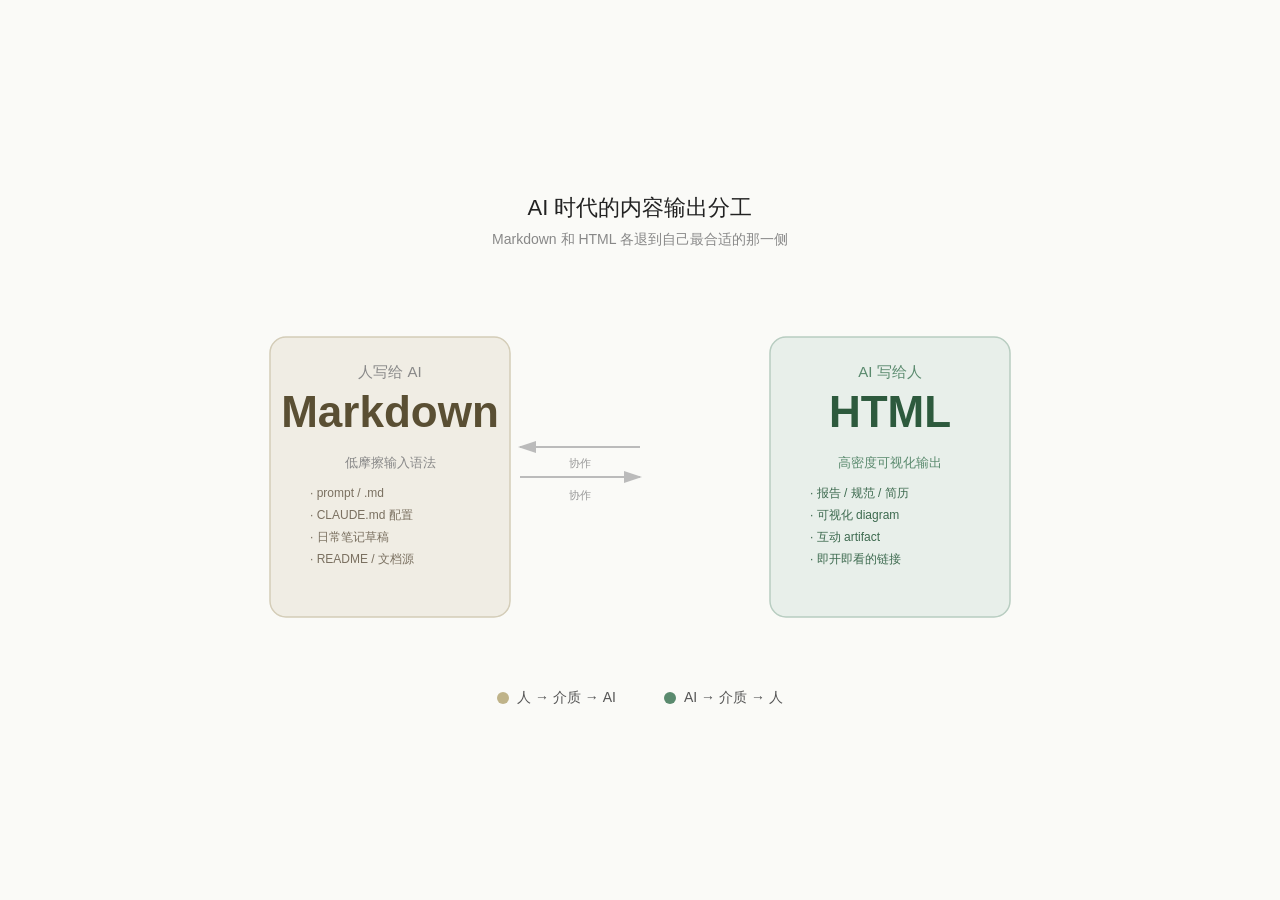
<file: demo-md-vs-html-diagram.html>
<!DOCTYPE html>
<html lang="zh-CN">
<head>
<meta charset="UTF-8">
<title>Markdown vs HTML 分工 · 配图 7</title>
<style>
  body { margin: 0; min-height: 100vh; display: flex; align-items: center; justify-content: center; background: #fafaf7; font-family: -apple-system, "PingFang SC", sans-serif; }
  .wrap { padding: 56px 48px; max-width: 920px; }
  .title { text-align: center; font-size: 22px; color: #222; margin-bottom: 8px; }
  .sub { text-align: center; color: #888; font-size: 14px; margin-bottom: 48px; }
  svg { display: block; margin: 0 auto; }
  .legend { display: flex; justify-content: center; gap: 48px; margin-top: 32px; font-size: 14px; color: #555; }
  .dot { display: inline-block; width: 12px; height: 12px; border-radius: 50%; vertical-align: middle; margin-right: 8px; }
</style>
</head>
<body>
<div class="wrap">
  <div class="title">AI 时代的内容输出分工</div>
  <div class="sub">Markdown 和 HTML 各退到自己最合适的那一侧</div>

  <svg width="820" height="360" viewBox="0 0 820 360" xmlns="http://www.w3.org/2000/svg">
    <!-- 左侧 人写给 AI -->
    <rect x="40" y="40" width="240" height="280" rx="16" fill="#f0ede4" stroke="#d4cdb8" stroke-width="1.5"/>
    <text x="160" y="80" text-anchor="middle" font-size="15" fill="#888" font-weight="500">人写给 AI</text>
    <text x="160" y="130" text-anchor="middle" font-size="44" font-weight="700" fill="#5a4f33">Markdown</text>
    <text x="160" y="170" text-anchor="middle" font-size="13" fill="#888">低摩擦输入语法</text>

    <g transform="translate(80, 200)">
      <text x="0" y="0" font-size="12" fill="#7a7060">· prompt / .md</text>
      <text x="0" y="22" font-size="12" fill="#7a7060">· CLAUDE.md 配置</text>
      <text x="0" y="44" font-size="12" fill="#7a7060">· 日常笔记草稿</text>
      <text x="0" y="66" font-size="12" fill="#7a7060">· README / 文档源</text>
    </g>

    <!-- 中间箭头 -->
    <g transform="translate(290, 180)">
      <line x1="0" y1="0" x2="120" y2="0" stroke="#bbb" stroke-width="2" marker-end="url(#arr)"/>
      <line x1="120" y1="-30" x2="0" y2="-30" stroke="#bbb" stroke-width="2" marker-end="url(#arr2)"/>
      <text x="60" y="-10" text-anchor="middle" font-size="11" fill="#999">协作</text>
      <text x="60" y="22" text-anchor="middle" font-size="11" fill="#999">协作</text>
    </g>

    <!-- 右侧 AI 写给人 -->
    <rect x="540" y="40" width="240" height="280" rx="16" fill="#e8efea" stroke="#b8cdc1" stroke-width="1.5"/>
    <text x="660" y="80" text-anchor="middle" font-size="15" fill="#5a8a6e" font-weight="500">AI 写给人</text>
    <text x="660" y="130" text-anchor="middle" font-size="44" font-weight="700" fill="#2d5a3d">HTML</text>
    <text x="660" y="170" text-anchor="middle" font-size="13" fill="#5a8a6e">高密度可视化输出</text>

    <g transform="translate(580, 200)">
      <text x="0" y="0" font-size="12" fill="#3d6a4f">· 报告 / 规范 / 简历</text>
      <text x="0" y="22" font-size="12" fill="#3d6a4f">· 可视化 diagram</text>
      <text x="0" y="44" font-size="12" fill="#3d6a4f">· 互动 artifact</text>
      <text x="0" y="66" font-size="12" fill="#3d6a4f">· 即开即看的链接</text>
    </g>

    <defs>
      <marker id="arr" markerWidth="10" markerHeight="10" refX="8" refY="3" orient="auto">
        <path d="M0,0 L0,6 L9,3 z" fill="#bbb"/>
      </marker>
      <marker id="arr2" markerWidth="10" markerHeight="10" refX="8" refY="3" orient="auto">
        <path d="M0,0 L0,6 L9,3 z" fill="#bbb"/>
      </marker>
    </defs>
  </svg>

  <div class="legend">
    <span><span class="dot" style="background:#bfb389;"></span>人 → 介质 → AI</span>
    <span><span class="dot" style="background:#5a8a6e;"></span>AI → 介质 → 人</span>
  </div>
</div>
</body>
</html>
</file>
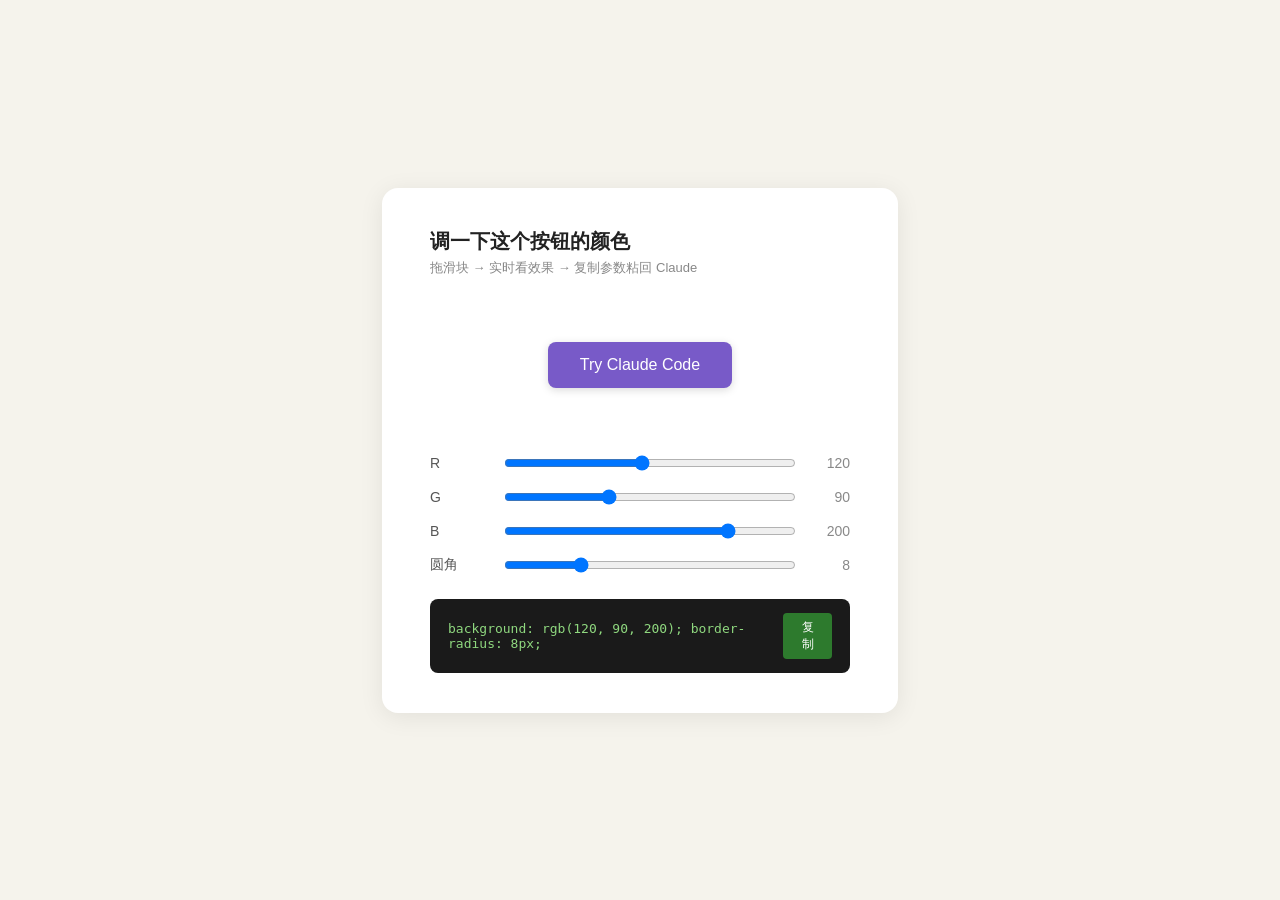
<file: demo-slider-artifact.html>
<!DOCTYPE html>
<html lang="zh-CN">
<head>
<meta charset="UTF-8">
<title>HTML Artifact Demo · 配图 6</title>
<style>
  body { margin: 0; min-height: 100vh; display: flex; align-items: center; justify-content: center; background: #f5f3ec; font-family: -apple-system, "PingFang SC", sans-serif; }
  .card { background: #fff; padding: 40px 48px; border-radius: 16px; box-shadow: 0 4px 24px rgba(0,0,0,.08); width: 420px; }
  h2 { margin: 0 0 4px; font-size: 20px; color: #222; }
  .sub { color: #888; font-size: 13px; margin-bottom: 28px; }
  .preview { height: 120px; border-radius: 12px; display: flex; align-items: center; justify-content: center; margin-bottom: 28px; transition: background .15s; }
  .preview button { padding: 14px 32px; border: none; border-radius: 8px; font-size: 16px; color: #fff; cursor: pointer; box-shadow: 0 2px 8px rgba(0,0,0,.15); }
  .row { display: flex; align-items: center; gap: 12px; margin-bottom: 14px; font-size: 14px; }
  .row label { width: 60px; color: #555; }
  .row input[type=range] { flex: 1; }
  .row .val { width: 40px; text-align: right; color: #888; font-variant-numeric: tabular-nums; }
  .out { background: #1a1a1a; color: #8fd87f; padding: 14px 18px; border-radius: 8px; font-family: "SF Mono", Menlo, monospace; font-size: 13px; margin-top: 24px; display: flex; justify-content: space-between; align-items: center; }
  .out code { background: none; }
  .copy { background: #2d7a2d; color: #fff; border: none; padding: 6px 14px; border-radius: 4px; cursor: pointer; font-size: 12px; }
  .copy:hover { background: #38a038; }
  .copy.ok { background: #555; }
</style>
</head>
<body>
<div class="card">
  <h2>调一下这个按钮的颜色</h2>
  <div class="sub">拖滑块 → 实时看效果 → 复制参数粘回 Claude</div>

  <div class="preview" id="preview">
    <button id="btn" style="background: rgb(120, 90, 200);">Try Claude Code</button>
  </div>

  <div class="row">
    <label>R</label>
    <input type="range" min="0" max="255" value="120" id="r">
    <div class="val" id="rv">120</div>
  </div>
  <div class="row">
    <label>G</label>
    <input type="range" min="0" max="255" value="90" id="g">
    <div class="val" id="gv">90</div>
  </div>
  <div class="row">
    <label>B</label>
    <input type="range" min="0" max="255" value="200" id="b">
    <div class="val" id="bv">200</div>
  </div>
  <div class="row">
    <label>圆角</label>
    <input type="range" min="0" max="32" value="8" id="rad">
    <div class="val" id="radv">8</div>
  </div>

  <div class="out">
    <code id="code">background: rgb(120, 90, 200); border-radius: 8px;</code>
    <button class="copy" id="copy">复制</button>
  </div>
</div>

<script>
  const $ = id => document.getElementById(id);
  function sync() {
    const r = $('r').value, g = $('g').value, b = $('b').value, rad = $('rad').value;
    $('rv').textContent = r; $('gv').textContent = g; $('bv').textContent = b; $('radv').textContent = rad;
    $('btn').style.background = `rgb(${r}, ${g}, ${b})`;
    $('btn').style.borderRadius = rad + 'px';
    $('code').textContent = `background: rgb(${r}, ${g}, ${b}); border-radius: ${rad}px;`;
  }
  ['r','g','b','rad'].forEach(id => $(id).addEventListener('input', sync));
  $('copy').addEventListener('click', () => {
    navigator.clipboard.writeText($('code').textContent);
    const btn = $('copy'); btn.textContent = '已复制 ✓'; btn.classList.add('ok');
    setTimeout(() => { btn.textContent = '复制'; btn.classList.remove('ok'); }, 1500);
  });
</script>
</body>
</html>
</file>
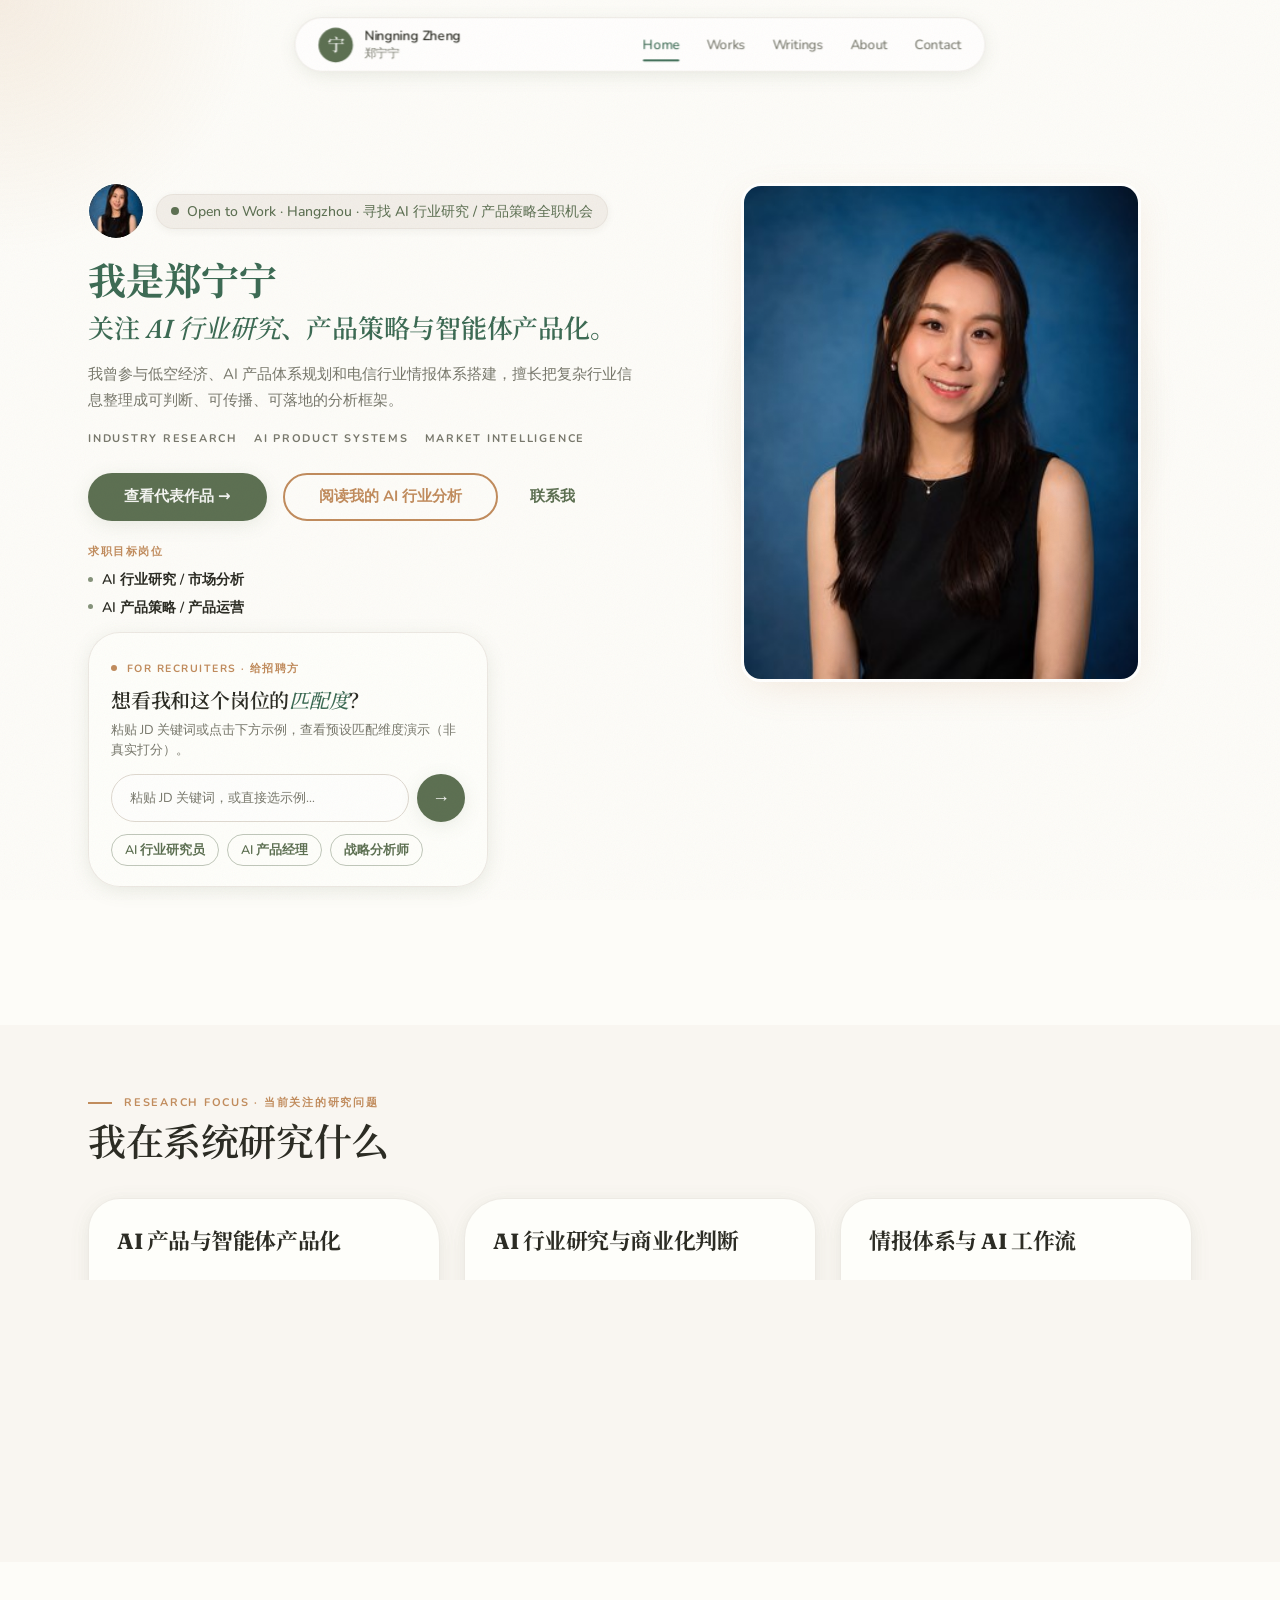
<file: indexV2.html>
<!DOCTYPE html>
<html lang="zh-CN">
<head>
  <meta charset="UTF-8">
  <meta name="viewport" content="width=device-width, initial-scale=1.0">
  <title>郑宁宁｜AI 行业研究与产品策略作品集</title>
  <meta name="description" content="郑宁宁，关注 AI 行业研究、产品策略与智能体产品化。展示研究方向、代表项目与 AI 行业分析。">

  <link rel="preconnect" href="https://fonts.googleapis.com">
  <link rel="preconnect" href="https://fonts.gstatic.com" crossorigin>
  <link href="https://fonts.googleapis.com/css2?family=Fraunces:ital,opsz,wght@0,9..144,400;0,9..144,600;0,9..144,700;1,9..144,400;1,9..144,600&family=Nunito:wght@400;500;600;700&family=Noto+Serif+SC:wght@400;500;600;700&display=swap" rel="stylesheet">

  <style>
    /* 本站：静态 HTML + CSS（无 Tailwind）。颜色保留原 v2 token，并叠加 Organic 设计系统 DNA。 */
    :root {
      --bg-primary: #fdfcf8;
      --bg-secondary: #f5f0e3;
      --bg-paper: #fefefa;
      --ink: #2c2c24;
      --muted: #78786c;
      --moss: #5d7052;
      --moss-deep: #3d6b54;
      --rust: #c18c5d;
      --amber: #d4a574;
      --line: #ded8cf;
      --line-strong: #cfc5b7;

      --ds-primary-fg: #f3f4f1;
      --ds-accent: #e6dccd;
      --ds-accent-fg: #4a4a40;
      --ds-muted-bg: #f0ebe5;

      --r-pill: 999px;
      --r-card-lg: 32px;
      --r-card: 18px;
      --r-sm: 12px;
      --r-img: 20px;

      --shadow-soft: 0 4px 20px -2px rgba(93, 112, 82, 0.15);
      --shadow-float: 0 10px 40px -10px rgba(193, 140, 93, 0.2);
      --shadow-sm: 0 2px 8px rgba(44, 44, 36, 0.06);
      --shadow-md: var(--shadow-soft);
      --shadow-lg: 0 12px 36px -8px rgba(93, 112, 82, 0.18);
      --shadow-hover: 0 20px 40px -10px rgba(93, 112, 82, 0.15);

      --font-display: "Fraunces", "Noto Serif SC", "Songti SC", serif;
      --font-body: "Nunito", "PingFang SC", -apple-system, system-ui, sans-serif;
      --font-mono: "JetBrains Mono", ui-monospace, monospace;

      --container-max: 1200px;
      --container-pad-x: clamp(24px, 4vw, 48px);
      --ink-85: rgba(44, 44, 36, 0.85);
    }

    *,
    *::before,
    *::after {
      box-sizing: border-box;
    }

    html {
      scroll-behavior: smooth;
    }

    /* Organic：全局纸张颗粒（multiply · 低透明度） */
    html::before {
      content: "";
      position: fixed;
      inset: 0;
      z-index: 1;
      pointer-events: none;
      opacity: 0.045;
      mix-blend-mode: multiply;
      background-image: url("data:image/svg+xml,%3Csvg xmlns='http://www.w3.org/2000/svg' viewBox='0 0 256 256'%3E%3Cfilter id='n'%3E%3CfeTurbulence type='fractalNoise' baseFrequency='0.9' numOctaves='4' stitchTiles='stitch'/%3E%3C/filter%3E%3Crect width='100%25' height='100%25' filter='url(%23n)'/%3E%3C/svg%3E");
      background-size: 256px 256px;
    }

    body {
      margin: 0;
      position: relative;
      isolation: isolate;
      background-color: var(--bg-primary);
      color: var(--ink);
      font-family: var(--font-body);
      font-size: 16px;
      line-height: 1.65;
      font-weight: 400;
      -webkit-font-smoothing: antialiased;
    }

    img {
      max-width: 100%;
      height: auto;
      display: block;
    }

    a {
      color: inherit;
      text-decoration: none;
    }

    .container {
      max-width: var(--container-max);
      margin-left: auto;
      margin-right: auto;
      padding-left: var(--container-pad-x);
      padding-right: var(--container-pad-x);
    }

    /* ========== C0 · 全站导航胶囊 §1.4 ========== */
    .site-nav-wrap {
      position: sticky;
      top: 16px;
      z-index: 120;
      display: flex;
      justify-content: center;
      padding: 0 var(--container-pad-x);
      pointer-events: none;
    }

    .site-nav-wrap > * {
      pointer-events: auto;
    }

    .site-nav {
      display: flex;
      align-items: center;
      justify-content: space-between;
      width: 100%;
      max-width: min(720px, 92vw);
      min-height: 56px;
      padding: 8px 24px;
      border-radius: var(--r-pill);
      background: rgba(255, 255, 255, 0.72);
      backdrop-filter: blur(16px) saturate(160%);
      -webkit-backdrop-filter: blur(16px) saturate(160%);
      box-shadow: var(--shadow-soft);
      border: 1px solid rgba(222, 216, 207, 0.5);
      transition: transform 300ms cubic-bezier(0.2, 0.8, 0.2, 1);
    }

    .site-nav--at-top {
      transform: scale(0.96);
    }

    .site-nav__brand {
      display: flex;
      align-items: center;
      gap: 12px;
    }

    .site-nav__logo {
      width: 36px;
      height: 36px;
      border-radius: 50%;
      background: var(--moss);
      color: var(--ds-primary-fg);
      font-family: var(--font-display);
      font-size: 18px;
      font-weight: 600;
      line-height: 36px;
      text-align: center;
      flex-shrink: 0;
    }

    .site-nav__names span {
      display: block;
    }

    .site-nav__names span:first-child {
      font-size: 14px;
      font-weight: 600;
      color: var(--ink);
      line-height: 1.2;
    }

    .site-nav__names span:last-child {
      font-size: 12px;
      font-weight: 400;
      color: var(--muted);
      line-height: 1.2;
      margin-top: 2px;
    }

    .site-nav__links {
      display: flex;
      align-items: center;
      gap: 28px;
    }

    .site-nav__links a {
      font-size: 14px;
      font-weight: 500;
      color: var(--muted);
      position: relative;
      padding: 8px 0;
      transition: color 300ms ease;
    }

    .site-nav__links a:focus-visible {
      outline: 2px solid rgba(93, 112, 82, 0.35);
      outline-offset: 4px;
      border-radius: 4px;
    }

    .site-nav__links a:hover {
      color: var(--ink);
      text-decoration: underline;
      text-underline-offset: 4px;
    }

    .site-nav__links a.is-active {
      color: var(--moss-deep);
    }

    .site-nav__links a.is-active::after {
      content: "";
      position: absolute;
      left: 0;
      right: 0;
      bottom: 2px;
      height: 2px;
      background: var(--moss-deep);
      border-radius: 1px;
    }

    .site-nav__toggle {
      display: none;
      width: 44px;
      height: 44px;
      align-items: center;
      justify-content: center;
      border: none;
      background: transparent;
      color: var(--ink);
      cursor: pointer;
      border-radius: var(--r-pill);
    }

    .site-nav__toggle:focus-visible {
      outline: 2px solid var(--moss);
      outline-offset: 2px;
    }

    @media (max-width: 767px) {
      .site-nav__links {
        display: none;
        position: absolute;
        top: calc(100% + 8px);
        left: 0;
        right: 0;
        flex-direction: column;
        align-items: stretch;
        gap: 0;
        padding: 12px 0;
        border-radius: var(--r-card-lg);
        background: rgba(255, 255, 255, 0.96);
        box-shadow: var(--shadow-soft);
        border: 1px solid rgba(222, 216, 207, 0.5);
      }

      .site-nav--open .site-nav__links {
        display: flex;
      }

      .site-nav__links a {
        padding: 14px 20px;
      }

      .site-nav__toggle {
        display: flex;
      }

      .site-nav {
        position: relative;
      }
    }

    /* ========== §3.1 Hero ========== */
    .hero {
      position: relative;
      z-index: 2;
      padding-top: clamp(96px, 14vh, 160px);
      padding-bottom: clamp(96px, 14vh, 160px);
      scroll-margin-top: 96px;
      /* 与右侧职业照同宽上限，供 JD 模块对齐 */
      --hero-visual-max: min(400px, 100%);
    }

    .hero__grid {
      display: grid;
      grid-template-columns: minmax(0, 1.05fr) minmax(0, 0.95fr);
      align-items: stretch;
      gap: clamp(28px, 4vw, 48px);
    }

    .hero__left {
      min-width: 0;
      display: flex;
      flex-direction: column;
      min-height: 100%;
    }

    .hero__row-top {
      display: flex;
      align-items: center;
      gap: 12px;
      margin-bottom: 16px;
    }

    /* C1 · Status Chip */
    .status-chip {
      display: inline-flex;
      align-items: center;
      gap: 8px;
      padding: 6px 14px;
      border-radius: var(--r-pill);
      background-color: rgba(240, 235, 229, 0.85);
      color: var(--moss);
      font-family: var(--font-body);
      font-size: 14px;
      line-height: 1.5;
      font-weight: 500;
      box-shadow: var(--shadow-sm);
      border: 1px solid rgba(222, 216, 207, 0.45);
    }

    .status-chip__dot {
      width: 8px;
      height: 8px;
      border-radius: 50%;
      background-color: var(--moss);
      flex-shrink: 0;
      animation: pulse 2.4s ease-in-out infinite;
    }

    @keyframes pulse {
      0%, 100% { opacity: 1; }
      50% { opacity: 0.45; }
    }

    .hero__avatar {
      width: 56px;
      height: 56px;
      border-radius: 50%;
      object-fit: cover;
      border: 1.5px solid var(--bg-paper);
      flex-shrink: 0;
    }

    /* Hero 主标题：双行（参考截图 · 整体比 v2.4 再缩小） */
    .hero__title {
      margin: 0 0 14px;
      font-family: "Noto Serif SC", "Songti SC", serif;
      letter-spacing: -0.01em;
      color: var(--moss-deep);
    }

    .hero__title-l1 {
      display: block;
      font-size: clamp(26px, 3vw, 38px);
      line-height: 1.25;
      font-weight: 700;
    }

    .hero__title-l2 {
      display: block;
      margin-top: 6px;
      font-size: clamp(18px, 2.2vw, 26px);
      line-height: 1.35;
      font-weight: 600;
      color: var(--moss-deep);
    }

    .hero__title-l2 em {
      font-family: "Fraunces", "Noto Serif SC", serif;
      font-style: italic;
      font-weight: 500;
      color: var(--moss-deep);
    }

    /* Lead 17px · ink 85% */
    .hero__subtitle {
      margin: 0 0 20px;
      max-width: 640px;
      font-family: var(--font-body);
      font-size: 15px;
      line-height: 1.75;
      font-weight: 400;
      color: var(--muted);
    }

    /* 三标签：C3 规格 + --muted + 0.16em */
    .hero__tags {
      display: flex;
      flex-wrap: wrap;
      align-items: center;
      gap: 16px;
      margin-bottom: 28px;
      font-family: var(--font-body);
      font-size: 11px;
      line-height: 1;
      font-weight: 700;
      letter-spacing: 0.16em;
      text-transform: uppercase;
      color: var(--muted);
    }

    .hero__cta-row {
      display: flex;
      flex-wrap: wrap;
      align-items: center;
      gap: 12px 16px;
    }

    /* C2 · Pill Button */
    .btn {
      display: inline-flex;
      align-items: center;
      justify-content: center;
      min-height: 48px;
      padding: 0 36px;
      border-radius: var(--r-pill);
      font-family: var(--font-body);
      font-size: 15px;
      line-height: 1;
      font-weight: 700;
      cursor: pointer;
      border: none;
      transition: transform 300ms cubic-bezier(0.2, 0.8, 0.2, 1),
                  box-shadow 300ms cubic-bezier(0.2, 0.8, 0.2, 1);
    }

    .btn--primary {
      background-color: var(--moss);
      color: var(--ds-primary-fg);
      box-shadow: var(--shadow-soft);
    }

    .btn--secondary {
      background-color: transparent;
      color: var(--rust);
      border: 2px solid var(--rust);
      padding: 0 calc(36px - 2px);
      box-shadow: none;
    }

    .btn:hover {
      transform: scale(1.03);
      box-shadow: 0 6px 24px -4px rgba(93, 112, 82, 0.25);
    }

    .btn:active {
      transform: scale(0.97);
    }

    .btn--secondary:hover {
      box-shadow: var(--shadow-float);
    }

    /* C2 Tertiary */
    .hero__cta-link {
      font-family: var(--font-body);
      font-size: 15px;
      font-weight: 700;
      color: var(--moss);
      text-decoration: none;
      border-radius: var(--r-pill);
      padding: 12px 16px;
      transition: background-color 300ms ease, color 300ms ease;
    }

    .hero__cta-link:hover {
      background-color: rgba(93, 112, 82, 0.1);
      color: var(--moss-deep);
    }

    .hero__cta-link:focus-visible {
      outline: 2px solid rgba(93, 112, 82, 0.35);
      outline-offset: 4px;
    }

    .hero__visual {
      position: relative;
      display: flex;
      flex-direction: column;
      justify-content: flex-start;
      align-items: center;
      justify-self: stretch;
      width: 100%;
    }

    .hero__glow {
      position: absolute;
      width: 480px;
      height: 480px;
      border-radius: 50%;
      background: radial-gradient(circle, rgba(93, 112, 82, 0.16) 0%, transparent 70%);
      pointer-events: none;
      animation: float 6s ease-in-out infinite;
    }

    @keyframes float {
      0%, 100% { transform: translateY(0); }
      50% { transform: translateY(-8px); }
    }

    /* 职业照：保持接近原图比例的长方形 + 统一圆角（非椭圆 / 非 blob） */
    .hero__photo-frame {
      position: relative;
      z-index: 1;
      width: 100%;
      max-width: var(--hero-visual-max);
      border-radius: var(--r-img);
      overflow: hidden;
      box-shadow: var(--shadow-float);
      line-height: 0;
      border: 3px solid rgba(255, 255, 255, 0.85);
    }

    .hero__photo {
      display: block;
      width: 100%;
      height: auto;
      vertical-align: top;
    }

    @keyframes fadeUp {
      from {
        opacity: 0;
        transform: translateY(16px);
      }
      to {
        opacity: 1;
        transform: translateY(0);
      }
    }

    .anim {
      opacity: 0;
      animation: fadeUp 600ms cubic-bezier(0.2, 0.8, 0.2, 1) forwards;
    }

    .anim--chip { animation-delay: 0.1s; }
    .anim--avatar { animation-delay: 0.15s; }
    .anim--h1 { animation-delay: 0.25s; }
    .anim--sub { animation-delay: 0.4s; }
    .anim--tags { animation-delay: 0.5s; }
    .anim--cta { animation-delay: 0.6s; }
    .anim--visual { animation-delay: 0.3s; }
    .anim--jd-target { animation-delay: 0.68s; }
    .anim--jd { animation-delay: 0.76s; }

    /* 求职目标 + JD Match：宽度与职业照一致；底部伸缩条与右栏等高 */
    .hero__trail {
      flex: 1 1 auto;
      min-height: 12px;
    }

    .hero__targets {
      margin-top: 22px;
      width: 100%;
      max-width: var(--hero-visual-max);
    }

    .hero__targets-label {
      margin: 0 0 8px;
      font-family: var(--font-body);
      font-size: 11px;
      font-weight: 700;
      letter-spacing: 0.14em;
      text-transform: uppercase;
      color: var(--rust);
    }

    .hero__targets-list {
      margin: 0;
      padding: 0;
      list-style: none;
      font-family: var(--font-body);
      font-size: 14px;
      line-height: 1.55;
      font-weight: 600;
      color: var(--ink);
    }

    .hero__targets-list li {
      position: relative;
      padding-left: 14px;
      margin-bottom: 6px;
    }

    .hero__targets-list li:last-child {
      margin-bottom: 0;
    }

    .hero__targets-list li::before {
      content: "";
      position: absolute;
      left: 0;
      top: 0.55em;
      width: 5px;
      height: 5px;
      border-radius: 50%;
      background: var(--moss);
      opacity: 0.75;
    }

    .jd-match {
      margin-top: 14px;
      width: 100%;
      max-width: var(--hero-visual-max);
      padding: 20px 22px;
      background: rgba(254, 254, 250, 0.92);
      border: 1px solid rgba(222, 216, 207, 0.55);
      border-radius: var(--r-card-lg);
      box-shadow: var(--shadow-soft);
    }

    .jd-match-eyebrow {
      display: inline-flex;
      align-items: center;
      gap: 10px;
      font-size: 10.5px;
      font-weight: 700;
      text-transform: uppercase;
      letter-spacing: 0.14em;
      color: var(--rust);
      margin-bottom: 10px;
      font-family: var(--font-body);
    }

    .jd-match-eyebrow span {
      width: 6px;
      height: 6px;
      border-radius: 50%;
      background: var(--rust);
      animation: pulse 2s ease-in-out infinite;
    }

    .jd-match-title {
      font-family: var(--font-display);
      font-size: clamp(1.05rem, 0.35rem + 1.8vw, 1.25rem);
      font-weight: 600;
      line-height: 1.35;
      letter-spacing: -0.01em;
      color: var(--ink);
      margin: 0 0 6px;
    }

    .jd-match-title em {
      font-style: italic;
      font-weight: 500;
      color: var(--moss-deep);
    }

    .jd-match-subtitle {
      font-size: 13px;
      line-height: 1.55;
      color: var(--muted);
      margin: 0 0 14px;
      font-family: var(--font-body);
    }

    .jd-match-row {
      display: flex;
      gap: 8px;
      margin-bottom: 12px;
    }

    .jd-match-input {
      flex: 1;
      min-width: 0;
      min-height: 48px;
      padding: 0 18px;
      font-family: var(--font-body);
      font-size: 13px;
      background: rgba(255, 255, 255, 0.55);
      border: 1px solid var(--line);
      border-radius: var(--r-pill);
      color: var(--ink);
      transition: border-color 200ms ease, box-shadow 200ms ease, background 200ms ease;
    }

    .jd-match-input:focus {
      outline: none;
      border-color: var(--moss);
      background: var(--bg-primary);
      box-shadow: 0 0 0 3px rgba(93, 112, 82, 0.12);
    }

    .jd-match-input::placeholder {
      color: var(--muted);
    }

    .jd-match-submit {
      width: 48px;
      height: 48px;
      border-radius: 50%;
      background: var(--moss);
      color: var(--ds-primary-fg);
      border: none;
      font-size: 18px;
      cursor: pointer;
      flex-shrink: 0;
      display: flex;
      align-items: center;
      justify-content: center;
      box-shadow: var(--shadow-soft);
      transition: transform 300ms cubic-bezier(0.2, 0.8, 0.2, 1),
                  background 200ms ease,
                  box-shadow 200ms ease;
    }

    .jd-match-submit:hover {
      background: var(--moss-deep);
      transform: translateY(-2px);
      box-shadow: 0 6px 24px -4px rgba(93, 112, 82, 0.22);
    }

    .jd-match-submit:focus-visible {
      outline: 2px solid rgba(93, 112, 82, 0.35);
      outline-offset: 3px;
    }

    .jd-match-examples {
      display: flex;
      gap: 8px;
      flex-wrap: wrap;
    }

    .jd-example {
      padding: 6px 13px;
      font-size: 12.5px;
      font-family: var(--font-body);
      font-weight: 600;
      background: transparent;
      color: var(--moss);
      border: 1px solid rgba(93, 112, 82, 0.38);
      border-radius: var(--r-pill);
      cursor: pointer;
      transition: background 200ms ease, color 200ms ease, border-color 200ms ease,
                  transform 200ms ease;
    }

    .jd-example:hover {
      background: var(--moss);
      color: var(--ds-primary-fg);
      border-color: var(--moss);
      transform: translateY(-1px);
    }

    .jd-example:focus-visible {
      outline: 2px solid rgba(93, 112, 82, 0.35);
      outline-offset: 2px;
    }

    /* JD 匹配报告弹窗 */
    .jd-modal {
      position: fixed;
      inset: 0;
      z-index: 500;
      display: none;
      align-items: center;
      justify-content: center;
      padding: 24px;
    }

    .jd-modal.open {
      display: flex;
    }

    .jd-modal-backdrop {
      position: absolute;
      inset: 0;
      background: rgba(44, 44, 36, 0.42);
      backdrop-filter: blur(8px);
      -webkit-backdrop-filter: blur(8px);
    }

    .jd-modal-panel {
      position: relative;
      max-width: 720px;
      width: 100%;
      max-height: 88vh;
      overflow-y: auto;
      background: var(--bg-paper);
      border-radius: var(--r-card-lg);
      box-shadow: 0 32px 80px rgba(44, 44, 36, 0.22);
      padding: 44px 40px 36px;
      border: 1px solid rgba(222, 216, 207, 0.5);
    }

    .jd-modal-close {
      position: absolute;
      top: 16px;
      right: 16px;
      width: 40px;
      height: 40px;
      border-radius: 50%;
      background: transparent;
      border: none;
      font-size: 22px;
      cursor: pointer;
      color: var(--muted);
      display: flex;
      align-items: center;
      justify-content: center;
      transition: background 200ms ease, color 200ms ease;
      line-height: 1;
    }

    .jd-modal-close:hover {
      background: var(--ds-muted-bg);
      color: var(--ink);
    }

    .jd-modal-close:focus-visible {
      outline: 2px solid rgba(93, 112, 82, 0.35);
      outline-offset: 2px;
    }

    .jd-modal-eyebrow {
      display: inline-flex;
      align-items: center;
      gap: 12px;
      font-size: 11px;
      font-weight: 700;
      text-transform: uppercase;
      letter-spacing: 0.14em;
      color: var(--rust);
      margin-bottom: 10px;
      font-family: var(--font-body);
    }

    .jd-modal-eyebrow::before {
      content: "";
      width: 24px;
      height: 2px;
      background: var(--rust);
    }

    .jd-modal-title {
      font-family: var(--font-display);
      font-size: clamp(1.25rem, 0.5rem + 2vw, 1.75rem);
      font-weight: 600;
      line-height: 1.3;
      letter-spacing: -0.01em;
      color: var(--ink);
      margin: 0 0 24px;
    }

    .jd-modal-title em {
      font-style: italic;
      color: var(--moss-deep);
      font-weight: 500;
    }

    .jd-modal-score-row {
      display: flex;
      align-items: center;
      gap: 22px;
      padding: 22px;
      background: linear-gradient(135deg, rgba(93, 112, 82, 0.1), rgba(212, 165, 116, 0.08));
      border-radius: var(--r-card);
      margin-bottom: 28px;
    }

    .jd-modal-score-circle {
      width: 92px;
      height: 92px;
      border-radius: 50%;
      background: var(--bg-paper);
      display: flex;
      flex-direction: column;
      align-items: center;
      justify-content: center;
      box-shadow: var(--shadow-soft);
      flex-shrink: 0;
    }

    .jd-modal-score-num {
      font-family: var(--font-display);
      font-size: 36px;
      font-weight: 600;
      color: var(--moss-deep);
      line-height: 1;
    }

    .jd-modal-score-label {
      font-size: 11px;
      color: var(--muted);
      margin-top: 4px;
      letter-spacing: 0.08em;
    }

    .jd-modal-score-text {
      flex: 1;
      min-width: 0;
    }

    .jd-modal-score-eyebrow {
      font-size: 11px;
      font-weight: 700;
      text-transform: uppercase;
      letter-spacing: 0.14em;
      color: var(--muted);
      margin-bottom: 6px;
    }

    .jd-modal-score-verdict {
      font-family: var(--font-display);
      font-size: 20px;
      font-weight: 600;
      color: var(--ink);
    }

    .jd-modal-section {
      margin-bottom: 24px;
    }

    .jd-modal-h3 {
      font-family: var(--font-display);
      font-size: 15px;
      font-weight: 600;
      color: var(--ink);
      margin: 0 0 12px;
      display: flex;
      align-items: center;
      gap: 10px;
    }

    .jd-modal-h3::before {
      content: "";
      width: 3px;
      height: 14px;
      background: var(--moss);
      border-radius: 2px;
    }

    .jd-matrix {
      display: flex;
      flex-direction: column;
      gap: 12px;
    }

    .jd-matrix-row {
      display: grid;
      grid-template-columns: minmax(0, 150px) 1fr 44px;
      gap: 12px 16px;
      align-items: center;
    }

    .jd-matrix-label {
      font-size: 13px;
      color: var(--ink);
      font-family: var(--font-body);
    }

    .jd-matrix-bar {
      height: 8px;
      background: var(--line);
      border-radius: 4px;
      overflow: hidden;
    }

    .jd-matrix-bar-fill {
      height: 100%;
      background: linear-gradient(90deg, var(--moss), var(--moss-deep));
      border-radius: 4px;
      width: 0%;
      transition: width 900ms cubic-bezier(0.2, 0.8, 0.2, 1);
    }

    .jd-matrix-score {
      font-family: var(--font-display);
      font-size: 14px;
      font-weight: 600;
      color: var(--moss-deep);
      text-align: right;
    }

    .jd-highlights {
      list-style: none;
      margin: 0;
      padding: 0;
      display: flex;
      flex-direction: column;
      gap: 10px;
    }

    .jd-highlights li {
      font-size: 13.5px;
      line-height: 1.65;
      color: var(--ink);
      padding: 11px 14px;
      background: rgba(93, 112, 82, 0.06);
      border-left: 3px solid var(--moss);
      border-radius: 0 var(--r-sm) var(--r-sm) 0;
      font-family: var(--font-body);
    }

    .jd-highlights li strong {
      color: var(--moss-deep);
      font-weight: 600;
    }

    .jd-summary {
      font-size: 14px;
      line-height: 1.7;
      color: var(--ink-85);
      margin: 0;
      font-family: var(--font-body);
    }

    .jd-modal-footer {
      margin-top: 24px;
      padding-top: 18px;
      border-top: 1px solid var(--line);
    }

    .jd-modal-footer p {
      font-size: 12.5px;
      line-height: 1.65;
      color: var(--muted);
      margin: 0;
      font-family: var(--font-body);
    }

    .jd-modal-footer a {
      color: var(--moss);
      text-decoration: underline;
      text-underline-offset: 3px;
      font-weight: 600;
    }

    @media (max-width: 640px) {
      .jd-modal-panel {
        padding: 36px 22px 28px;
      }

      .jd-modal-score-row {
        flex-direction: column;
        text-align: center;
        gap: 14px;
        padding: 18px;
      }

      .jd-matrix-row {
        grid-template-columns: minmax(0, 100px) 1fr 36px;
        gap: 8px 10px;
      }

      .jd-matrix-label,
      .jd-matrix-score {
        font-size: 12px;
      }
    }

    /* ========== §3.2 Research Focus ========== */
    .research {
      position: relative;
      z-index: 2;
      padding-top: clamp(64px, 8vh, 96px);
      padding-bottom: clamp(64px, 8vh, 96px);
      scroll-margin-top: 96px;
      background: rgba(240, 235, 229, 0.35);
    }

    .section-head {
      margin-bottom: 32px;
    }

    .eyebrow {
      display: flex;
      align-items: center;
      gap: 12px;
      margin: 0 0 12px;
      font-family: var(--font-body);
      font-size: 11px;
      line-height: 1;
      font-weight: 700;
      letter-spacing: 0.16em;
      text-transform: uppercase;
      color: var(--rust);
    }

    .eyebrow::before {
      content: "";
      width: 24px;
      height: 2px;
      background-color: currentColor;
      flex-shrink: 0;
    }

    /* Section h2：Organic 主标题感（Fraunces 600） */
    .section-head h2 {
      margin: 0;
      font-family: var(--font-display);
      font-size: clamp(26px, 3.2vw, 38px);
      line-height: 1.2;
      font-weight: 600;
      letter-spacing: -0.01em;
      color: var(--ink);
    }

    .research__grid {
      display: grid;
      grid-template-columns: repeat(3, 1fr);
      gap: 24px;
      align-items: stretch;
    }

    .focus-card {
      position: relative;
      display: flex;
      flex-direction: column;
      height: 100%;
      padding: 28px;
      background-color: var(--bg-paper);
      border: 1px solid rgba(222, 216, 207, 0.5);
      box-shadow: var(--shadow-soft);
      transition: transform 400ms cubic-bezier(0.2, 0.8, 0.2, 1),
                  box-shadow 400ms cubic-bezier(0.2, 0.8, 0.2, 1);
    }

    .focus-card:nth-child(1) {
      border-radius: 2rem 2.75rem 2rem 2.25rem;
    }

    .focus-card:nth-child(2) {
      border-radius: 2.5rem 2rem 2.35rem 2.1rem;
    }

    .focus-card:nth-child(3) {
      border-radius: 2rem 2.2rem 2.85rem 2.15rem;
    }

    .focus-card:hover {
      transform: translateY(-4px) rotate(0.4deg);
      box-shadow: var(--shadow-hover);
    }

    .focus-card h3 {
      flex-shrink: 0;
      margin: 0 0 10px;
      font-family: var(--font-display);
      font-size: clamp(1.125rem, 0.55rem + 1.35vw, 1.375rem);
      line-height: 1.32;
      font-weight: 700;
      letter-spacing: -0.02em;
      color: var(--ink);
      min-height: calc(1.32em * 3);
    }

    .focus-card__body {
      flex: 1 1 auto;
      display: flex;
      flex-direction: column;
      min-height: 0;
    }

    .focus-card__body p {
      margin: 0;
      font-family: var(--font-body);
      font-size: 13px;
      line-height: 1.65;
      font-weight: 400;
      color: var(--muted);
    }

    .focus-card__tags {
      flex-shrink: 0;
      display: flex;
      flex-wrap: wrap;
      gap: 6px;
      margin-top: 16px;
    }

    .focus-card__tag {
      display: inline-block;
      padding: 5px 11px;
      border-radius: var(--r-pill);
      font-family: var(--font-body);
      font-size: 11.5px;
      line-height: 1.35;
      font-weight: 600;
      color: var(--ds-accent-fg);
      background-color: var(--ds-accent);
    }

    /* ========== §3.4 代表作品（双卡 · 栅格对齐） ========== */
    .works-preview {
      position: relative;
      z-index: 2;
      padding-top: clamp(64px, 8vh, 96px);
      padding-bottom: clamp(64px, 8vh, 96px);
      scroll-margin-top: 96px;
      background-color: var(--bg-primary);
    }

    .work-card-grid {
      display: grid;
      grid-template-columns: repeat(2, minmax(0, 1fr));
      gap: 24px;
      align-items: stretch;
    }

    .work-card {
      display: flex;
      flex-direction: column;
      height: 100%;
      padding: 24px 26px 22px;
      background-color: var(--bg-paper);
      border: 1px solid rgba(222, 216, 207, 0.5);
      box-shadow: var(--shadow-soft);
      border-radius: 2.25rem 0.85rem 2.25rem 0.85rem;
      transition: transform 400ms cubic-bezier(0.2, 0.8, 0.2, 1),
                  box-shadow 400ms cubic-bezier(0.2, 0.8, 0.2, 1);
    }

    .work-card:nth-child(2) {
      border-radius: 0.85rem 2.25rem 0.85rem 2.25rem;
    }

    .work-card:hover {
      transform: translateY(-3px);
      box-shadow: var(--shadow-hover);
    }

    .work-card__cat {
      flex-shrink: 0;
      align-self: flex-start;
      margin: 0 0 10px;
      padding: 5px 11px;
      border-radius: var(--r-pill);
      font-family: var(--font-body);
      font-size: 11px;
      font-weight: 700;
      letter-spacing: 0.04em;
      color: var(--muted);
      background: rgba(240, 235, 229, 0.65);
      border: 1px solid rgba(222, 216, 207, 0.45);
    }

    .work-card__title {
      flex-shrink: 0;
      margin: 0 0 10px;
      font-family: var(--font-body);
      font-size: 1.0625rem;
      line-height: 1.35;
      font-weight: 700;
      color: var(--ink);
      min-height: calc(1.35em * 3);
    }

    .work-card__body {
      flex: 1 1 auto;
      display: flex;
      flex-direction: column;
      min-height: 0;
    }

    .work-card__body p {
      margin: 0;
      font-family: var(--font-body);
      font-size: 13px;
      line-height: 1.65;
      font-weight: 400;
      color: var(--muted);
    }

    .work-card__tags {
      flex-shrink: 0;
      display: flex;
      flex-wrap: wrap;
      gap: 6px;
      margin-top: 14px;
    }

    .work-card__tag {
      display: inline-block;
      padding: 5px 11px;
      border-radius: var(--r-pill);
      font-family: var(--font-body);
      font-size: 11.5px;
      line-height: 1.35;
      font-weight: 600;
      color: var(--ds-accent-fg);
      background-color: var(--ds-accent);
    }

    .work-card__outcome {
      flex-shrink: 0;
      margin-top: 14px;
      padding: 12px 14px 12px 16px;
      border-left: 4px solid var(--moss);
      border-radius: 0 var(--r-sm) var(--r-sm) 0;
      font-family: var(--font-body);
      font-size: 12.5px;
      line-height: 1.55;
      color: var(--ink-85);
      background: rgba(93, 112, 82, 0.06);
    }

    .work-card__outcome strong {
      color: var(--moss-deep);
      font-weight: 700;
    }

    /* 占位：供导航锚点与滚动高亮（后续板块替换） */
    .nav-stub {
      height: 1px;
      scroll-margin-top: 100px;
      pointer-events: none;
    }

    @media (max-width: 900px) {
      .hero__grid {
        grid-template-columns: 1fr;
      }

      .hero__visual {
        justify-self: center;
        order: 1;
        min-height: 0;
      }

      .hero__photo-frame {
        max-width: min(360px, 88vw);
      }

      .hero__photo {
        max-height: 70vh;
        width: 100%;
        height: auto;
        object-fit: contain;
      }

      .hero__left {
        order: 0;
      }

      .research__grid {
        grid-template-columns: 1fr;
      }

      .focus-card h3 {
        min-height: 0;
      }

      .work-card-grid {
        grid-template-columns: 1fr;
      }

      .work-card__title {
        min-height: 0;
      }
    }
  </style>
</head>
<body>

  <div class="site-nav-wrap">
    <nav class="site-nav" id="site-nav" aria-label="全站导航">
      <div class="site-nav__brand">
        <div class="site-nav__logo" aria-hidden="true">宁</div>
        <div class="site-nav__names">
          <span>Ningning Zheng</span>
          <span>郑宁宁</span>
        </div>
      </div>
      <button type="button" class="site-nav__toggle" id="nav-toggle" aria-expanded="false" aria-controls="nav-links" aria-label="打开菜单">
        <svg width="22" height="22" viewBox="0 0 24 24" fill="none" stroke="currentColor" stroke-width="2" aria-hidden="true">
          <path d="M4 6h16M4 12h16M4 18h16"/>
        </svg>
      </button>
      <div class="site-nav__links" id="nav-links">
        <a href="#home" data-nav="home">Home</a>
        <a href="#works" data-nav="works">Works</a>
        <a href="#writing" data-nav="writing">Writings</a>
        <a href="#about" data-nav="about">About</a>
        <a href="#contact" data-nav="contact">Contact</a>
      </div>
    </nav>
  </div>

  <section class="hero" id="home" aria-label="首屏介绍">
    <div class="container hero__grid">
      <div class="hero__left">
        <div class="hero__row-top">
          <img class="hero__avatar anim anim--avatar" src="./profile-56.jpg" width="56" height="56" alt="郑宁宁">
          <div class="status-chip anim anim--chip" role="status">
            <span class="status-chip__dot" aria-hidden="true"></span>
            <span>Open to Work · Hangzhou · 寻找 AI 行业研究 / 产品策略全职机会</span>
          </div>
        </div>

        <h1 class="hero__title anim anim--h1">
          <span class="hero__title-l1">我是郑宁宁</span>
          <span class="hero__title-l2">关注 <em>AI 行业研究</em>、产品策略与智能体产品化。</span>
        </h1>

        <p class="hero__subtitle anim anim--sub">
          我曾参与低空经济、AI 产品体系规划和电信行业情报体系搭建，擅长把复杂行业信息整理成可判断、可传播、可落地的分析框架。
        </p>

        <div class="hero__tags anim anim--tags" aria-label="能力标签">
          <span>Industry Research</span>
          <span>AI Product Systems</span>
          <span>Market Intelligence</span>
        </div>

        <div class="hero__cta-row anim anim--cta">
          <a class="btn btn--primary" href="#works">查看代表作品 →</a>
          <a class="btn btn--secondary" href="#writing">阅读我的 AI 行业分析</a>
          <a class="hero__cta-link" href="#contact">联系我</a>
        </div>

        <div class="hero__targets anim anim--jd-target" aria-labelledby="hero-targets-heading">
          <p class="hero__targets-label" id="hero-targets-heading">求职目标岗位</p>
          <ul class="hero__targets-list">
            <li>AI 行业研究 / 市场分析</li>
            <li>AI 产品策略 / 产品运营</li>
          </ul>
        </div>

        <div class="jd-match anim anim--jd" aria-labelledby="jd-match-title">
          <div class="jd-match-eyebrow"><span aria-hidden="true"></span>For recruiters · 给招聘方</div>
          <h3 class="jd-match-title" id="jd-match-title">想看我和这个岗位的<em>匹配度</em>？</h3>
          <p class="jd-match-subtitle">粘贴 JD 关键词或点击下方示例，查看预设匹配维度演示（非真实打分）。</p>
          <div class="jd-match-row">
            <input type="text" class="jd-match-input" id="jd-input" placeholder="粘贴 JD 关键词，或直接选示例…" autocomplete="off">
            <button type="button" class="jd-match-submit" id="jd-submit" aria-label="查看匹配度">→</button>
          </div>
          <div class="jd-match-examples">
            <button type="button" class="jd-example" data-report="ai-researcher">AI 行业研究员</button>
            <button type="button" class="jd-example" data-report="ai-pm">AI 产品经理</button>
            <button type="button" class="jd-example" data-report="strategist">战略分析师</button>
          </div>
        </div>

        <div class="hero__trail" aria-hidden="true"></div>
      </div>

      <div class="hero__visual anim anim--visual">
        <div class="hero__glow" aria-hidden="true"></div>
        <div class="hero__photo-frame">
          <img class="hero__photo" src="./profile-320.jpg" width="320" height="400" alt="郑宁宁职业照">
        </div>
      </div>
    </div>
  </section>

  <div class="jd-modal" id="jd-modal" aria-hidden="true">
    <div class="jd-modal-backdrop" data-jd-close></div>
    <div class="jd-modal-panel" role="dialog" aria-modal="true" aria-labelledby="jd-modal-dialog-title">
      <button type="button" class="jd-modal-close" data-jd-close aria-label="关闭">×</button>
      <div class="jd-modal-eyebrow">JD match report · 匹配报告</div>
      <h2 class="jd-modal-title" id="jd-modal-dialog-title">…</h2>
      <div class="jd-modal-score-row">
        <div class="jd-modal-score-circle">
          <div class="jd-modal-score-num" id="jd-modal-score">--</div>
          <div class="jd-modal-score-label">/ 100</div>
        </div>
        <div class="jd-modal-score-text">
          <div class="jd-modal-score-eyebrow">综合匹配分</div>
          <div class="jd-modal-score-verdict" id="jd-modal-verdict">—</div>
        </div>
      </div>
      <div class="jd-modal-section">
        <h3 class="jd-modal-h3">匹配矩阵</h3>
        <div class="jd-matrix" id="jd-modal-matrix"></div>
      </div>
      <div class="jd-modal-section">
        <h3 class="jd-modal-h3">匹配亮点</h3>
        <ul class="jd-highlights" id="jd-modal-highlights"></ul>
      </div>
      <div class="jd-modal-section">
        <h3 class="jd-modal-h3">综合判断</h3>
        <p class="jd-summary" id="jd-modal-summary"></p>
      </div>
      <div class="jd-modal-footer">
        <p>本报告为预设示例，用于演示匹配框架与判断维度。如需针对具体岗位的真实匹配分析，欢迎<a href="#contact">邮件联系</a>。</p>
      </div>
    </div>
  </div>

  <section class="research" id="research-focus" aria-labelledby="research-heading">
    <div class="container">
      <header class="section-head">
        <p class="eyebrow">Research Focus · 当前关注的研究问题</p>
        <h2 id="research-heading">我在系统研究什么</h2>
      </header>

      <div class="research__grid">
        <article class="focus-card">
          <h3>AI 产品与智能体产品化</h3>
          <div class="focus-card__body">
            <p>关注智能体如何从能力集合，变成可理解、可管理、可发布、可运营的产品体系。</p>
          </div>
          <div class="focus-card__tags" aria-label="关键词">
            <span class="focus-card__tag">Agent</span>
            <span class="focus-card__tag">产品体系</span>
            <span class="focus-card__tag">产品发布</span>
            <span class="focus-card__tag">运营</span>
          </div>
        </article>

        <article class="focus-card">
          <h3>AI 行业研究与商业化判断</h3>
          <div class="focus-card__body">
            <p>关注大模型商业化、Agent 产品化、AI 应用落地和企业付费意愿等议题，并通过公开文章持续补齐 AI 行业判断。</p>
          </div>
          <div class="focus-card__tags" aria-label="关键词">
            <span class="focus-card__tag">大模型商业化</span>
            <span class="focus-card__tag">Agent</span>
            <span class="focus-card__tag">企业付费</span>
            <span class="focus-card__tag">行业判断</span>
          </div>
        </article>

        <article class="focus-card">
          <h3>情报体系与 AI 工作流</h3>
          <div class="focus-card__body">
            <p>关注如何把电信行业情报体系搭建经验迁移到 AI 行业，用 AI 工具提升信息采集、资料整理、分析写作和内部分享效率。</p>
          </div>
          <div class="focus-card__tags" aria-label="关键词">
            <span class="focus-card__tag">情报体系</span>
            <span class="focus-card__tag">AI 工作流</span>
            <span class="focus-card__tag">信息采集</span>
            <span class="focus-card__tag">研究方法</span>
          </div>
        </article>
      </div>
    </div>
  </section>

  <section class="works-preview" id="works" aria-labelledby="works-heading">
    <div class="container">
      <header class="section-head">
        <p class="eyebrow">Selected Works · 代表作品</p>
        <h2 id="works-heading">研究与产品化交叉的代表项目</h2>
      </header>

      <div class="work-card-grid">
        <article class="work-card">
          <span class="work-card__cat">AI 产品规划</span>
          <h3 class="work-card__title">智能体体系规划与《AI 产品白皮书》统筹</h3>
          <div class="work-card__body">
            <p>围绕公司智能体矩阵与对外产品叙事，梳理角色、场景、业务价值与发布节奏，把研发成果转译成可传播、可销售、可复用的产品体系表达。</p>
          </div>
          <div class="work-card__tags" aria-label="项目标签">
            <span class="work-card__tag">白皮书主笔</span>
            <span class="work-card__tag">智能体矩阵</span>
            <span class="work-card__tag">MVP 首发策划</span>
          </div>
          <div class="work-card__outcome">
            <strong>成果：</strong>白皮书获 CEO 高度评价；推动多个商务机会孵化与产品系统设计。
          </div>
        </article>

        <article class="work-card">
          <span class="work-card__cat">战略研究</span>
          <h3 class="work-card__title">低空经济战略研究与商机落地支撑</h3>
          <div class="work-card__body">
            <p>从案头研究到行业图谱与白皮书输出，支撑销售与解决方案团队对外沟通，把研究结论落到商机线索、客户对话与立项材料中，缩短「研究—商机」路径。</p>
          </div>
          <div class="work-card__tags" aria-label="项目标签">
            <span class="work-card__tag">行业白皮书</span>
            <span class="work-card__tag">低空经济</span>
            <span class="work-card__tag">销售赋能</span>
            <span class="work-card__tag">商机孵化</span>
          </div>
          <div class="work-card__outcome">
            <strong>成果：</strong>研究材料直接支撑重点客户方案与内部立项评审，形成可复用的行业叙事包。
          </div>
        </article>
      </div>
    </div>
  </section>

  <div id="writing" class="nav-stub" aria-hidden="true"></div>
  <div id="about" class="nav-stub" aria-hidden="true"></div>
  <div id="contact" class="nav-stub" aria-hidden="true"></div>

  <script>
    /* §1.5 全局光斑（暖琥珀） */
    (function () {
      const halo = document.createElement("div");
      halo.setAttribute("aria-hidden", "true");
      halo.style.cssText = [
        "position:fixed",
        "width:600px",
        "height:600px",
        "border-radius:50%",
        "background:radial-gradient(circle, rgba(212, 165, 116, 0.16), transparent 60%)",
        "pointer-events:none",
        "z-index:2",
        "transform:translate(-50%, -50%)",
        "transition:transform 400ms cubic-bezier(0.2, 0.8, 0.2, 1)",
        "mix-blend-mode:multiply",
        "top:0",
        "left:0"
      ].join(";");
      document.body.insertBefore(halo, document.body.firstChild);
      window.addEventListener("mousemove", function (e) {
        halo.style.transform =
          "translate(" + e.clientX + "px, " + e.clientY + "px) translate(-50%, -50%)";
      });
    })();

    /* C0：滚动顶部胶囊 scale + 导航高亮（简化版，后续有真实 section 再收紧） */
    (function () {
      const nav = document.getElementById("site-nav");
      const links = Array.prototype.slice.call(
        document.querySelectorAll(".site-nav__links a[data-nav]")
      );
      const home = document.getElementById("home");
      const research = document.getElementById("research-focus");
      const works = document.getElementById("works");

      function setActive(key) {
        links.forEach(function (a) {
          a.classList.toggle("is-active", a.getAttribute("data-nav") === key);
        });
      }

      function onScroll() {
        if (window.scrollY < 8) {
          nav.classList.add("site-nav--at-top");
        } else {
          nav.classList.remove("site-nav--at-top");
        }

        const y = window.scrollY + 120;
        const hRect = home.getBoundingClientRect();
        const heroBottom = window.scrollY + hRect.bottom;
        const rRect = research.getBoundingClientRect();
        const researchBottom = window.scrollY + rRect.bottom;
        var worksBottom = researchBottom;
        if (works) {
          const wRect = works.getBoundingClientRect();
          worksBottom = window.scrollY + wRect.bottom;
        }

        if (y < heroBottom - 40) {
          setActive("home");
        } else if (y < researchBottom - 40) {
          setActive("home");
        } else if (works && y < worksBottom - 40) {
          setActive("works");
        } else {
          setActive("works");
        }
      }

      window.addEventListener("scroll", onScroll, { passive: true });
      onScroll();

      var toggle = document.getElementById("nav-toggle");
      if (toggle) {
        toggle.addEventListener("click", function () {
          var open = nav.classList.toggle("site-nav--open");
          toggle.setAttribute("aria-expanded", open ? "true" : "false");
        });
      }

      links.forEach(function (a) {
        a.addEventListener("click", function () {
          nav.classList.remove("site-nav--open");
          if (toggle) toggle.setAttribute("aria-expanded", "false");
        });
      });
    })();

    /* AI JD Match：预设报告 + 弹窗 */
    (function () {
      var reports = {
        "ai-researcher": {
          title: "<em>AI 行业研究员</em> · 匹配报告",
          score: 92,
          verdict: "高度匹配",
          matrix: [
            ["学历背景", 95],
            ["行业研究方法论", 92],
            ["AI 领域 know-how", 88],
            ["内容产出能力", 90],
            ["战略与商业判断", 90]
          ],
          highlights: [
            "<strong>JD 要求</strong>能独立完成行业研究报告 → 候选人主笔《思特奇低空经济白皮书》61 页 8 章，并获 CEO 高度评价。",
            "<strong>JD 要求</strong>熟悉 AI 产业链 → 候选人系统梳理 AI 产业链结构、商业模式与技术演进，持续输出 AI 行业观察。",
            "<strong>JD 要求</strong>能从 0 到 1 搭建情报体系 → 候选人在思特奇从 0 到 1 搭建电信行业情报体系（多类信源 / 长期跟踪 / 周度速递）。"
          ],
          summary:
            "候选人具备扎实的行业研究方法论、AI 领域系统认知，以及把电信情报体系迁移到 AI 行业研究的明确路径。从研究到产品落地的完整经验是特别加分项。建议补强：AI 行业大厂背景偏少，新行业语境融入预计需要 1–2 个月。"
        },
        "ai-pm": {
          title: "<em>AI 产品经理</em> · 匹配报告",
          score: 86,
          verdict: "匹配良好",
          matrix: [
            ["AI 产品体系认知", 92],
            ["产品分类与发布", 95],
            ["跨部门协作", 88],
            ["用户与场景视角", 80],
            ["数据驱动决策", 78]
          ],
          highlights: [
            "<strong>JD 要求</strong>能设计 AI 产品体系 → 候选人主导大量智能体的产品分类、门户规划与发布策略。",
            "<strong>JD 要求</strong>能策划产品发布 → 候选人承担《AI 产品白皮书》核心章节撰写与发布表达。",
            "<strong>JD 要求</strong>能把复杂技术翻译成产品语言 → 候选人擅长把研发逻辑「翻译」成客户和销售能理解的产品表达。"
          ],
          summary:
            "候选人在 AI 产品体系化与产品发布运营上有完整一线经验，特别擅长把复杂能力转化为可被客户和销售理解的产品表达。建议补强：toC 产品、用户访谈与定量数据分析经验相对有限，可在面试中重点了解数据敏感度。"
        },
        strategist: {
          title: "<em>战略分析师</em> · 匹配报告",
          score: 90,
          verdict: "高度匹配",
          matrix: [
            ["战略分析框架", 95],
            ["行业 / 产业研究", 92],
            ["商业判断能力", 88],
            ["信息整合与可视化", 92],
            ["跨学科与跨语种", 90]
          ],
          highlights: [
            "<strong>JD 要求</strong>掌握 PEST / SWOT / 波特五力等分析框架 → 候选人这些都是日常研究工具。",
            "<strong>JD 要求</strong>能搭建情报体系 → 候选人从 0 到 1 搭建电信行业情报体系（覆盖政策 / 标准 / 运营商 / 竞品等维度）。",
            "<strong>JD 要求</strong>能在管理层会议输出 → 候选人具备面向管理层与对外的研究材料与路演输出经验。"
          ],
          summary:
            "候选人具备完整的「战略框架 → 情报体系 → 业务落地」全链路经验，是少见的既能搭框架又能动手执行的复合型研究人才。建议补强：行业聚焦在电信 / 低空 / AI 垂直领域，跨行业切换预计需要 1–2 个月适应期。"
        }
      };

      var modal = document.getElementById("jd-modal");
      if (!modal) return;

      var modalTitle = document.getElementById("jd-modal-dialog-title");
      var modalScore = document.getElementById("jd-modal-score");
      var modalVerdict = document.getElementById("jd-modal-verdict");
      var modalMatrix = document.getElementById("jd-modal-matrix");
      var modalHighlights = document.getElementById("jd-modal-highlights");
      var modalSummary = document.getElementById("jd-modal-summary");
      var jdInput = document.getElementById("jd-input");
      var jdSubmit = document.getElementById("jd-submit");

      function closeModal() {
        modal.classList.remove("open");
        modal.setAttribute("aria-hidden", "true");
        document.body.style.overflow = "";
      }

      function openModal() {
        modal.classList.add("open");
        modal.setAttribute("aria-hidden", "false");
        document.body.style.overflow = "hidden";
      }

      function showReport(key) {
        var report = reports[key];
        if (!report) return;

        modalTitle.innerHTML = report.title;
        modalScore.textContent = report.score;
        modalVerdict.textContent = report.verdict;

        var matrixHtml = "";
        for (var m = 0; m < report.matrix.length; m++) {
          matrixHtml +=
            '<div class="jd-matrix-row"><div class="jd-matrix-label">' +
            report.matrix[m][0] +
            '</div><div class="jd-matrix-bar"><div class="jd-matrix-bar-fill"></div></div><div class="jd-matrix-score">--</div></div>';
        }
        modalMatrix.innerHTML = matrixHtml;

        var hi = "";
        for (var h = 0; h < report.highlights.length; h++) {
          hi += "<li>" + report.highlights[h] + "</li>";
        }
        modalHighlights.innerHTML = hi;
        modalSummary.textContent = report.summary;

        openModal();

        setTimeout(function () {
          var bars = modalMatrix.querySelectorAll(".jd-matrix-bar-fill");
          var scoreEls = modalMatrix.querySelectorAll(".jd-matrix-score");
          for (var i = 0; i < report.matrix.length; i++) {
            (function (idx, score) {
              bars[idx].style.width = score + "%";
              var current = 0;
              var step = Math.max(1, score / 28);
              var interval = window.setInterval(function () {
                current += step;
                if (current >= score) {
                  current = score;
                  window.clearInterval(interval);
                }
                scoreEls[idx].textContent = String(Math.round(current));
              }, 25);
            })(i, report.matrix[i][1]);
          }
        }, 120);
      }

      var closeEls = modal.querySelectorAll("[data-jd-close]");
      for (var c = 0; c < closeEls.length; c++) {
        closeEls[c].addEventListener("click", closeModal);
      }

      var examples = document.querySelectorAll(".jd-example");
      for (var e = 0; e < examples.length; e++) {
        examples[e].addEventListener("click", function () {
          var key = this.getAttribute("data-report");
          showReport(key);
        });
      }

      function handleSubmit() {
        if (!jdInput) return;
        var val = jdInput.value.trim();
        if (!val) {
          jdInput.focus();
          return;
        }
        var key = "ai-researcher";
        var lower = val.toLowerCase();
        if (/产品|pm|product/.test(lower)) key = "ai-pm";
        else if (/战略|strategy|strategist|分析师/.test(lower)) key = "strategist";
        else if (/研究|research|industry|analyst|情报|市场/.test(lower)) key = "ai-researcher";
        showReport(key);
      }

      if (jdSubmit) jdSubmit.addEventListener("click", handleSubmit);
      if (jdInput) {
        jdInput.addEventListener("keydown", function (ev) {
          if (ev.key === "Enter") handleSubmit();
        });
      }

      document.addEventListener("keydown", function (ev) {
        if (ev.key === "Escape" && modal.classList.contains("open")) closeModal();
      });
    })();
  </script>
</body>
</html>
</file>
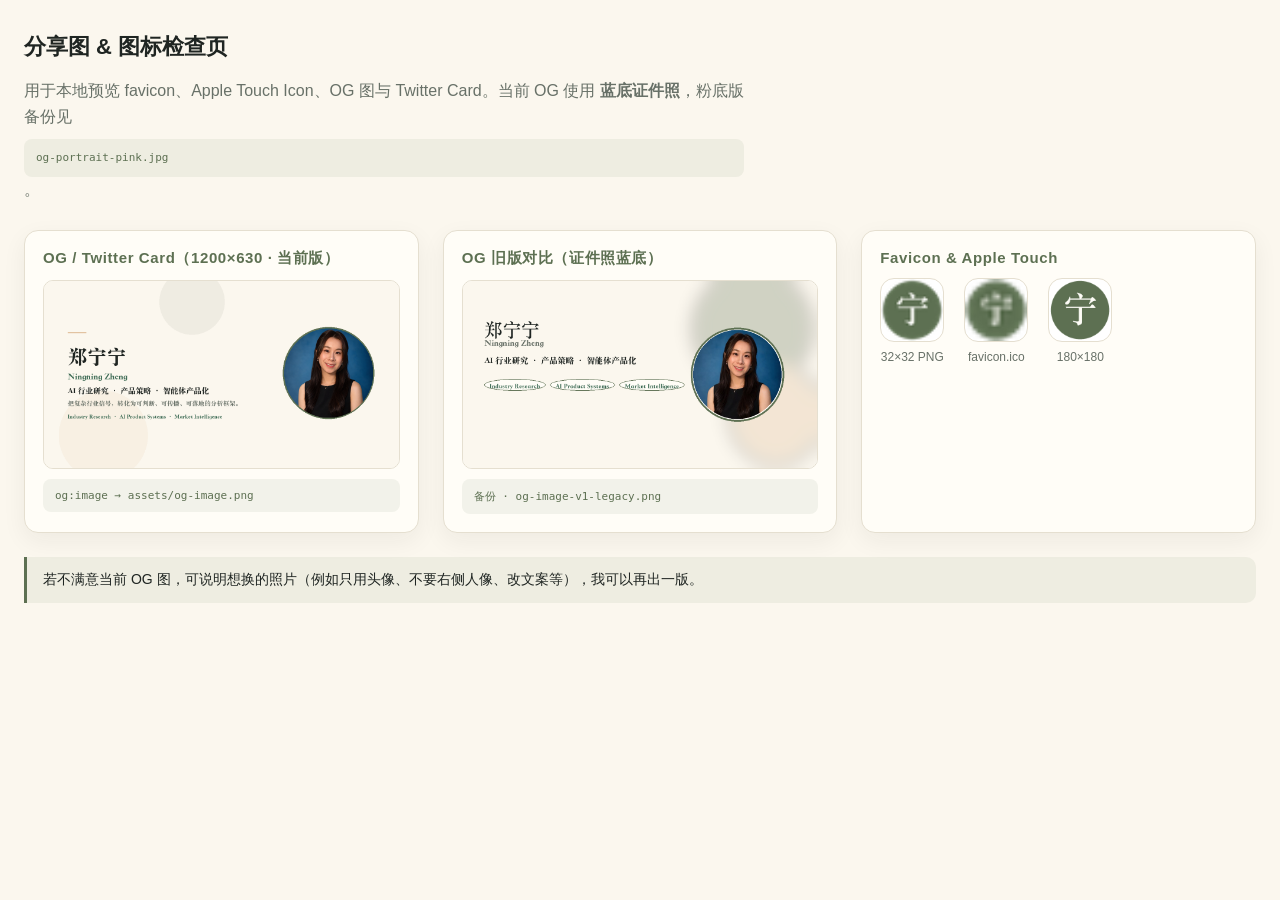
<file: social-preview.html>
<!DOCTYPE html>
<html lang="zh-CN">
<head>
  <meta charset="UTF-8">
  <meta name="viewport" content="width=device-width, initial-scale=1.0">
  <title>Social Preview · 分享图检查</title>
  <style>
    :root {
      --bg: #FBF7EE;
      --ink: #1F2522;
      --moss: #5D7052;
      --muted: #687168;
      --line: #E5DFD0;
    }
    * { box-sizing: border-box; }
    body {
      margin: 0;
      font-family: Inter, "PingFang SC", sans-serif;
      background: var(--bg);
      color: var(--ink);
      padding: 32px 24px 48px;
    }
    h1 { font-size: 22px; margin: 0 0 8px; }
    p { color: var(--muted); line-height: 1.6; max-width: 720px; }
    .grid {
      display: grid;
      grid-template-columns: repeat(auto-fit, minmax(280px, 1fr));
      gap: 24px;
      margin-top: 28px;
    }
    .card {
      background: #FFFDF7;
      border: 1px solid var(--line);
      border-radius: 14px;
      padding: 18px;
      box-shadow: 0 8px 24px rgba(31, 37, 34, 0.06);
    }
    .card h2 {
      margin: 0 0 12px;
      font-size: 15px;
      color: var(--moss);
      letter-spacing: 0.04em;
    }
    .card img {
      width: 100%;
      height: auto;
      border-radius: 10px;
      border: 1px solid var(--line);
      display: block;
      background: #fff;
    }
    .icon-row {
      display: flex;
      gap: 20px;
      align-items: center;
      flex-wrap: wrap;
    }
    .icon-row figure {
      margin: 0;
      text-align: center;
    }
    .icon-row img {
      width: 64px;
      height: 64px;
      border-radius: 14px;
      border: 1px solid var(--line);
    }
    .icon-row figcaption {
      margin-top: 8px;
      font-size: 12px;
      color: var(--muted);
    }
    .compare img { max-height: 220px; object-fit: contain; }
    code {
      display: block;
      margin-top: 10px;
      padding: 10px 12px;
      background: rgba(93, 112, 82, 0.08);
      border-radius: 8px;
      font-size: 11px;
      word-break: break-all;
      color: var(--moss);
    }
    .note {
      margin-top: 24px;
      padding: 14px 16px;
      border-left: 3px solid var(--moss);
      background: rgba(93, 112, 82, 0.08);
      border-radius: 0 10px 10px 0;
      font-size: 14px;
    }
  </style>
</head>
<body>
  <h1>分享图 & 图标检查页</h1>
  <p>用于本地预览 favicon、Apple Touch Icon、OG 图与 Twitter Card。当前 OG 使用 <strong>蓝底证件照</strong>，粉底版备份见 <code>og-portrait-pink.jpg</code>。</p>

  <div class="grid">
    <section class="card">
      <h2>OG / Twitter Card（1200×630 · 当前版）</h2>
      <img src="./assets/og-image.png?v=20260521-3" alt="当前 OG 图">
      <code>og:image → assets/og-image.png</code>
    </section>

    <section class="card compare">
      <h2>OG 旧版对比（证件照蓝底）</h2>
      <img src="./assets/og-image-v1-legacy.png" alt="旧版 OG 图">
      <code>备份 · og-image-v1-legacy.png</code>
    </section>

    <section class="card">
      <h2>Favicon & Apple Touch</h2>
      <div class="icon-row">
        <figure>
          <img src="./assets/favicon-32.png" width="32" height="32" alt="favicon 32">
          <figcaption>32×32 PNG</figcaption>
        </figure>
        <figure>
          <img src="./assets/favicon.ico" width="32" height="32" alt="favicon ico">
          <figcaption>favicon.ico</figcaption>
        </figure>
        <figure>
          <img src="./assets/apple-touch-icon.png" width="180" height="180" alt="apple touch">
          <figcaption>180×180</figcaption>
        </figure>
      </div>
    </section>
  </div>

  <div class="note">
    若不满意当前 OG 图，可说明想换的照片（例如只用头像、不要右侧人像、改文案等），我可以再出一版。
  </div>
</body>
</html>
</file>
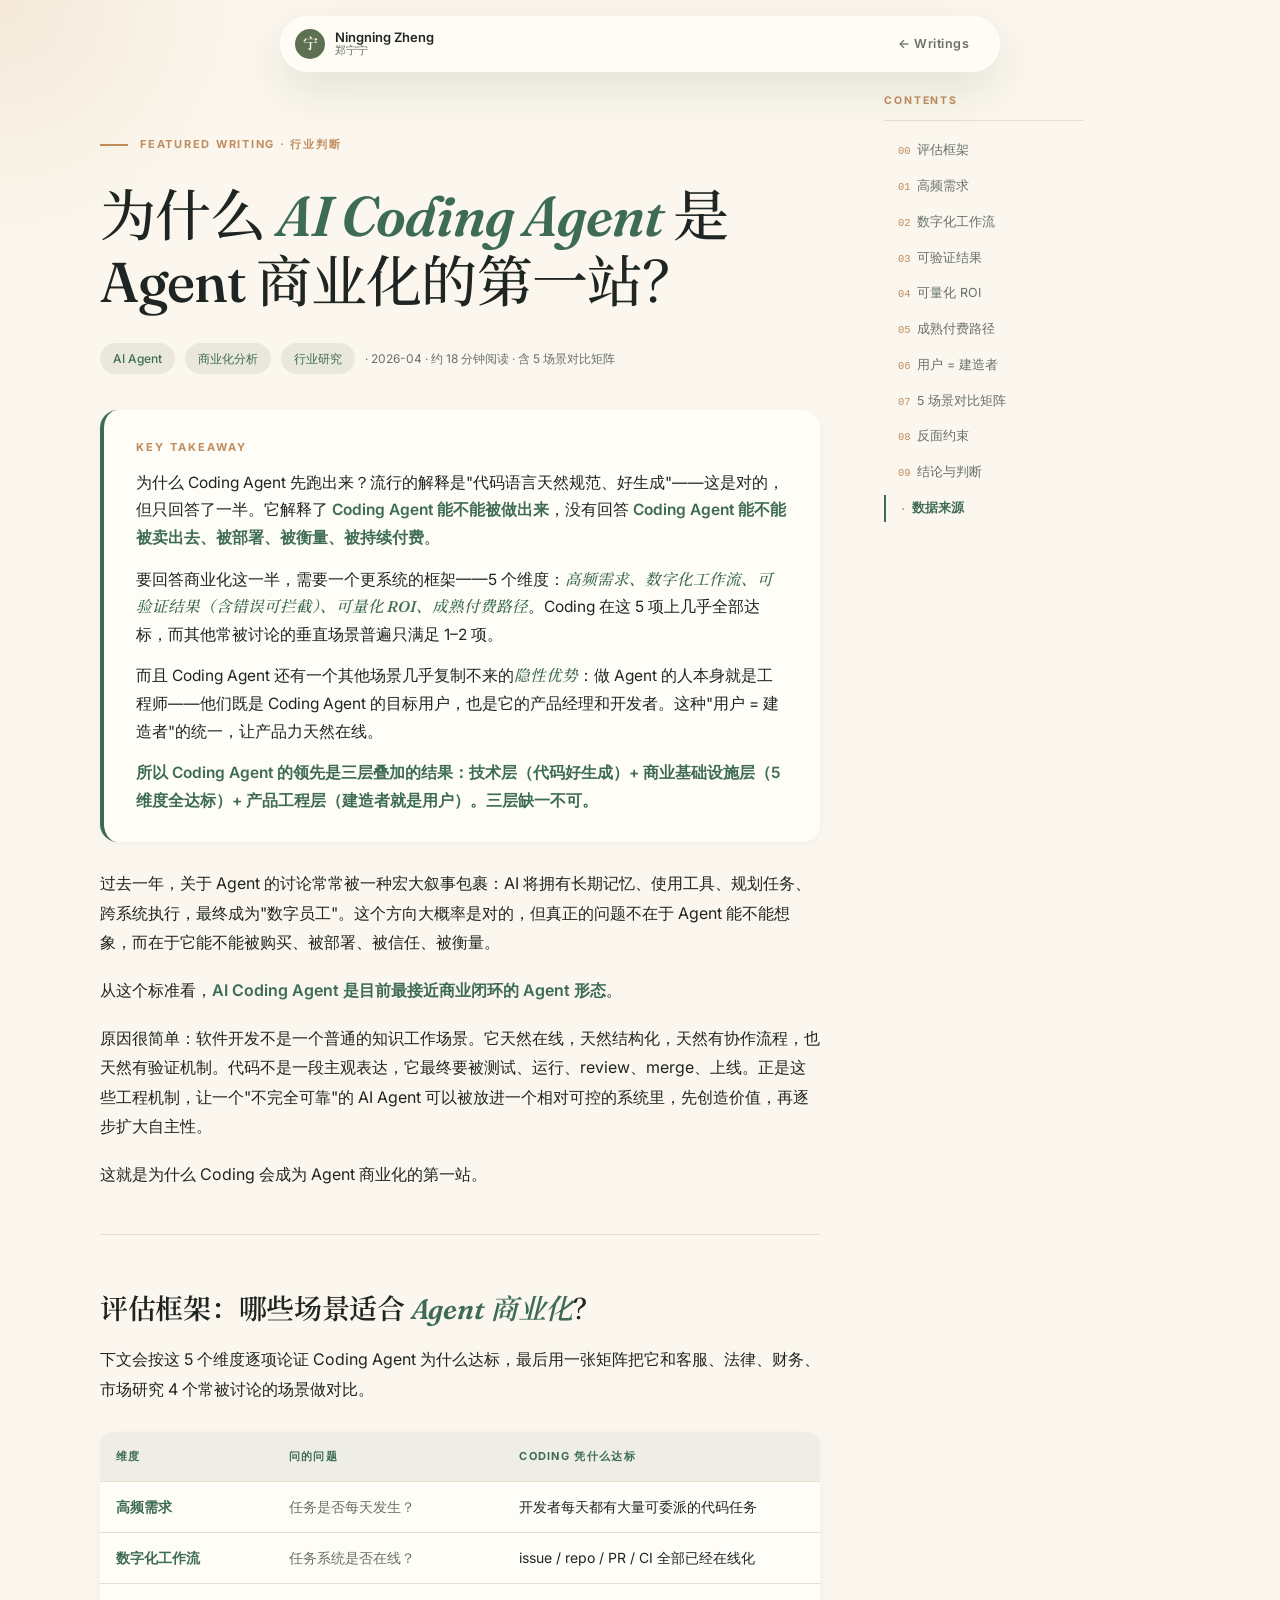
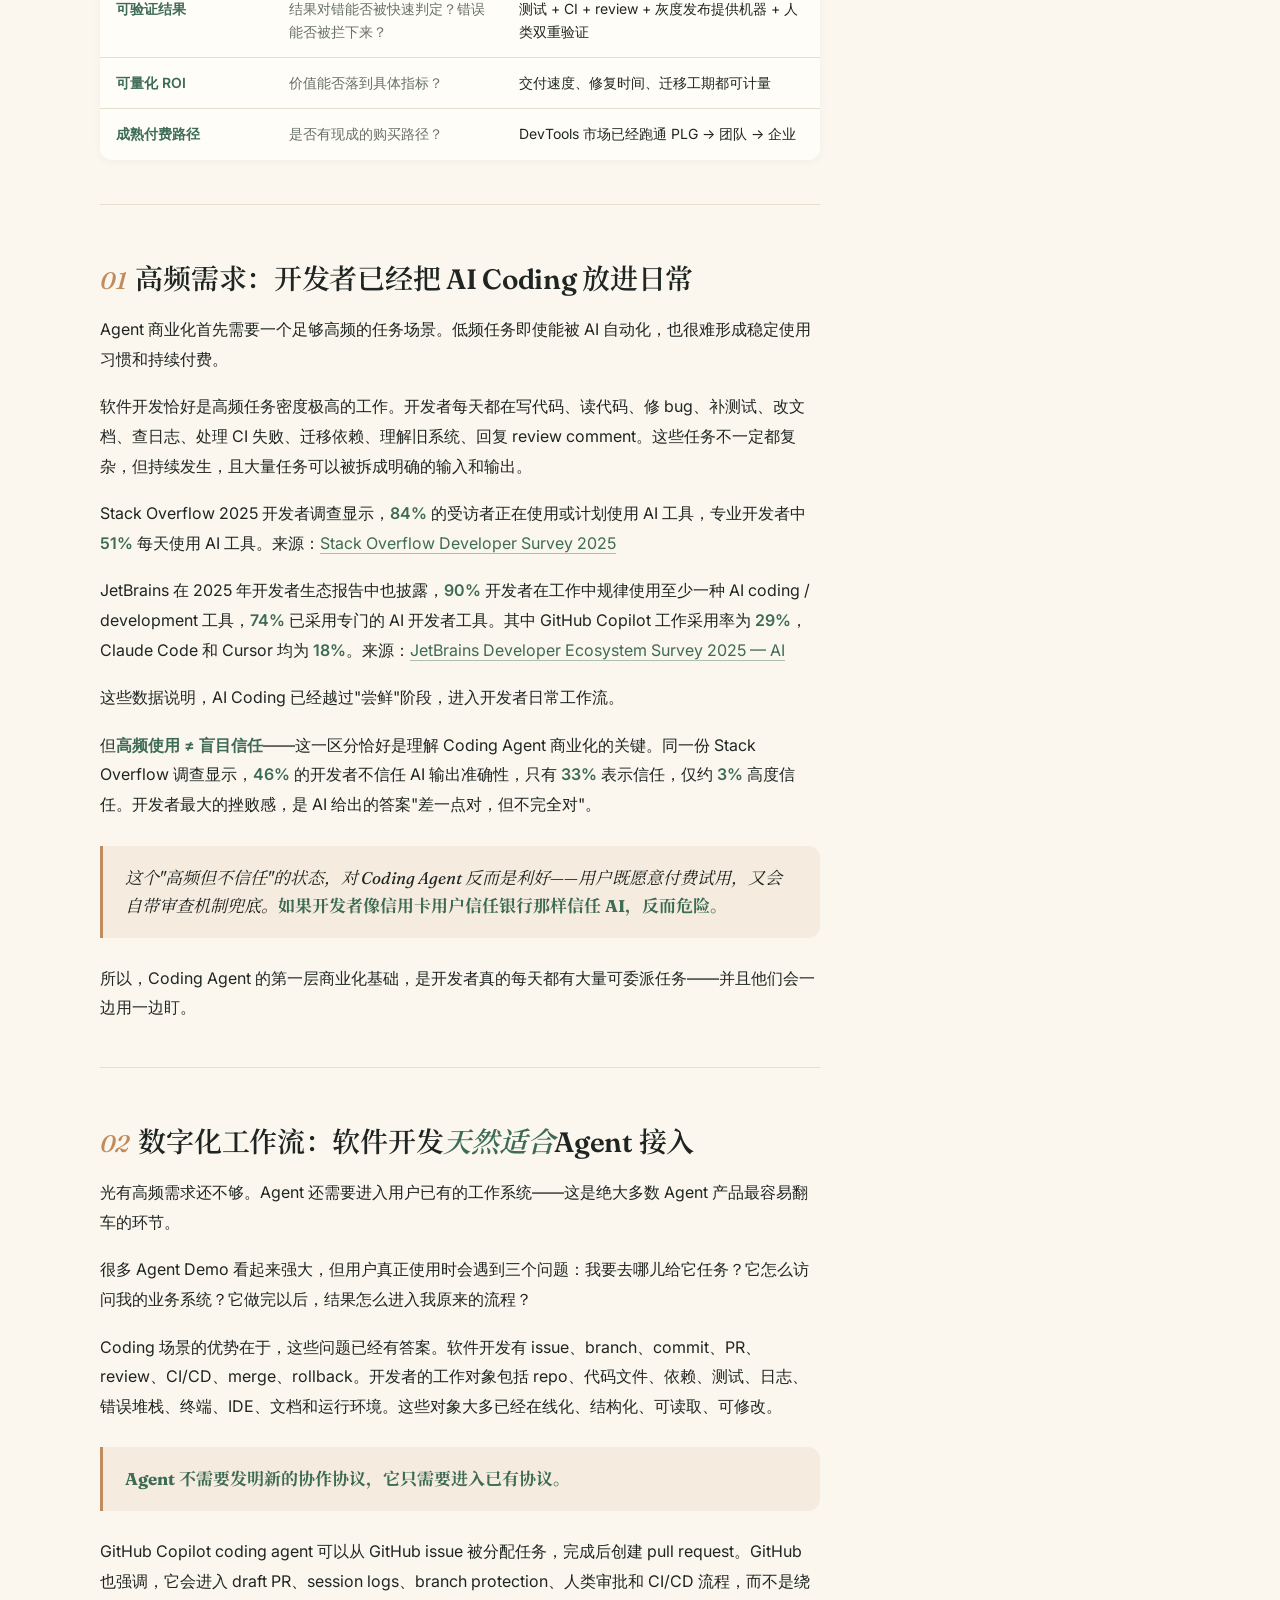
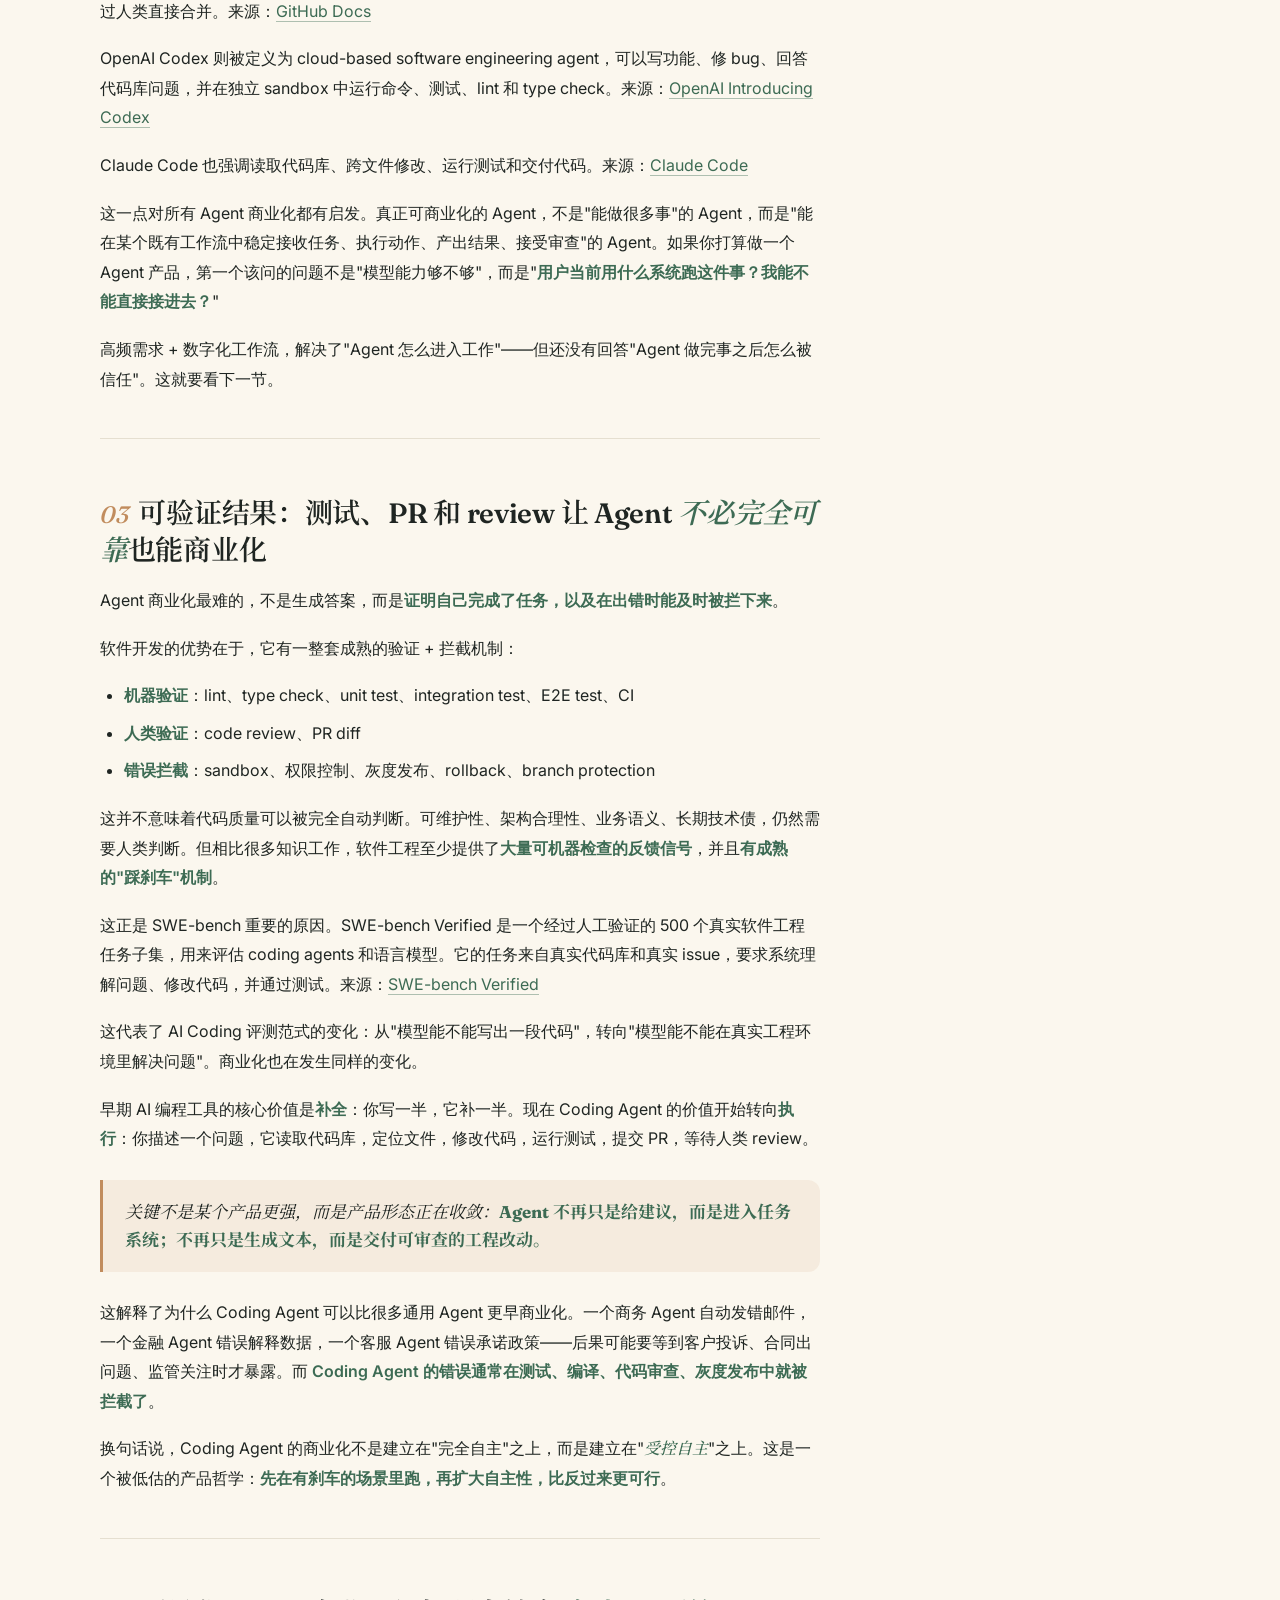
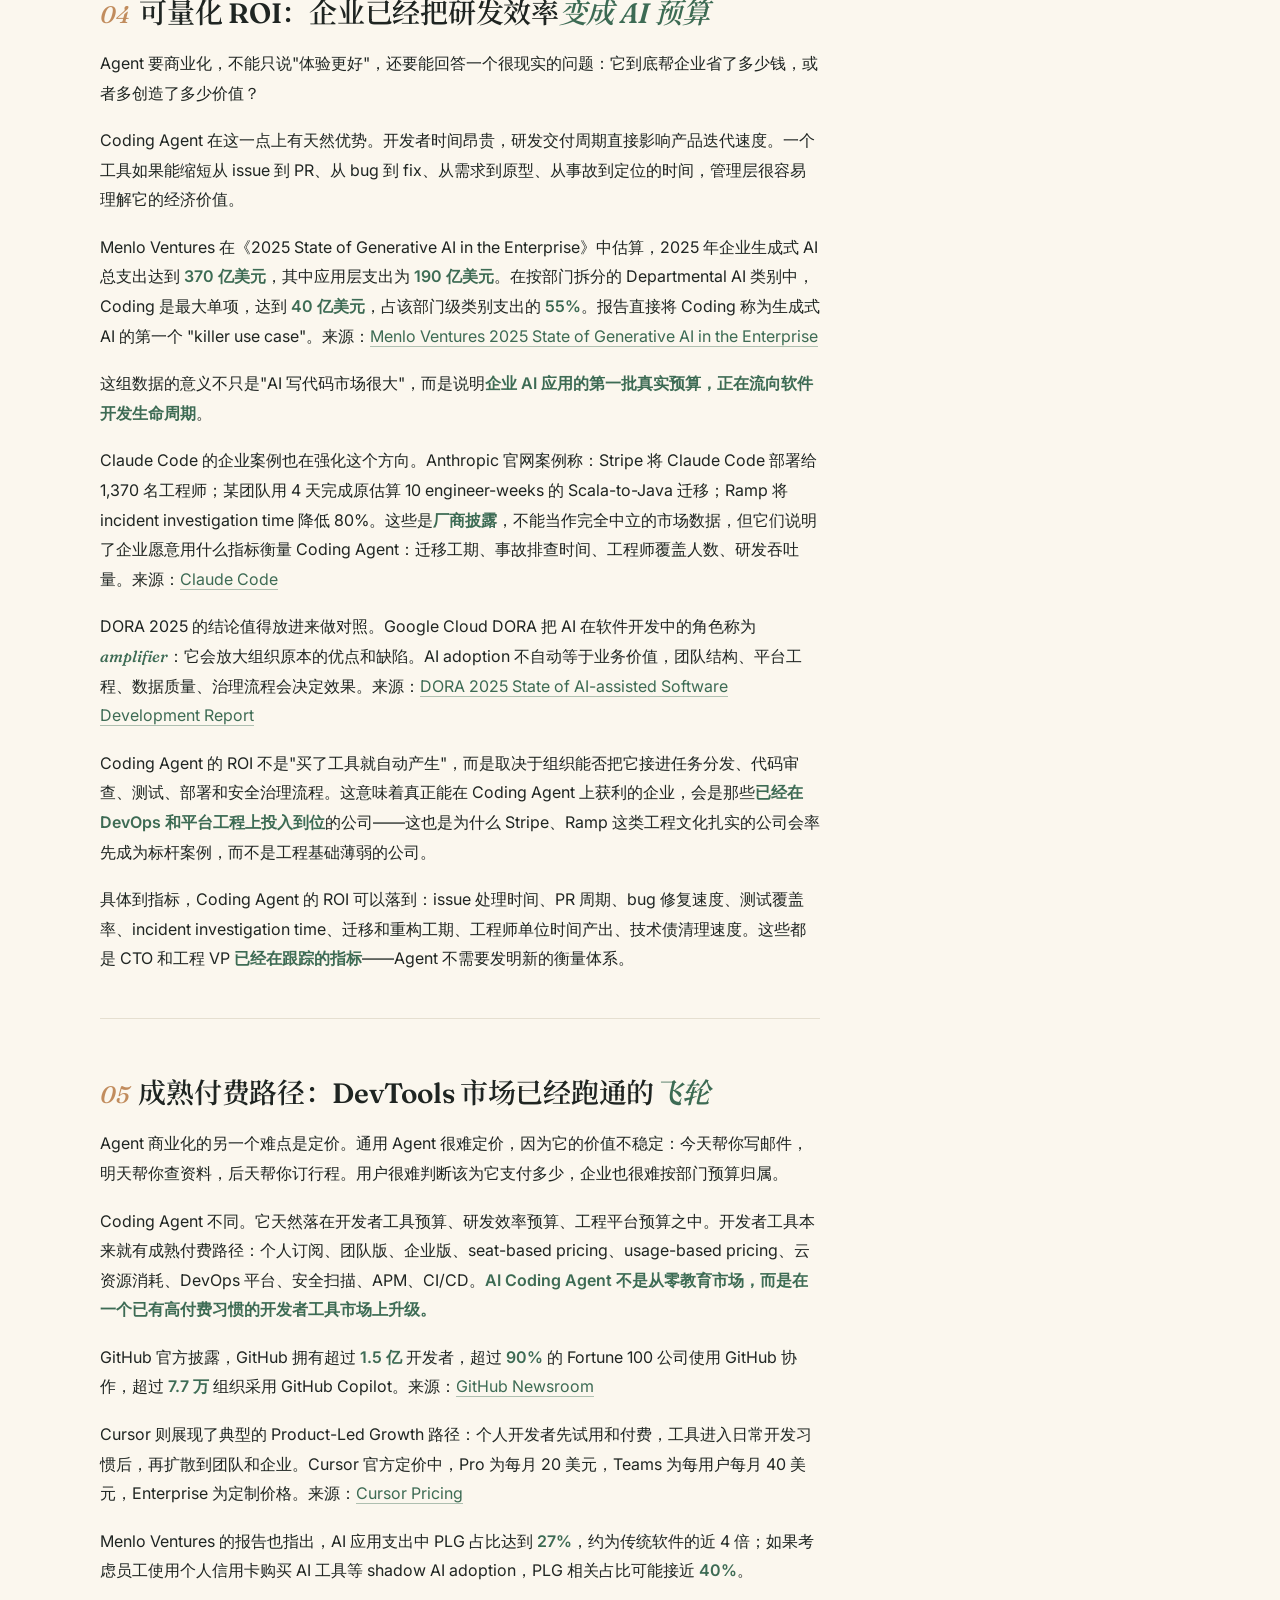
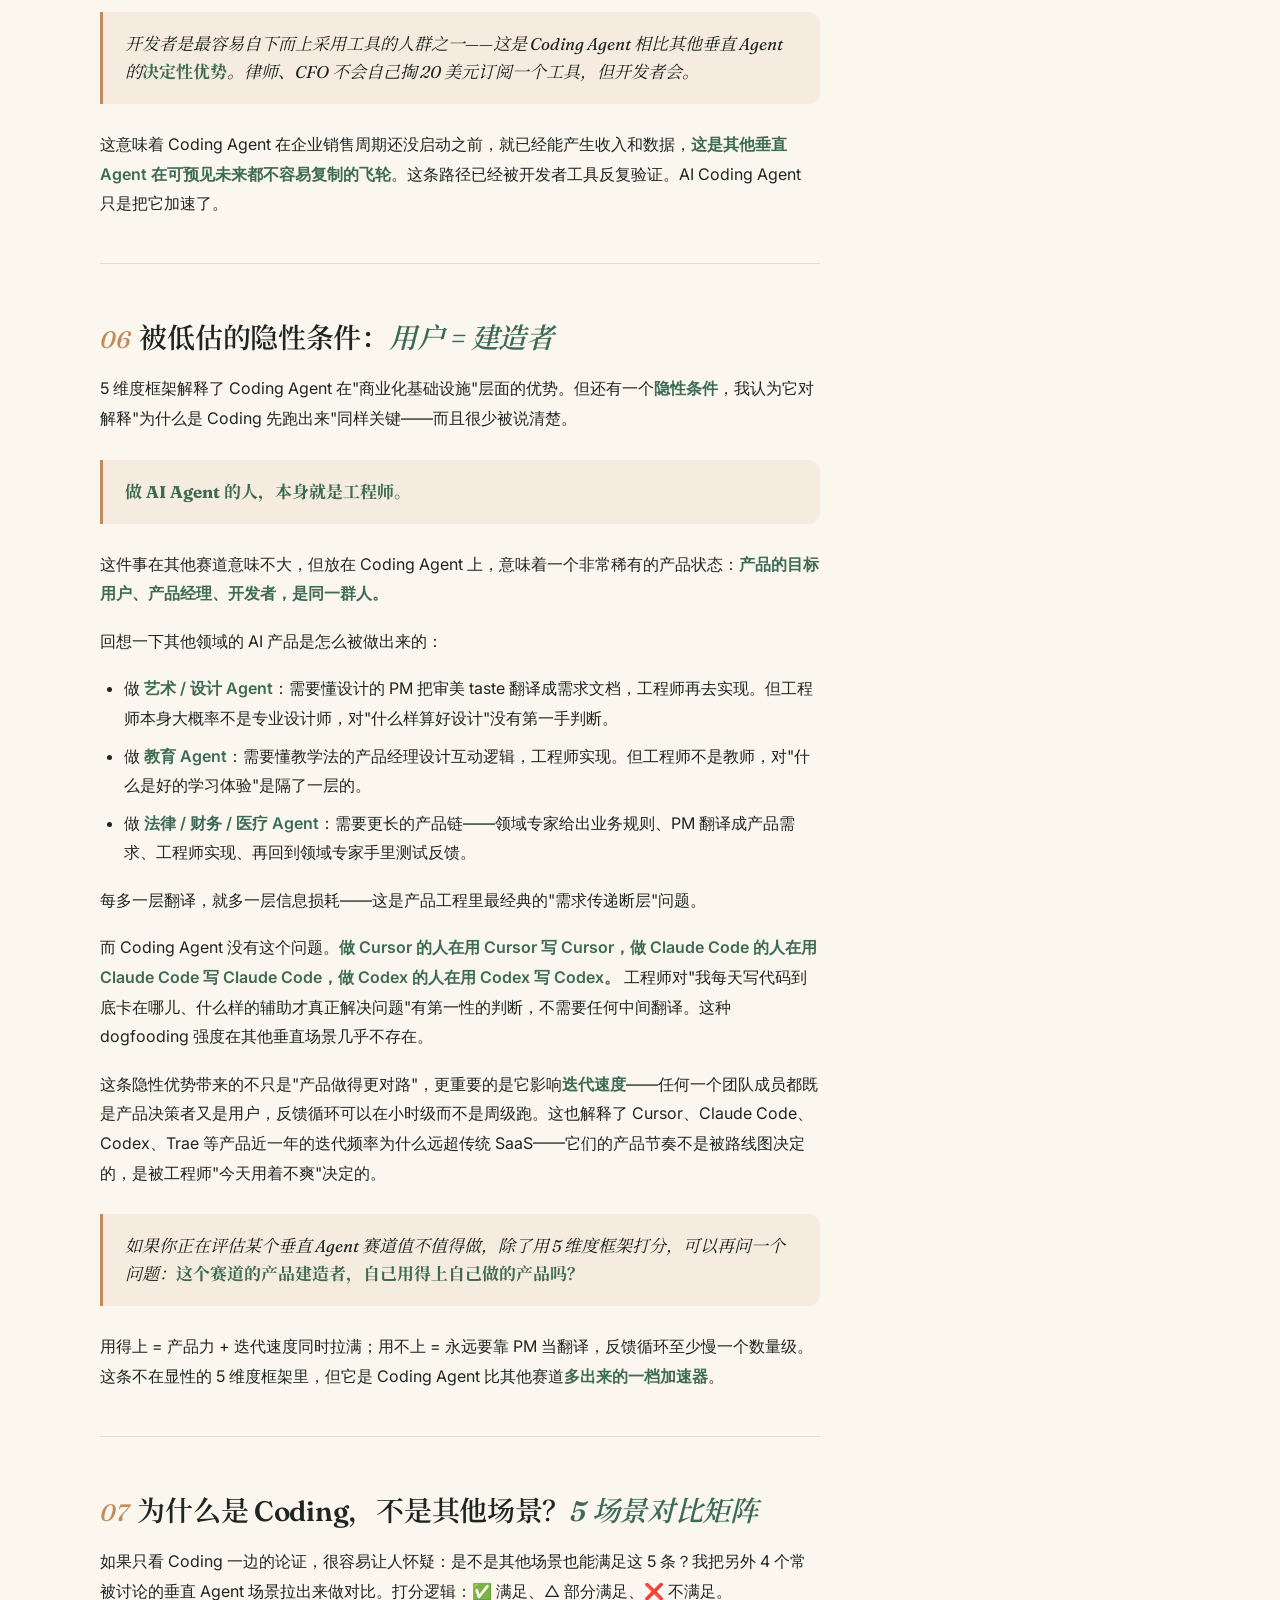
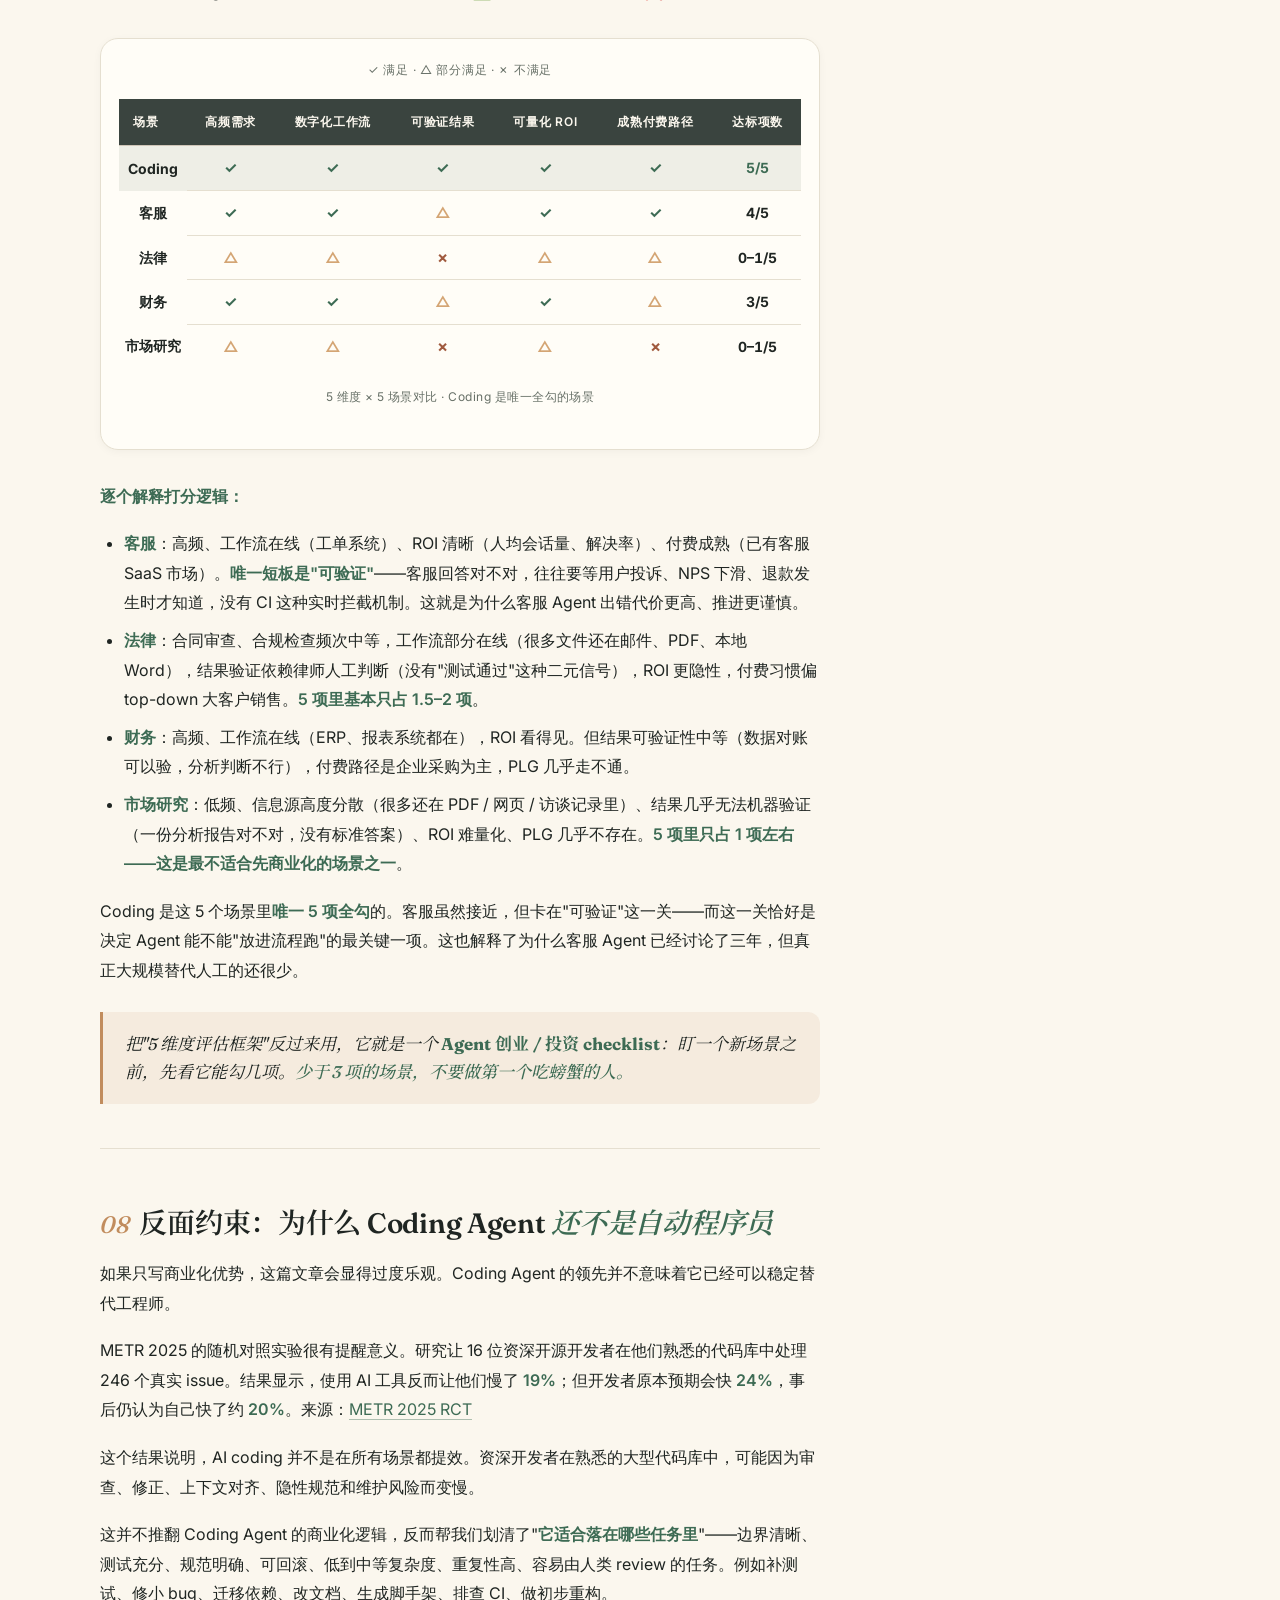
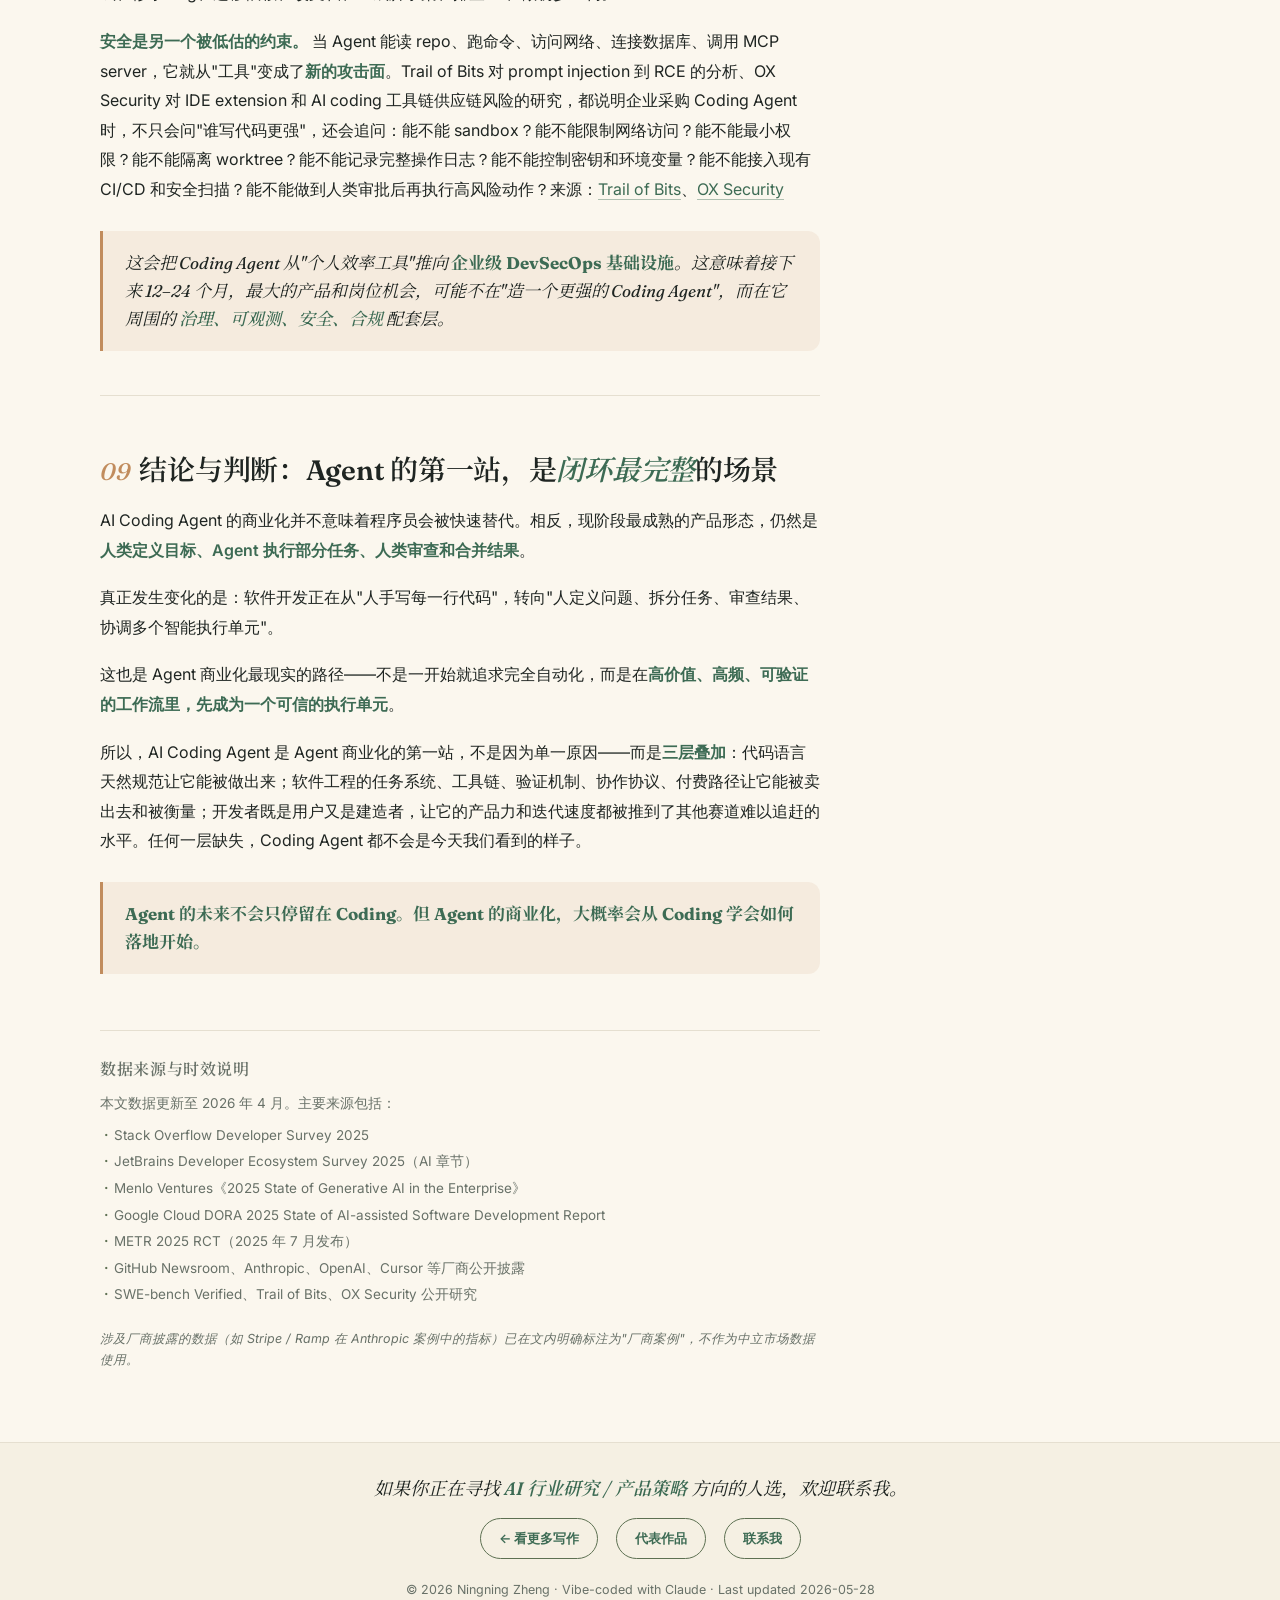
<file: writing-ai-coding-agent.html>
<!DOCTYPE html>
<html lang="zh-CN">
<head>
<meta charset="UTF-8" />
<meta name="viewport" content="width=device-width, initial-scale=1" />
<title>为什么 AI Coding Agent 是 Agent 商业化的第一站？｜郑宁宁</title>
<meta name="description" content="技术层、商业基础设施层、产品工程层三层叠加，解释为什么 Coding Agent 是 Agent 商业化的第一站；含 5 场景对比矩阵 + 反面约束 + 行业判断。" />

<link rel="preconnect" href="https://fonts.googleapis.com">
<link rel="preconnect" href="https://fonts.gstatic.com" crossorigin>
<link href="https://fonts.googleapis.com/css2?family=Fraunces:ital,opsz,wght@0,9..144,400;0,9..144,500;0,9..144,600;0,9..144,700;1,9..144,400;1,9..144,500;1,9..144,600&family=Inter:wght@400;500;600;700&family=Noto+Serif+SC:wght@400;500;600;700&display=swap" rel="stylesheet">

<style>
:root {
  --bg-primary: #FBF7EE;
  --bg-secondary: #F5F0E3;
  --bg-paper: #FFFDF7;
  --ink: #1F2522;
  --muted: #687168;
  --moss: #5D7052;
  --moss-deep: #3D6B54;
  --rust: #C18C5D;
  --amber: #D4A574;
  --line: #E5DFD0;
  --line-strong: #CFC5B7;

  --r-pill: 999px;
  --r-card-lg: 24px;
  --r-card: 18px;
  --r-img: 20px;
  --r-sm: 12px;

  --shadow-sm: 0 2px 8px rgba(31, 37, 34, 0.04);
  --shadow-md: 0 8px 24px rgba(31, 37, 34, 0.08);
  --shadow-lg: 0 18px 46px rgba(31, 37, 34, 0.10);

  --font-display: "Fraunces", "Noto Serif SC", "Songti SC", serif;
  --font-body: "Inter", "PingFang SC", -apple-system, system-ui, sans-serif;
  --font-mono: ui-monospace, SFMono-Regular, "SF Mono", Menlo, monospace;
}

* { box-sizing: border-box; margin: 0; padding: 0; }
html { scroll-behavior: smooth; }
body {
  font-family: var(--font-body);
  background: var(--bg-primary);
  color: var(--ink);
  font-size: 16.5px;
  line-height: 1.75;
  -webkit-font-smoothing: antialiased;
  -moz-osx-font-smoothing: grayscale;
  overflow-x: hidden;
}

a { color: inherit; text-decoration: none; }

/* ===== Cursor halo（沿用 prototype） ===== */
.cursor-halo {
  position: fixed;
  width: 600px;
  height: 600px;
  border-radius: 50%;
  background: radial-gradient(circle, rgba(212, 165, 116, 0.16), transparent 60%);
  pointer-events: none;
  z-index: 0;
  transform: translate(-50%, -50%);
  transition: transform 400ms cubic-bezier(0.2, 0.8, 0.2, 1);
  mix-blend-mode: multiply;
}

/* ===== 阅读进度条 ===== */
.reading-progress {
  position: fixed;
  top: 0;
  left: 0;
  right: 0;
  height: 3px;
  background: transparent;
  z-index: 200;
}
.reading-progress__bar {
  height: 100%;
  width: 0%;
  background: linear-gradient(90deg, var(--moss), var(--moss-deep));
  transition: width 80ms linear;
}

/* ===== 顶部 sticky pill nav ===== */
.nav-wrapper {
  position: sticky;
  top: 0;
  z-index: 100;
  padding: 16px clamp(20px, 4vw, 48px) 0;
  pointer-events: none;
}
.nav-pill {
  pointer-events: auto;
  max-width: min(720px, 92vw);
  margin: 0 auto;
  background: rgba(255, 253, 247, 0.85);
  backdrop-filter: blur(20px) saturate(160%);
  -webkit-backdrop-filter: blur(20px) saturate(160%);
  border: 1px solid rgba(255, 255, 255, 0.6);
  box-shadow: var(--shadow-lg);
  border-radius: var(--r-pill);
  padding: 10px 18px 10px 14px;
  display: flex;
  align-items: center;
  justify-content: space-between;
  gap: 16px;
}
.nav-brand {
  display: flex;
  align-items: center;
  gap: 10px;
}
.nav-logo {
  width: 30px;
  height: 30px;
  border-radius: 50%;
  background: var(--moss);
  color: var(--bg-primary);
  display: flex;
  align-items: center;
  justify-content: center;
  font-family: var(--font-display);
  font-size: 15px;
  font-weight: 600;
}
.nav-brand-text {
  display: flex;
  flex-direction: column;
  line-height: 1.15;
}
.nav-brand-text strong {
  font-family: var(--font-body);
  font-size: 13px;
  font-weight: 600;
  color: var(--ink);
}
.nav-brand-text span {
  font-family: var(--font-body);
  font-size: 10.5px;
  color: var(--muted);
}
.nav-back {
  display: inline-flex;
  align-items: center;
  gap: 5px;
  font-family: var(--font-body);
  font-size: 12.5px;
  font-weight: 600;
  letter-spacing: 0.04em;
  color: var(--muted);
  padding: 6px 12px;
  border-radius: var(--r-pill);
  transition: color 200ms ease, background 200ms ease;
}
.nav-back:hover { color: var(--ink); background: rgba(93, 112, 82, 0.08); }

@media (max-width: 600px) {
  .nav-brand-text span { display: none; }
}

/* ===== Shell ===== */
.shell {
  width: min(1180px, 100%);
  margin: 0 auto;
  padding: 0 clamp(24px, 4vw, 48px);
  position: relative;
  z-index: 1;
}

/* ===== Hero（现在嵌进 article-grid 左列，跟正文同宽） ===== */
.article-hero {
  padding-top: clamp(48px, 6vh, 72px);
  padding-bottom: clamp(24px, 3vh, 36px);
}
.article-eyebrow {
  display: inline-flex;
  align-items: center;
  gap: 12px;
  font-family: var(--font-body);
  font-size: 11px;
  font-weight: 700;
  letter-spacing: 0.16em;
  text-transform: uppercase;
  color: var(--rust);
  margin-bottom: 28px;
}
.article-eyebrow::before {
  content: "";
  width: 28px;
  height: 2px;
  background: currentColor;
}
.article-h1 {
  font-family: var(--font-display);
  font-weight: 500;
  font-size: clamp(34px, 5.4vw, 56px);
  line-height: 1.18;
  letter-spacing: -0.015em;
  color: var(--ink);
  max-width: 880px;
}
.article-h1 em {
  font-style: italic;
  color: var(--moss-deep);
  font-weight: 600;
}
.article-meta {
  margin-top: 28px;
  display: flex;
  flex-wrap: wrap;
  gap: 10px;
}
.article-meta-chip {
  display: inline-flex;
  align-items: center;
  font-family: var(--font-body);
  font-size: 12px;
  font-weight: 500;
  padding: 5px 13px;
  border-radius: var(--r-pill);
  background: rgba(93, 112, 82, 0.10);
  color: var(--moss-deep);
}
.article-meta-dot {
  font-family: var(--font-body);
  font-size: 12px;
  color: var(--muted);
  padding: 5px 0;
}

/* ===== Key Takeaway ===== */
.takeaway {
  margin-top: 36px;
  padding: 28px 32px;
  background: var(--bg-paper);
  border-radius: var(--r-card);
  border-left: 4px solid var(--moss-deep);
  box-shadow: var(--shadow-sm);
}
.takeaway__label {
  font-family: var(--font-body);
  font-size: 11px;
  font-weight: 700;
  letter-spacing: 0.18em;
  text-transform: uppercase;
  color: var(--rust);
  margin-bottom: 12px;
}
.takeaway p {
  font-family: var(--font-body);
  font-size: 15.5px;
  line-height: 1.78;
  color: var(--ink);
  margin-bottom: 14px;
}
.takeaway p:last-child { margin-bottom: 0; }
.takeaway p strong { color: var(--moss-deep); font-weight: 600; }
.takeaway em {
  font-family: var(--font-display);
  font-style: italic;
  color: var(--moss-deep);
  font-weight: 500;
}

/* ===== Article layout（hero + 正文 同列 + 右侧 TOC） ===== */
.article-wrap {
  position: relative;
  padding-bottom: clamp(72px, 8vh, 120px);
}
.article-grid {
  display: grid;
  grid-template-columns: minmax(0, 720px) 200px;
  gap: clamp(40px, 5vw, 72px);
  max-width: 1080px;
  margin: 0 auto;
  align-items: start;
}
.article-main {
  min-width: 0;
}
.article-body {
  font-size: 16px;
  line-height: 1.85;
  color: var(--ink);
}
.article-body p {
  margin-bottom: 18px;
  font-family: var(--font-body);
}
.article-body p strong { color: var(--moss-deep); font-weight: 600; }
.article-body em {
  font-family: var(--font-display);
  font-style: italic;
  color: var(--moss-deep);
  font-weight: 500;
}
.article-body a {
  color: var(--moss-deep);
  border-bottom: 1px solid rgba(61, 107, 84, 0.4);
  transition: border-color 180ms ease, color 180ms ease;
}
.article-body a:hover {
  color: var(--moss);
  border-bottom-color: var(--moss);
}
.article-body h2 {
  margin: 56px 0 18px;
  font-family: var(--font-display);
  font-weight: 600;
  font-size: clamp(22px, 2.6vw, 28px);
  line-height: 1.3;
  letter-spacing: -0.01em;
  color: var(--ink);
  scroll-margin-top: 100px;
}
.article-body h2 em {
  font-style: italic;
  color: var(--moss-deep);
  font-weight: 600;
}
.article-body h2 .h2-num {
  font-family: var(--font-display);
  font-style: italic;
  color: var(--rust);
  font-weight: 500;
  margin-right: 10px;
  font-size: 0.85em;
}
.article-body ul,
.article-body ol {
  margin: 6px 0 18px 0;
  padding-left: 24px;
}
.article-body li { margin-bottom: 8px; }
.article-body li strong { color: var(--moss-deep); font-weight: 600; }

.article-divider {
  height: 1px;
  background: var(--line);
  margin: 44px 0;
  border: 0;
}

/* Section pull quote / aside */
.pull {
  margin: 26px 0;
  padding: 18px 22px;
  background: rgba(193, 140, 93, 0.10);
  border-left: 3px solid var(--rust);
  border-radius: 0 12px 12px 0;
  font-family: var(--font-display);
  font-style: italic;
  font-size: 17px;
  line-height: 1.65;
  color: var(--ink);
}
.pull strong { font-style: normal; color: var(--moss-deep); }

/* 5 维度框架表 */
.framework-table {
  margin: 28px 0;
  width: 100%;
  border-collapse: collapse;
  font-family: var(--font-body);
  font-size: 14px;
  background: var(--bg-paper);
  border-radius: var(--r-sm);
  overflow: hidden;
  box-shadow: var(--shadow-sm);
}
.framework-table thead th {
  background: rgba(93, 112, 82, 0.10);
  color: var(--moss-deep);
  text-align: left;
  font-weight: 700;
  font-size: 11px;
  letter-spacing: 0.12em;
  text-transform: uppercase;
  padding: 14px 16px;
  border-bottom: 1px solid var(--line);
}
.framework-table tbody td {
  padding: 14px 16px;
  border-bottom: 1px solid var(--line);
  vertical-align: top;
  line-height: 1.6;
}
.framework-table tbody tr:last-child td { border-bottom: none; }
.framework-table tbody td:first-child {
  color: var(--moss-deep);
  font-weight: 600;
  white-space: nowrap;
  width: 24%;
}
.framework-table tbody td:nth-child(2) {
  color: var(--muted);
  width: 32%;
}

/* 5 维度 × 5 场景对比矩阵（与 framework-table 同系样式） */
.matrix-wrap {
  margin: 32px 0;
  padding: 20px 18px 22px;
  background: var(--bg-paper);
  border-radius: var(--r-card);
  box-shadow: var(--shadow-sm);
  border: 1px solid var(--line);
}
.matrix-legend {
  margin: 0 0 16px;
  font-family: var(--font-body);
  font-size: 12px;
  color: var(--muted);
  letter-spacing: 0.06em;
  text-align: center;
}
.matrix-scroll {
  overflow-x: auto;
  -webkit-overflow-scrolling: touch;
  margin: 0 -4px;
  padding: 0 4px 4px;
}
.matrix-table {
  width: 100%;
  min-width: 620px;
  border-collapse: collapse;
  font-family: var(--font-body);
  font-size: 14px;
  background: var(--bg-paper);
}
.matrix-table thead th {
  background: rgba(42, 53, 48, 0.92);
  color: var(--bg-primary);
  font-weight: 600;
  font-size: 12px;
  letter-spacing: 0.06em;
  padding: 12px 10px;
  text-align: center;
  border-bottom: 1px solid var(--line-strong);
  white-space: nowrap;
}
.matrix-table thead th:first-child {
  text-align: left;
  padding-left: 14px;
}
.matrix-table tbody td {
  padding: 12px 10px;
  border-bottom: 1px solid var(--line);
  text-align: center;
  vertical-align: middle;
  line-height: 1.4;
}
.matrix-table tbody td:first-child {
  text-align: left;
  font-weight: 600;
  color: var(--ink);
  padding-left: 14px;
  white-space: nowrap;
}
.matrix-table tbody tr:last-child td { border-bottom: none; }
.matrix-table tbody tr.row-coding {
  background: rgba(93, 112, 82, 0.10);
}
.matrix-table tbody tr.row-coding td:first-child {
  color: var(--moss-deep);
  font-weight: 700;
}
.matrix-table tbody tr.row-coding td:last-child {
  color: var(--moss-deep);
  font-weight: 700;
}
.matrix-table .cell-score {
  font-weight: 700;
  font-feature-settings: 'tnum';
}
.matrix-table .status {
  display: inline-flex;
  align-items: center;
  justify-content: center;
  min-width: 1.6em;
  font-weight: 700;
  font-size: 15px;
  line-height: 1;
}
.matrix-table .status--yes { color: var(--moss-deep); }
.matrix-table .status--partial { color: var(--amber); }
.matrix-table .status--no { color: #A05A3E; }
.matrix-caption {
  margin: 14px 0 0;
  font-family: var(--font-body);
  font-size: 12px;
  color: var(--muted);
  letter-spacing: 0.04em;
  text-align: center;
}

/* Roles takeaway block */
.role-block {
  margin: 28px 0;
  padding: 24px 26px;
  background: var(--bg-paper);
  border-radius: var(--r-card);
  box-shadow: var(--shadow-sm);
}
.role-block h3 {
  margin: 0 0 16px;
  font-family: var(--font-display);
  font-size: 17px;
  font-weight: 600;
  color: var(--ink);
}
.role-block ul {
  list-style: none;
  padding: 0;
  margin: 0;
  display: flex;
  flex-direction: column;
  gap: 14px;
}
.role-block li {
  padding-left: 0;
  margin: 0;
  font-size: 15px;
  line-height: 1.7;
}
.role-block li strong {
  display: block;
  font-family: var(--font-body);
  color: var(--moss-deep);
  font-weight: 700;
  font-size: 12px;
  letter-spacing: 0.14em;
  text-transform: uppercase;
  margin-bottom: 4px;
}

/* Sources（去掉卡片框，内嵌到正文末尾，字号变小） */
.sources {
  margin-top: 56px;
  padding-top: 28px;
  border-top: 1px solid var(--line);
}
.sources h2 {
  margin: 0 0 12px !important;
  font-family: var(--font-display);
  font-size: 16px !important;
  font-weight: 600;
  letter-spacing: 0.04em;
  color: var(--muted);
}
.sources p {
  font-size: 13.5px;
  line-height: 1.7;
  color: var(--muted);
  margin: 0 0 10px;
}
.sources ul {
  list-style: none;
  padding: 0;
  margin: 0 0 14px;
  display: flex;
  flex-direction: column;
  gap: 5px;
}
.sources li {
  font-size: 13.5px;
  line-height: 1.6;
  color: var(--muted);
  padding-left: 14px;
  position: relative;
  margin: 0;
}
.sources li::before {
  content: "·";
  position: absolute;
  left: 4px;
  color: var(--moss);
  font-weight: 700;
}
.sources .note {
  font-size: 12.5px;
  color: var(--muted);
  font-style: italic;
  margin: 0;
  padding-top: 8px;
}

/* ===== TOC sidebar ===== */
.article-toc {
  position: sticky;
  top: 92px;
  align-self: start;
  font-family: var(--font-body);
  max-height: calc(100vh - 120px);
  overflow-y: auto;
  scrollbar-width: thin;
}
.article-toc__label {
  font-size: 10.5px;
  font-weight: 700;
  letter-spacing: 0.18em;
  text-transform: uppercase;
  color: var(--rust);
  margin-bottom: 16px;
  padding-bottom: 10px;
  border-bottom: 1px solid var(--line);
}
.article-toc__list {
  list-style: none;
  padding: 0;
  margin: 0;
  display: flex;
  flex-direction: column;
  gap: 9px;
}
.article-toc__list a {
  display: block;
  font-size: 12.5px;
  line-height: 1.5;
  color: var(--muted);
  padding: 4px 0 4px 12px;
  border-left: 2px solid transparent;
  transition: color 180ms ease, border-color 180ms ease, padding-left 180ms ease;
}
.article-toc__list a:hover { color: var(--ink); }
.article-toc__list a.is-active {
  color: var(--moss-deep);
  border-left-color: var(--moss-deep);
  font-weight: 600;
  padding-left: 14px;
}
.article-toc__list .toc-num {
  font-family: var(--font-mono);
  font-size: 10.5px;
  color: var(--rust);
  margin-right: 6px;
}

@media (max-width: 980px) {
  .article-grid { grid-template-columns: 1fr; }
  .article-toc { display: none; }
}

/* ===== Footer ===== */
.article-footer {
  border-top: 1px solid var(--line);
  padding: 32px clamp(20px, 4vw, 48px) 48px;
  text-align: center;
  background: var(--bg-secondary);
}
.article-footer-inner {
  max-width: 720px;
  margin: 0 auto;
}
.article-footer-cta {
  font-family: var(--font-display);
  font-style: italic;
  font-size: 18px;
  color: var(--ink);
  line-height: 1.5;
  margin-bottom: 16px;
}
.article-footer-cta em {
  color: var(--moss-deep);
  font-weight: 600;
}
.article-footer-links {
  display: flex;
  justify-content: center;
  gap: 18px;
  flex-wrap: wrap;
  margin-bottom: 20px;
}
.article-footer-links a {
  font-family: var(--font-body);
  font-size: 13px;
  font-weight: 600;
  color: var(--moss-deep);
  padding: 8px 18px;
  border-radius: var(--r-pill);
  border: 1px solid var(--moss);
  transition: all 200ms ease;
}
.article-footer-links a:hover {
  background: var(--moss);
  color: var(--bg-primary);
  transform: translateY(-2px);
}
.article-footer-meta {
  font-size: 12.5px;
  color: var(--muted);
}

@media (max-width: 640px) {
  .article-h1 { font-size: 34px; }
  .takeaway, .role-block, .sources { padding: 22px; }
  .framework-table { font-size: 13px; }
  .framework-table thead th, .framework-table tbody td { padding: 10px 12px; }
  .matrix-wrap { padding: 16px 12px 18px; }
  .matrix-table { font-size: 12.5px; min-width: 560px; }
  .matrix-table thead th, .matrix-table tbody td { padding: 10px 8px; }
}
</style>

<!-- Analytics · GoatCounter（与 index.html 共用同一 site code，统一统计）
     替换 ningningzheng 即生效 -->
<script data-goatcounter="https://ningningzheng.goatcounter.com/count"
        async src="//gc.zgo.at/count.js"></script>

</head>
<body>

<!-- 鼠标光斑 -->
<div class="cursor-halo" id="halo" aria-hidden="true"></div>

<!-- 阅读进度条 -->
<div class="reading-progress"><div class="reading-progress__bar" id="readBar"></div></div>

<!-- 顶部导航胶囊 -->
<nav class="nav-wrapper">
  <div class="nav-pill">
    <a href="index.html" class="nav-brand">
      <span class="nav-logo">宁</span>
      <span class="nav-brand-text">
        <strong>Ningning Zheng</strong>
        <span>郑宁宁</span>
      </span>
    </a>
    <a href="index.html#writing" class="nav-back">← Writings</a>
  </div>
</nav>

<!-- Hero + 正文 + TOC（共享同一个 grid 列宽，视觉连贯） -->
<div class="shell article-wrap">
  <div class="article-grid">

    <div class="article-main">

      <!-- Hero -->
      <header class="article-hero">
        <div class="article-eyebrow">Featured Writing · 行业判断</div>
        <h1 class="article-h1">为什么 <em>AI Coding Agent</em> 是 Agent 商业化的第一站？</h1>
        <div class="article-meta">
          <span class="article-meta-chip">AI Agent</span>
          <span class="article-meta-chip">商业化分析</span>
          <span class="article-meta-chip">行业研究</span>
          <span class="article-meta-dot">· 2026-04 · 约 18 分钟阅读 · 含 5 场景对比矩阵</span>
        </div>

        <div class="takeaway">
          <div class="takeaway__label">Key Takeaway</div>
          <p>为什么 Coding Agent 先跑出来？流行的解释是"代码语言天然规范、好生成"——这是对的，但只回答了一半。它解释了 <strong>Coding Agent 能不能被做出来</strong>，没有回答 <strong>Coding Agent 能不能被卖出去、被部署、被衡量、被持续付费</strong>。</p>
          <p>要回答商业化这一半，需要一个更系统的框架——5 个维度：<em>高频需求、数字化工作流、可验证结果（含错误可拦截）、可量化 ROI、成熟付费路径</em>。Coding 在这 5 项上几乎全部达标，而其他常被讨论的垂直场景普遍只满足 1–2 项。</p>
          <p>而且 Coding Agent 还有一个其他场景几乎复制不来的<em>隐性优势</em>：做 Agent 的人本身就是工程师——他们既是 Coding Agent 的目标用户，也是它的产品经理和开发者。这种"用户 = 建造者"的统一，让产品力天然在线。</p>
          <p><strong>所以 Coding Agent 的领先是三层叠加的结果：技术层（代码好生成）+ 商业基础设施层（5 维度全达标）+ 产品工程层（建造者就是用户）。三层缺一不可。</strong></p>
        </div>
      </header>

      <article class="article-body">
      <p>过去一年，关于 Agent 的讨论常常被一种宏大叙事包裹：AI 将拥有长期记忆、使用工具、规划任务、跨系统执行，最终成为"数字员工"。这个方向大概率是对的，但真正的问题不在于 Agent 能不能想象，而在于它能不能被购买、被部署、被信任、被衡量。</p>

      <p>从这个标准看，<strong>AI Coding Agent 是目前最接近商业闭环的 Agent 形态</strong>。</p>

      <p>原因很简单：软件开发不是一个普通的知识工作场景。它天然在线，天然结构化，天然有协作流程，也天然有验证机制。代码不是一段主观表达，它最终要被测试、运行、review、merge、上线。正是这些工程机制，让一个"不完全可靠"的 AI Agent 可以被放进一个相对可控的系统里，先创造价值，再逐步扩大自主性。</p>

      <p>这就是为什么 Coding 会成为 Agent 商业化的第一站。</p>

      <hr class="article-divider" />

      <h2 id="sec-framework">评估框架：哪些场景适合 <em>Agent 商业化</em>？</h2>
      <p>下文会按这 5 个维度逐项论证 Coding Agent 为什么达标，最后用一张矩阵把它和客服、法律、财务、市场研究 4 个常被讨论的场景做对比。</p>

      <table class="framework-table">
        <thead>
          <tr>
            <th>维度</th>
            <th>问的问题</th>
            <th>Coding 凭什么达标</th>
          </tr>
        </thead>
        <tbody>
          <tr><td>高频需求</td><td>任务是否每天发生？</td><td>开发者每天都有大量可委派的代码任务</td></tr>
          <tr><td>数字化工作流</td><td>任务系统是否在线？</td><td>issue / repo / PR / CI 全部已经在线化</td></tr>
          <tr><td>可验证结果</td><td>结果对错能否被快速判定？错误能否被拦下来？</td><td>测试 + CI + review + 灰度发布提供机器 + 人类双重验证</td></tr>
          <tr><td>可量化 ROI</td><td>价值能否落到具体指标？</td><td>交付速度、修复时间、迁移工期都可计量</td></tr>
          <tr><td>成熟付费路径</td><td>是否有现成的购买路径？</td><td>DevTools 市场已经跑通 PLG → 团队 → 企业</td></tr>
        </tbody>
      </table>

      <hr class="article-divider" />

      <h2 id="sec-freq"><span class="h2-num">01</span>高频需求：开发者已经把 AI Coding 放进日常</h2>
      <p>Agent 商业化首先需要一个足够高频的任务场景。低频任务即使能被 AI 自动化，也很难形成稳定使用习惯和持续付费。</p>
      <p>软件开发恰好是高频任务密度极高的工作。开发者每天都在写代码、读代码、修 bug、补测试、改文档、查日志、处理 CI 失败、迁移依赖、理解旧系统、回复 review comment。这些任务不一定都复杂，但持续发生，且大量任务可以被拆成明确的输入和输出。</p>
      <p>Stack Overflow 2025 开发者调查显示，<strong>84%</strong> 的受访者正在使用或计划使用 AI 工具，专业开发者中 <strong>51%</strong> 每天使用 AI 工具。来源：<a href="https://survey.stackoverflow.co/2025/ai/" target="_blank" rel="noopener noreferrer">Stack Overflow Developer Survey 2025</a></p>
      <p>JetBrains 在 2025 年开发者生态报告中也披露，<strong>90%</strong> 开发者在工作中规律使用至少一种 AI coding / development 工具，<strong>74%</strong> 已采用专门的 AI 开发者工具。其中 GitHub Copilot 工作采用率为 <strong>29%</strong>，Claude Code 和 Cursor 均为 <strong>18%</strong>。来源：<a href="https://www.jetbrains.com/research/devecosystem-2025/ai/" target="_blank" rel="noopener noreferrer">JetBrains Developer Ecosystem Survey 2025 — AI</a></p>
      <p>这些数据说明，AI Coding 已经越过"尝鲜"阶段，进入开发者日常工作流。</p>

      <p>但<strong>高频使用 ≠ 盲目信任</strong>——这一区分恰好是理解 Coding Agent 商业化的关键。同一份 Stack Overflow 调查显示，<strong>46%</strong> 的开发者不信任 AI 输出准确性，只有 <strong>33%</strong> 表示信任，仅约 <strong>3%</strong> 高度信任。开发者最大的挫败感，是 AI 给出的答案"差一点对，但不完全对"。</p>

      <div class="pull">这个"高频但不信任"的状态，对 Coding Agent 反而是利好——用户既愿意付费试用，又会自带审查机制兜底。<strong>如果开发者像信用卡用户信任银行那样信任 AI，反而危险。</strong></div>

      <p>所以，Coding Agent 的第一层商业化基础，是开发者真的每天都有大量可委派任务——并且他们会一边用一边盯。</p>

      <hr class="article-divider" />

      <h2 id="sec-workflow"><span class="h2-num">02</span>数字化工作流：软件开发<em>天然适合</em>Agent 接入</h2>
      <p>光有高频需求还不够。Agent 还需要进入用户已有的工作系统——这是绝大多数 Agent 产品最容易翻车的环节。</p>
      <p>很多 Agent Demo 看起来强大，但用户真正使用时会遇到三个问题：我要去哪儿给它任务？它怎么访问我的业务系统？它做完以后，结果怎么进入我原来的流程？</p>
      <p>Coding 场景的优势在于，这些问题已经有答案。软件开发有 issue、branch、commit、PR、review、CI/CD、merge、rollback。开发者的工作对象包括 repo、代码文件、依赖、测试、日志、错误堆栈、终端、IDE、文档和运行环境。这些对象大多已经在线化、结构化、可读取、可修改。</p>

      <div class="pull"><strong>Agent 不需要发明新的协作协议，它只需要进入已有协议。</strong></div>

      <p>GitHub Copilot coding agent 可以从 GitHub issue 被分配任务，完成后创建 pull request。GitHub 也强调，它会进入 draft PR、session logs、branch protection、人类审批和 CI/CD 流程，而不是绕过人类直接合并。来源：<a href="https://docs.github.com/en/copilot/concepts/coding-agent/about-copilot-coding-agent" target="_blank" rel="noopener noreferrer">GitHub Docs</a></p>
      <p>OpenAI Codex 则被定义为 cloud-based software engineering agent，可以写功能、修 bug、回答代码库问题，并在独立 sandbox 中运行命令、测试、lint 和 type check。来源：<a href="https://openai.com/index/introducing-codex/" target="_blank" rel="noopener noreferrer">OpenAI Introducing Codex</a></p>
      <p>Claude Code 也强调读取代码库、跨文件修改、运行测试和交付代码。来源：<a href="https://www.anthropic.com/product/claude-code" target="_blank" rel="noopener noreferrer">Claude Code</a></p>
      <p>这一点对所有 Agent 商业化都有启发。真正可商业化的 Agent，不是"能做很多事"的 Agent，而是"能在某个既有工作流中稳定接收任务、执行动作、产出结果、接受审查"的 Agent。如果你打算做一个 Agent 产品，第一个该问的问题不是"模型能力够不够"，而是"<strong>用户当前用什么系统跑这件事？我能不能直接接进去？</strong>"</p>
      <p>高频需求 + 数字化工作流，解决了"Agent 怎么进入工作"——但还没有回答"Agent 做完事之后怎么被信任"。这就要看下一节。</p>

      <hr class="article-divider" />

      <h2 id="sec-verify"><span class="h2-num">03</span>可验证结果：测试、PR 和 review 让 Agent <em>不必完全可靠</em>也能商业化</h2>
      <p>Agent 商业化最难的，不是生成答案，而是<strong>证明自己完成了任务，以及在出错时能及时被拦下来</strong>。</p>
      <p>软件开发的优势在于，它有一整套成熟的验证 + 拦截机制：</p>
      <ul>
        <li><strong>机器验证</strong>：lint、type check、unit test、integration test、E2E test、CI</li>
        <li><strong>人类验证</strong>：code review、PR diff</li>
        <li><strong>错误拦截</strong>：sandbox、权限控制、灰度发布、rollback、branch protection</li>
      </ul>
      <p>这并不意味着代码质量可以被完全自动判断。可维护性、架构合理性、业务语义、长期技术债，仍然需要人类判断。但相比很多知识工作，软件工程至少提供了<strong>大量可机器检查的反馈信号</strong>，并且<strong>有成熟的"踩刹车"机制</strong>。</p>

      <p>这正是 SWE-bench 重要的原因。SWE-bench Verified 是一个经过人工验证的 500 个真实软件工程任务子集，用来评估 coding agents 和语言模型。它的任务来自真实代码库和真实 issue，要求系统理解问题、修改代码，并通过测试。来源：<a href="https://www.swebench.com/verified.html" target="_blank" rel="noopener noreferrer">SWE-bench Verified</a></p>
      <p>这代表了 AI Coding 评测范式的变化：从"模型能不能写出一段代码"，转向"模型能不能在真实工程环境里解决问题"。商业化也在发生同样的变化。</p>

      <p>早期 AI 编程工具的核心价值是<strong>补全</strong>：你写一半，它补一半。现在 Coding Agent 的价值开始转向<strong>执行</strong>：你描述一个问题，它读取代码库，定位文件，修改代码，运行测试，提交 PR，等待人类 review。</p>

      <div class="pull">关键不是某个产品更强，而是产品形态正在收敛：<strong>Agent 不再只是给建议，而是进入任务系统；不再只是生成文本，而是交付可审查的工程改动。</strong></div>

      <p>这解释了为什么 Coding Agent 可以比很多通用 Agent 更早商业化。一个商务 Agent 自动发错邮件，一个金融 Agent 错误解释数据，一个客服 Agent 错误承诺政策——后果可能要等到客户投诉、合同出问题、监管关注时才暴露。而 <strong>Coding Agent 的错误通常在测试、编译、代码审查、灰度发布中就被拦截了</strong>。</p>
      <p>换句话说，Coding Agent 的商业化不是建立在"完全自主"之上，而是建立在"<em>受控自主</em>"之上。这是一个被低估的产品哲学：<strong>先在有刹车的场景里跑，再扩大自主性，比反过来更可行</strong>。</p>

      <hr class="article-divider" />

      <h2 id="sec-roi"><span class="h2-num">04</span>可量化 ROI：企业已经把研发效率<em>变成 AI 预算</em></h2>
      <p>Agent 要商业化，不能只说"体验更好"，还要能回答一个很现实的问题：它到底帮企业省了多少钱，或者多创造了多少价值？</p>
      <p>Coding Agent 在这一点上有天然优势。开发者时间昂贵，研发交付周期直接影响产品迭代速度。一个工具如果能缩短从 issue 到 PR、从 bug 到 fix、从需求到原型、从事故到定位的时间，管理层很容易理解它的经济价值。</p>

      <p>Menlo Ventures 在《2025 State of Generative AI in the Enterprise》中估算，2025 年企业生成式 AI 总支出达到 <strong>370 亿美元</strong>，其中应用层支出为 <strong>190 亿美元</strong>。在按部门拆分的 Departmental AI 类别中，Coding 是最大单项，达到 <strong>40 亿美元</strong>，占该部门级类别支出的 <strong>55%</strong>。报告直接将 Coding 称为生成式 AI 的第一个 "killer use case"。来源：<a href="https://menlovc.com/perspective/2025-the-state-of-generative-ai-in-the-enterprise/" target="_blank" rel="noopener noreferrer">Menlo Ventures 2025 State of Generative AI in the Enterprise</a></p>

      <p>这组数据的意义不只是"AI 写代码市场很大"，而是说明<strong>企业 AI 应用的第一批真实预算，正在流向软件开发生命周期</strong>。</p>

      <p>Claude Code 的企业案例也在强化这个方向。Anthropic 官网案例称：Stripe 将 Claude Code 部署给 1,370 名工程师；某团队用 4 天完成原估算 10 engineer-weeks 的 Scala-to-Java 迁移；Ramp 将 incident investigation time 降低 80%。这些是<strong>厂商披露</strong>，不能当作完全中立的市场数据，但它们说明了企业愿意用什么指标衡量 Coding Agent：迁移工期、事故排查时间、工程师覆盖人数、研发吞吐量。来源：<a href="https://www.anthropic.com/product/claude-code" target="_blank" rel="noopener noreferrer">Claude Code</a></p>

      <p>DORA 2025 的结论值得放进来做对照。Google Cloud DORA 把 AI 在软件开发中的角色称为 <em>amplifier</em>：它会放大组织原本的优点和缺陷。AI adoption 不自动等于业务价值，团队结构、平台工程、数据质量、治理流程会决定效果。来源：<a href="https://research.google/pubs/dora-2025-state-of-ai-assisted-software-development-report/" target="_blank" rel="noopener noreferrer">DORA 2025 State of AI-assisted Software Development Report</a></p>

      <p>Coding Agent 的 ROI 不是"买了工具就自动产生"，而是取决于组织能否把它接进任务分发、代码审查、测试、部署和安全治理流程。这意味着真正能在 Coding Agent 上获利的企业，会是那些<strong>已经在 DevOps 和平台工程上投入到位</strong>的公司——这也是为什么 Stripe、Ramp 这类工程文化扎实的公司会率先成为标杆案例，而不是工程基础薄弱的公司。</p>
      <p>具体到指标，Coding Agent 的 ROI 可以落到：issue 处理时间、PR 周期、bug 修复速度、测试覆盖率、incident investigation time、迁移和重构工期、工程师单位时间产出、技术债清理速度。这些都是 CTO 和工程 VP <strong>已经在跟踪的指标</strong>——Agent 不需要发明新的衡量体系。</p>

      <hr class="article-divider" />

      <h2 id="sec-payment"><span class="h2-num">05</span>成熟付费路径：DevTools 市场已经跑通的<em>飞轮</em></h2>
      <p>Agent 商业化的另一个难点是定价。通用 Agent 很难定价，因为它的价值不稳定：今天帮你写邮件，明天帮你查资料，后天帮你订行程。用户很难判断该为它支付多少，企业也很难按部门预算归属。</p>
      <p>Coding Agent 不同。它天然落在开发者工具预算、研发效率预算、工程平台预算之中。开发者工具本来就有成熟付费路径：个人订阅、团队版、企业版、seat-based pricing、usage-based pricing、云资源消耗、DevOps 平台、安全扫描、APM、CI/CD。<strong>AI Coding Agent 不是从零教育市场，而是在一个已有高付费习惯的开发者工具市场上升级。</strong></p>

      <p>GitHub 官方披露，GitHub 拥有超过 <strong>1.5 亿</strong> 开发者，超过 <strong>90%</strong> 的 Fortune 100 公司使用 GitHub 协作，超过 <strong>7.7 万</strong> 组织采用 GitHub Copilot。来源：<a href="https://github.com/newsroom/press-releases/coding-agent-for-github-copilot" target="_blank" rel="noopener noreferrer">GitHub Newsroom</a></p>
      <p>Cursor 则展现了典型的 Product-Led Growth 路径：个人开发者先试用和付费，工具进入日常开发习惯后，再扩散到团队和企业。Cursor 官方定价中，Pro 为每月 20 美元，Teams 为每用户每月 40 美元，Enterprise 为定制价格。来源：<a href="https://cursor.com/pricing" target="_blank" rel="noopener noreferrer">Cursor Pricing</a></p>
      <p>Menlo Ventures 的报告也指出，AI 应用支出中 PLG 占比达到 <strong>27%</strong>，约为传统软件的近 4 倍；如果考虑员工使用个人信用卡购买 AI 工具等 shadow AI adoption，PLG 相关占比可能接近 <strong>40%</strong>。</p>

      <div class="pull">开发者是最容易自下而上采用工具的人群之一——这是 Coding Agent 相比其他垂直 Agent 的<strong>决定性优势</strong>。律师、CFO 不会自己掏 20 美元订阅一个工具，但开发者会。</div>

      <p>这意味着 Coding Agent 在企业销售周期还没启动之前，就已经能产生收入和数据，<strong>这是其他垂直 Agent 在可预见未来都不容易复制的飞轮</strong>。这条路径已经被开发者工具反复验证。AI Coding Agent 只是把它加速了。</p>

      <hr class="article-divider" />

      <h2 id="sec-builder"><span class="h2-num">06</span>被低估的隐性条件：<em>用户 = 建造者</em></h2>
      <p>5 维度框架解释了 Coding Agent 在"商业化基础设施"层面的优势。但还有一个<strong>隐性条件</strong>，我认为它对解释"为什么是 Coding 先跑出来"同样关键——而且很少被说清楚。</p>

      <div class="pull"><strong>做 AI Agent 的人，本身就是工程师。</strong></div>

      <p>这件事在其他赛道意味不大，但放在 Coding Agent 上，意味着一个非常稀有的产品状态：<strong>产品的目标用户、产品经理、开发者，是同一群人。</strong></p>
      <p>回想一下其他领域的 AI 产品是怎么被做出来的：</p>
      <ul>
        <li>做 <strong>艺术 / 设计 Agent</strong>：需要懂设计的 PM 把审美 taste 翻译成需求文档，工程师再去实现。但工程师本身大概率不是专业设计师，对"什么样算好设计"没有第一手判断。</li>
        <li>做 <strong>教育 Agent</strong>：需要懂教学法的产品经理设计互动逻辑，工程师实现。但工程师不是教师，对"什么是好的学习体验"是隔了一层的。</li>
        <li>做 <strong>法律 / 财务 / 医疗 Agent</strong>：需要更长的产品链——领域专家给出业务规则、PM 翻译成产品需求、工程师实现、再回到领域专家手里测试反馈。</li>
      </ul>
      <p>每多一层翻译，就多一层信息损耗——这是产品工程里最经典的"需求传递断层"问题。</p>
      <p>而 Coding Agent 没有这个问题。<strong>做 Cursor 的人在用 Cursor 写 Cursor，做 Claude Code 的人在用 Claude Code 写 Claude Code，做 Codex 的人在用 Codex 写 Codex。</strong> 工程师对"我每天写代码到底卡在哪儿、什么样的辅助才真正解决问题"有第一性的判断，不需要任何中间翻译。这种 dogfooding 强度在其他垂直场景几乎不存在。</p>
      <p>这条隐性优势带来的不只是"产品做得更对路"，更重要的是它影响<strong>迭代速度</strong>——任何一个团队成员都既是产品决策者又是用户，反馈循环可以在小时级而不是周级跑。这也解释了 Cursor、Claude Code、Codex、Trae 等产品近一年的迭代频率为什么远超传统 SaaS——它们的产品节奏不是被路线图决定的，是被工程师"今天用着不爽"决定的。</p>

      <div class="pull">如果你正在评估某个垂直 Agent 赛道值不值得做，除了用 5 维度框架打分，可以再问一个问题：<strong>这个赛道的产品建造者，自己用得上自己做的产品吗？</strong></div>

      <p>用得上 = 产品力 + 迭代速度同时拉满；用不上 = 永远要靠 PM 当翻译，反馈循环至少慢一个数量级。这条不在显性的 5 维度框架里，但它是 Coding Agent 比其他赛道<strong>多出来的一档加速器</strong>。</p>

      <hr class="article-divider" />

      <h2 id="sec-matrix"><span class="h2-num">07</span>为什么是 Coding，不是其他场景？<em>5 场景对比矩阵</em></h2>
      <p>如果只看 Coding 一边的论证，很容易让人怀疑：是不是其他场景也能满足这 5 条？我把另外 4 个常被讨论的垂直 Agent 场景拉出来做对比。打分逻辑：✅ 满足、△ 部分满足、❌ 不满足。</p>

      <div class="matrix-wrap">
        <p class="matrix-legend">✓ 满足 · △ 部分满足 · ✗ 不满足</p>
        <div class="matrix-scroll">
          <table class="matrix-table" aria-label="Agent 商业化 5 维度与 5 场景对比矩阵">
            <thead>
              <tr>
                <th scope="col">场景</th>
                <th scope="col">高频需求</th>
                <th scope="col">数字化工作流</th>
                <th scope="col">可验证结果</th>
                <th scope="col">可量化 ROI</th>
                <th scope="col">成熟付费路径</th>
                <th scope="col">达标项数</th>
              </tr>
            </thead>
            <tbody>
              <tr class="row-coding">
                <th scope="row">Coding</th>
                <td><span class="status status--yes" aria-label="满足">✓</span></td>
                <td><span class="status status--yes" aria-label="满足">✓</span></td>
                <td><span class="status status--yes" aria-label="满足">✓</span></td>
                <td><span class="status status--yes" aria-label="满足">✓</span></td>
                <td><span class="status status--yes" aria-label="满足">✓</span></td>
                <td class="cell-score">5/5</td>
              </tr>
              <tr>
                <th scope="row">客服</th>
                <td><span class="status status--yes" aria-label="满足">✓</span></td>
                <td><span class="status status--yes" aria-label="满足">✓</span></td>
                <td><span class="status status--partial" aria-label="部分满足">△</span></td>
                <td><span class="status status--yes" aria-label="满足">✓</span></td>
                <td><span class="status status--yes" aria-label="满足">✓</span></td>
                <td class="cell-score">4/5</td>
              </tr>
              <tr>
                <th scope="row">法律</th>
                <td><span class="status status--partial" aria-label="部分满足">△</span></td>
                <td><span class="status status--partial" aria-label="部分满足">△</span></td>
                <td><span class="status status--no" aria-label="不满足">✗</span></td>
                <td><span class="status status--partial" aria-label="部分满足">△</span></td>
                <td><span class="status status--partial" aria-label="部分满足">△</span></td>
                <td class="cell-score">0–1/5</td>
              </tr>
              <tr>
                <th scope="row">财务</th>
                <td><span class="status status--yes" aria-label="满足">✓</span></td>
                <td><span class="status status--yes" aria-label="满足">✓</span></td>
                <td><span class="status status--partial" aria-label="部分满足">△</span></td>
                <td><span class="status status--yes" aria-label="满足">✓</span></td>
                <td><span class="status status--partial" aria-label="部分满足">△</span></td>
                <td class="cell-score">3/5</td>
              </tr>
              <tr>
                <th scope="row">市场研究</th>
                <td><span class="status status--partial" aria-label="部分满足">△</span></td>
                <td><span class="status status--partial" aria-label="部分满足">△</span></td>
                <td><span class="status status--no" aria-label="不满足">✗</span></td>
                <td><span class="status status--partial" aria-label="部分满足">△</span></td>
                <td><span class="status status--no" aria-label="不满足">✗</span></td>
                <td class="cell-score">0–1/5</td>
              </tr>
            </tbody>
          </table>
        </div>
        <p class="matrix-caption">5 维度 × 5 场景对比 · Coding 是唯一全勾的场景</p>
      </div>

      <p><strong>逐个解释打分逻辑：</strong></p>
      <ul>
        <li><strong>客服</strong>：高频、工作流在线（工单系统）、ROI 清晰（人均会话量、解决率）、付费成熟（已有客服 SaaS 市场）。<strong>唯一短板是"可验证"</strong>——客服回答对不对，往往要等用户投诉、NPS 下滑、退款发生时才知道，没有 CI 这种实时拦截机制。这就是为什么客服 Agent 出错代价更高、推进更谨慎。</li>
        <li><strong>法律</strong>：合同审查、合规检查频次中等，工作流部分在线（很多文件还在邮件、PDF、本地 Word），结果验证依赖律师人工判断（没有"测试通过"这种二元信号），ROI 更隐性，付费习惯偏 top-down 大客户销售。<strong>5 项里基本只占 1.5–2 项</strong>。</li>
        <li><strong>财务</strong>：高频、工作流在线（ERP、报表系统都在），ROI 看得见。但结果可验证性中等（数据对账可以验，分析判断不行），付费路径是企业采购为主，PLG 几乎走不通。</li>
        <li><strong>市场研究</strong>：低频、信息源高度分散（很多还在 PDF / 网页 / 访谈记录里）、结果几乎无法机器验证（一份分析报告对不对，没有标准答案）、ROI 难量化、PLG 几乎不存在。<strong>5 项里只占 1 项左右——这是最不适合先商业化的场景之一</strong>。</li>
      </ul>

      <p>Coding 是这 5 个场景里<strong>唯一 5 项全勾</strong>的。客服虽然接近，但卡在"可验证"这一关——而这一关恰好是决定 Agent 能不能"放进流程跑"的最关键一项。这也解释了为什么客服 Agent 已经讨论了三年，但真正大规模替代人工的还很少。</p>

      <div class="pull">把"5 维度评估框架"反过来用，它就是一个 <strong>Agent 创业 / 投资 checklist</strong>：盯一个新场景之前，先看它能勾几项。<em>少于 3 项的场景，不要做第一个吃螃蟹的人。</em></div>

      <hr class="article-divider" />

      <h2 id="sec-limit"><span class="h2-num">08</span>反面约束：为什么 Coding Agent <em>还不是自动程序员</em></h2>
      <p>如果只写商业化优势，这篇文章会显得过度乐观。Coding Agent 的领先并不意味着它已经可以稳定替代工程师。</p>
      <p>METR 2025 的随机对照实验很有提醒意义。研究让 16 位资深开源开发者在他们熟悉的代码库中处理 246 个真实 issue。结果显示，使用 AI 工具反而让他们慢了 <strong>19%</strong>；但开发者原本预期会快 <strong>24%</strong>，事后仍认为自己快了约 <strong>20%</strong>。来源：<a href="https://metr.org/blog/2025-07-10-early-2025-ai-experienced-os-dev-study/" target="_blank" rel="noopener noreferrer">METR 2025 RCT</a></p>
      <p>这个结果说明，AI coding 并不是在所有场景都提效。资深开发者在熟悉的大型代码库中，可能因为审查、修正、上下文对齐、隐性规范和维护风险而变慢。</p>
      <p>这并不推翻 Coding Agent 的商业化逻辑，反而帮我们划清了"<strong>它适合落在哪些任务里</strong>"——边界清晰、测试充分、规范明确、可回滚、低到中等复杂度、重复性高、容易由人类 review 的任务。例如补测试、修小 bug、迁移依赖、改文档、生成脚手架、排查 CI、做初步重构。</p>

      <p><strong>安全是另一个被低估的约束。</strong> 当 Agent 能读 repo、跑命令、访问网络、连接数据库、调用 MCP server，它就从"工具"变成了<strong>新的攻击面</strong>。Trail of Bits 对 prompt injection 到 RCE 的分析、OX Security 对 IDE extension 和 AI coding 工具链供应链风险的研究，都说明企业采购 Coding Agent 时，不只会问"谁写代码更强"，还会追问：能不能 sandbox？能不能限制网络访问？能不能最小权限？能不能隔离 worktree？能不能记录完整操作日志？能不能控制密钥和环境变量？能不能接入现有 CI/CD 和安全扫描？能不能做到人类审批后再执行高风险动作？来源：<a href="https://blog.trailofbits.com/2025/10/22/prompt-injection-to-rce-in-ai-agents/" target="_blank" rel="noopener noreferrer">Trail of Bits</a>、<a href="https://www.ox.security/blog/four-vulnerabilities-expose-a-massive-security-blind-spot-in-ide-extensions/" target="_blank" rel="noopener noreferrer">OX Security</a></p>

      <div class="pull">这会把 Coding Agent 从"个人效率工具"推向 <strong>企业级 DevSecOps 基础设施</strong>。这意味着接下来 12–24 个月，最大的产品和岗位机会，可能不在"造一个更强的 Coding Agent"，而在它周围的 <em>治理、可观测、安全、合规</em> 配套层。</div>

      <hr class="article-divider" />

      <h2 id="sec-conclusion"><span class="h2-num">09</span>结论与判断：Agent 的第一站，是<em>闭环最完整</em>的场景</h2>
      <p>AI Coding Agent 的商业化并不意味着程序员会被快速替代。相反，现阶段最成熟的产品形态，仍然是<strong>人类定义目标、Agent 执行部分任务、人类审查和合并结果</strong>。</p>
      <p>真正发生变化的是：软件开发正在从"人手写每一行代码"，转向"人定义问题、拆分任务、审查结果、协调多个智能执行单元"。</p>
      <p>这也是 Agent 商业化最现实的路径——不是一开始就追求完全自动化，而是在<strong>高价值、高频、可验证的工作流里，先成为一个可信的执行单元</strong>。</p>
      <p>所以，AI Coding Agent 是 Agent 商业化的第一站，不是因为单一原因——而是<strong>三层叠加</strong>：代码语言天然规范让它能被做出来；软件工程的任务系统、工具链、验证机制、协作协议、付费路径让它能被卖出去和被衡量；开发者既是用户又是建造者，让它的产品力和迭代速度都被推到了其他赛道难以追赶的水平。任何一层缺失，Coding Agent 都不会是今天我们看到的样子。</p>

      <div class="pull"><strong>Agent 的未来不会只停留在 Coding。但 Agent 的商业化，大概率会从 Coding 学会如何落地开始。</strong></div>

      <section class="sources" id="sec-sources">
        <h2>数据来源与时效说明</h2>
        <p>本文数据更新至 2026 年 4 月。主要来源包括：</p>
        <ul>
          <li>Stack Overflow Developer Survey 2025</li>
          <li>JetBrains Developer Ecosystem Survey 2025（AI 章节）</li>
          <li>Menlo Ventures《2025 State of Generative AI in the Enterprise》</li>
          <li>Google Cloud DORA 2025 State of AI-assisted Software Development Report</li>
          <li>METR 2025 RCT（2025 年 7 月发布）</li>
          <li>GitHub Newsroom、Anthropic、OpenAI、Cursor 等厂商公开披露</li>
          <li>SWE-bench Verified、Trail of Bits、OX Security 公开研究</li>
        </ul>
        <p class="note">涉及厂商披露的数据（如 Stripe / Ramp 在 Anthropic 案例中的指标）已在文内明确标注为"厂商案例"，不作为中立市场数据使用。</p>
      </section>

    </article>

    </div><!-- /.article-main -->

    <!-- TOC -->
    <aside class="article-toc" aria-label="文章目录">
      <div class="article-toc__label">CONTENTS</div>
      <ul class="article-toc__list">
        <li><a href="#sec-framework" data-toc="sec-framework"><span class="toc-num">00</span>评估框架</a></li>
        <li><a href="#sec-freq" data-toc="sec-freq"><span class="toc-num">01</span>高频需求</a></li>
        <li><a href="#sec-workflow" data-toc="sec-workflow"><span class="toc-num">02</span>数字化工作流</a></li>
        <li><a href="#sec-verify" data-toc="sec-verify"><span class="toc-num">03</span>可验证结果</a></li>
        <li><a href="#sec-roi" data-toc="sec-roi"><span class="toc-num">04</span>可量化 ROI</a></li>
        <li><a href="#sec-payment" data-toc="sec-payment"><span class="toc-num">05</span>成熟付费路径</a></li>
        <li><a href="#sec-builder" data-toc="sec-builder"><span class="toc-num">06</span>用户 = 建造者</a></li>
        <li><a href="#sec-matrix" data-toc="sec-matrix"><span class="toc-num">07</span>5 场景对比矩阵</a></li>
        <li><a href="#sec-limit" data-toc="sec-limit"><span class="toc-num">08</span>反面约束</a></li>
        <li><a href="#sec-conclusion" data-toc="sec-conclusion"><span class="toc-num">09</span>结论与判断</a></li>
        <li><a href="#sec-sources" data-toc="sec-sources"><span class="toc-num">·</span>数据来源</a></li>
      </ul>
    </aside>

  </div>
</div>

<footer class="article-footer">
  <div class="article-footer-inner">
    <p class="article-footer-cta">如果你正在寻找 <em>AI 行业研究 / 产品策略</em> 方向的人选，欢迎联系我。</p>
    <div class="article-footer-links">
      <a href="index.html#writing">← 看更多写作</a>
      <a href="index.html#works">代表作品</a>
      <a href="index.html#contact">联系我</a>
    </div>
    <div class="article-footer-meta">© 2026 Ningning Zheng · Vibe-coded with Claude · Last updated 2026-05-28</div>
  </div>
</footer>

<script>
/* ===== 鼠标光斑 ===== */
(function () {
  if (window.matchMedia('(hover: none)').matches) return;
  const halo = document.getElementById('halo');
  if (!halo) return;
  window.addEventListener('mousemove', (e) => {
    halo.style.transform = `translate(${e.clientX}px, ${e.clientY}px) translate(-50%, -50%)`;
  });
})();

/* ===== 阅读进度条 ===== */
(function () {
  const bar = document.getElementById('readBar');
  if (!bar) return;
  const onScroll = () => {
    const doc = document.documentElement;
    const total = doc.scrollHeight - doc.clientHeight;
    const pct = total > 0 ? (window.scrollY / total) * 100 : 0;
    bar.style.width = Math.min(100, Math.max(0, pct)) + '%';
  };
  window.addEventListener('scroll', onScroll, { passive: true });
  onScroll();
})();

/* ===== TOC 当前节高亮 ===== */
(function () {
  const tocLinks = document.querySelectorAll('.article-toc__list a[data-toc]');
  if (!tocLinks.length) return;
  const map = new Map();
  tocLinks.forEach(a => map.set(a.dataset.toc, a));
  const targets = Array.from(map.keys()).map(id => document.getElementById(id)).filter(Boolean);
  const io = new IntersectionObserver((entries) => {
    entries.forEach(entry => {
      if (entry.isIntersecting) {
        const id = entry.target.id;
        tocLinks.forEach(a => a.classList.toggle('is-active', a.dataset.toc === id));
      }
    });
  }, { rootMargin: '-30% 0px -55% 0px', threshold: 0 });
  targets.forEach(t => io.observe(t));
})();
</script>

</body>
</html>
</file>
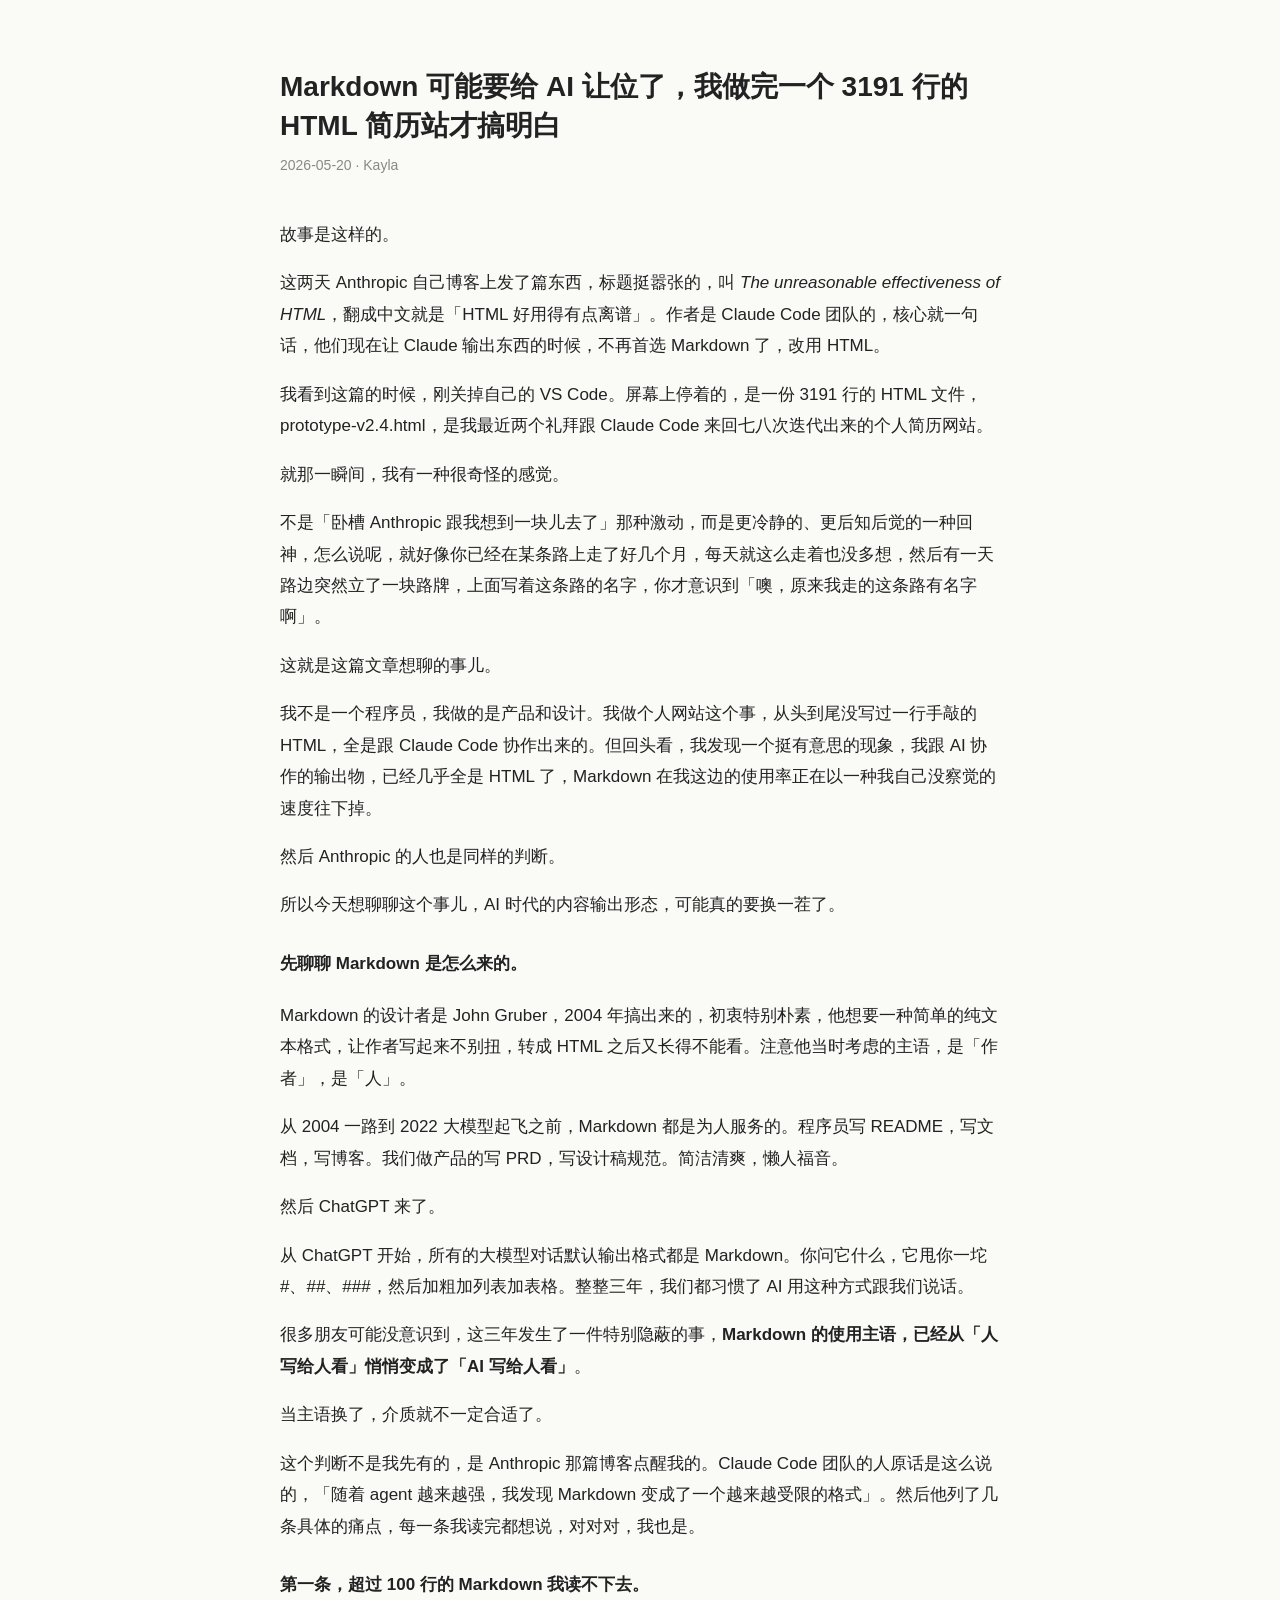
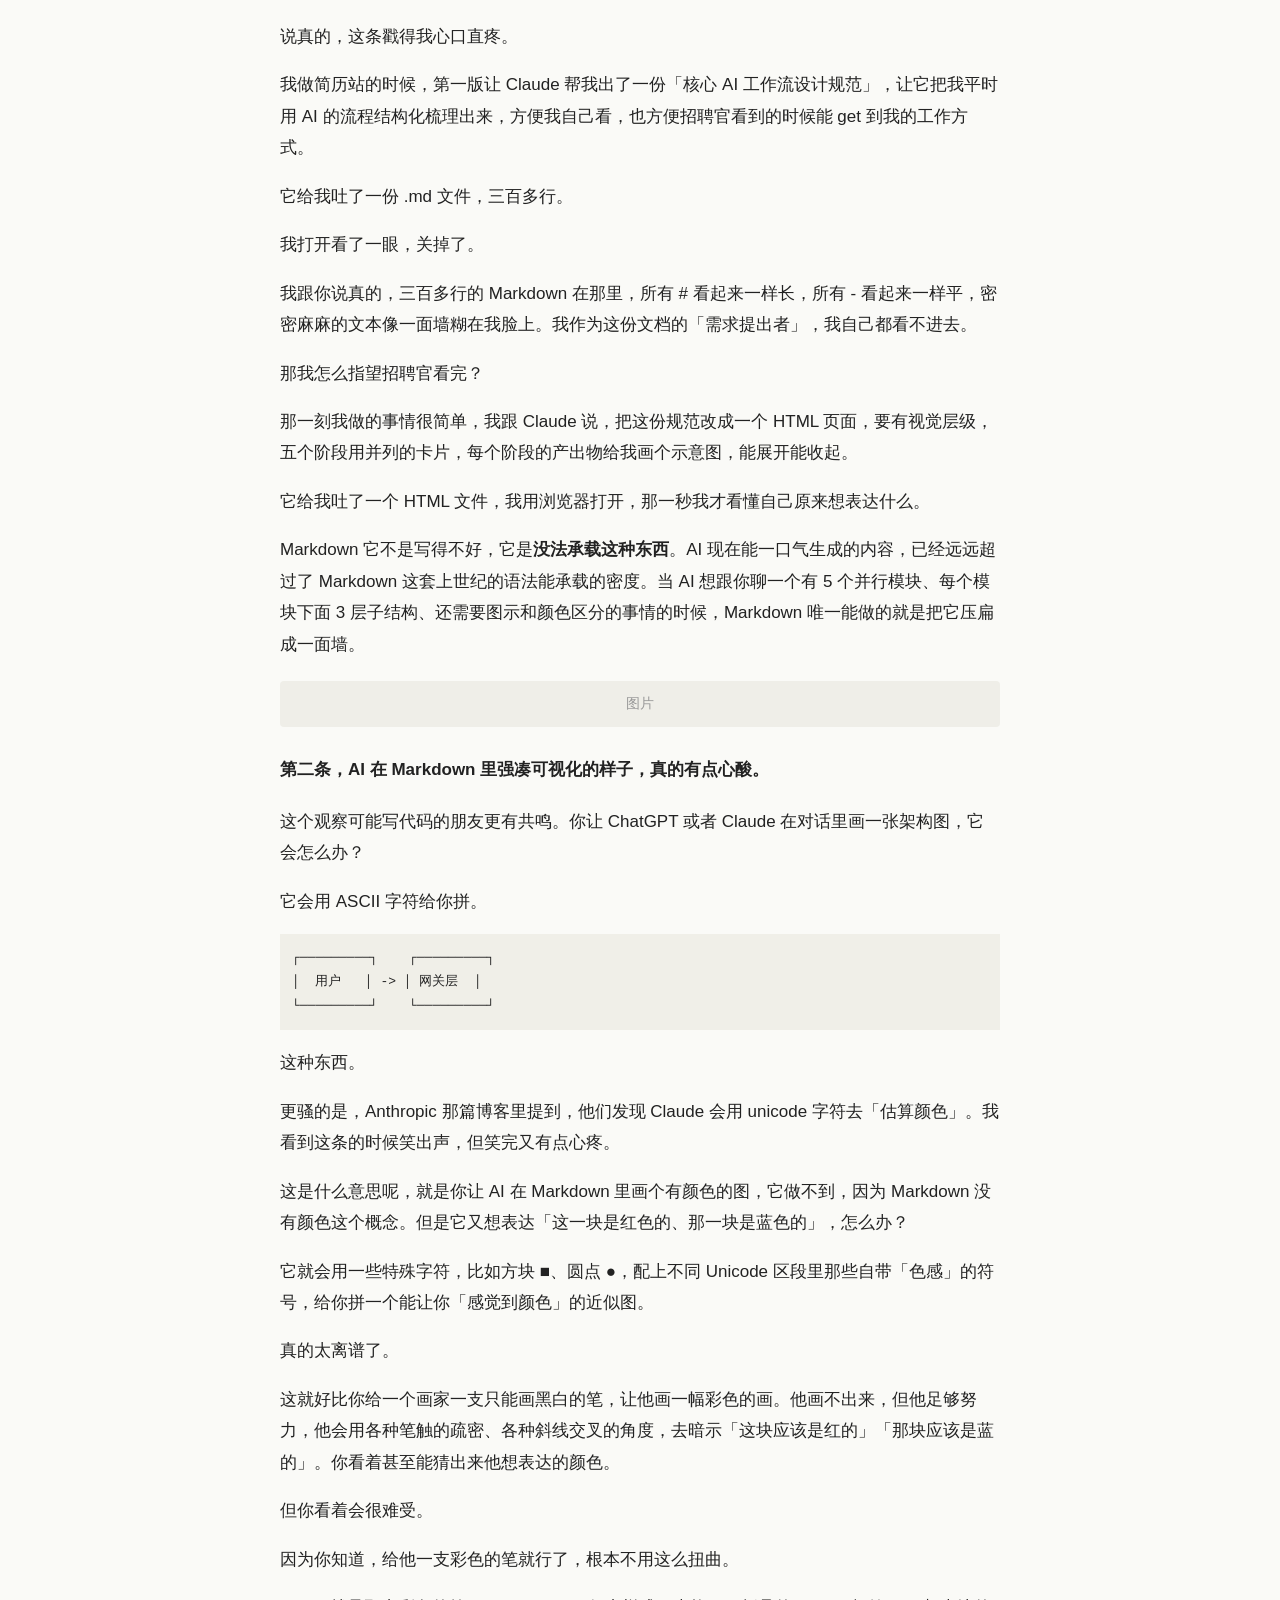
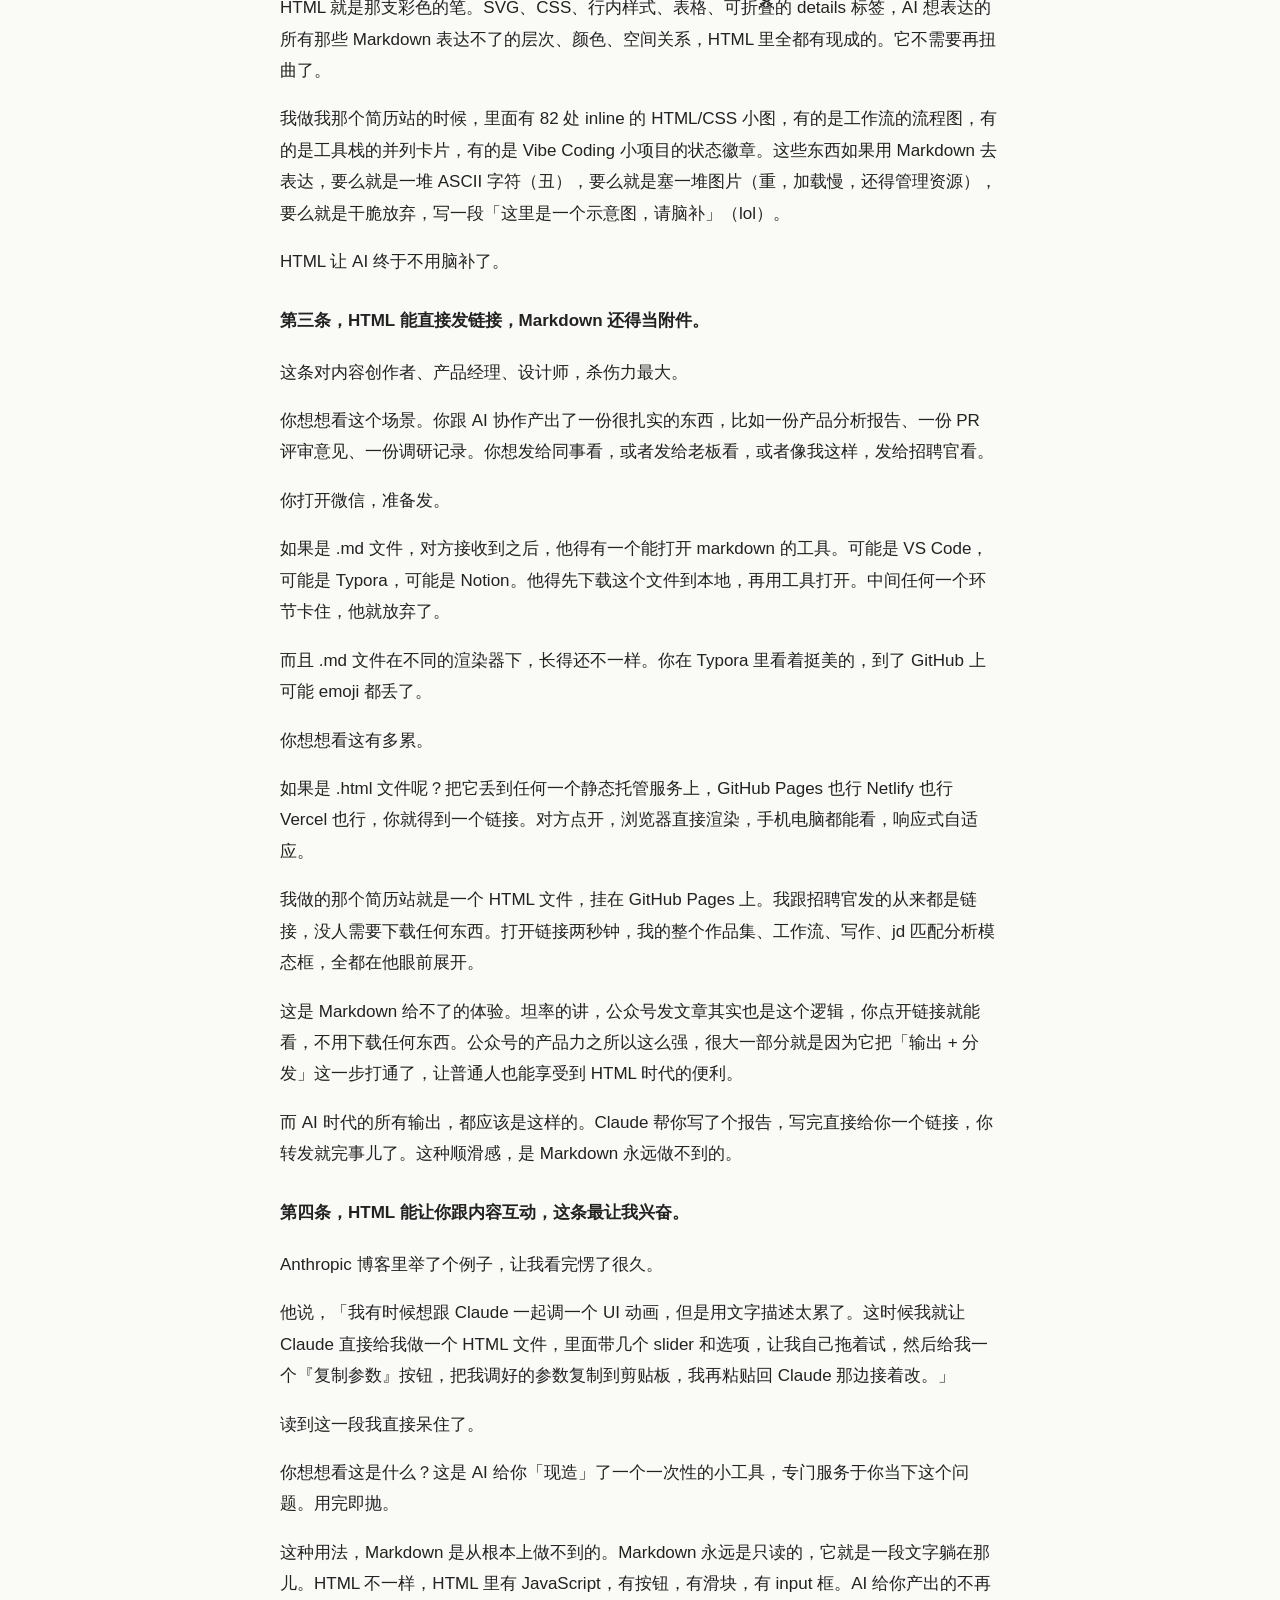
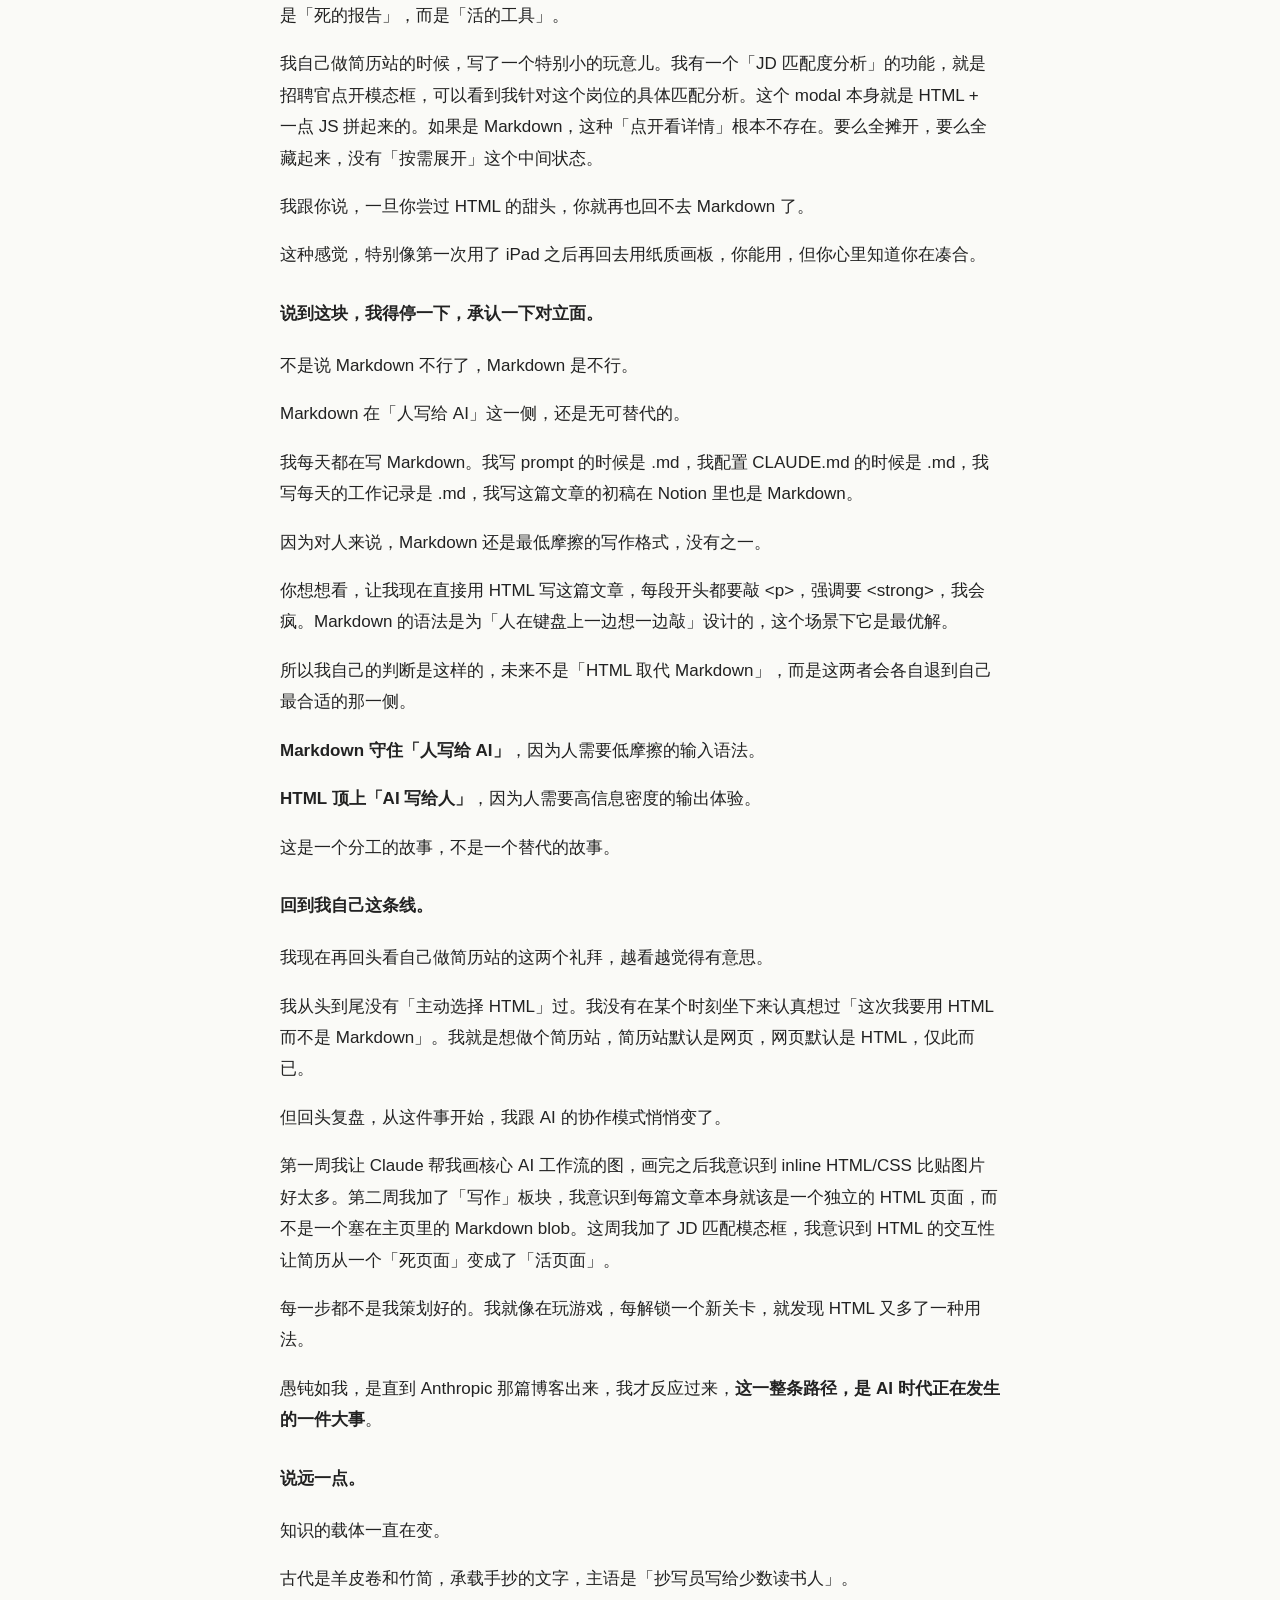
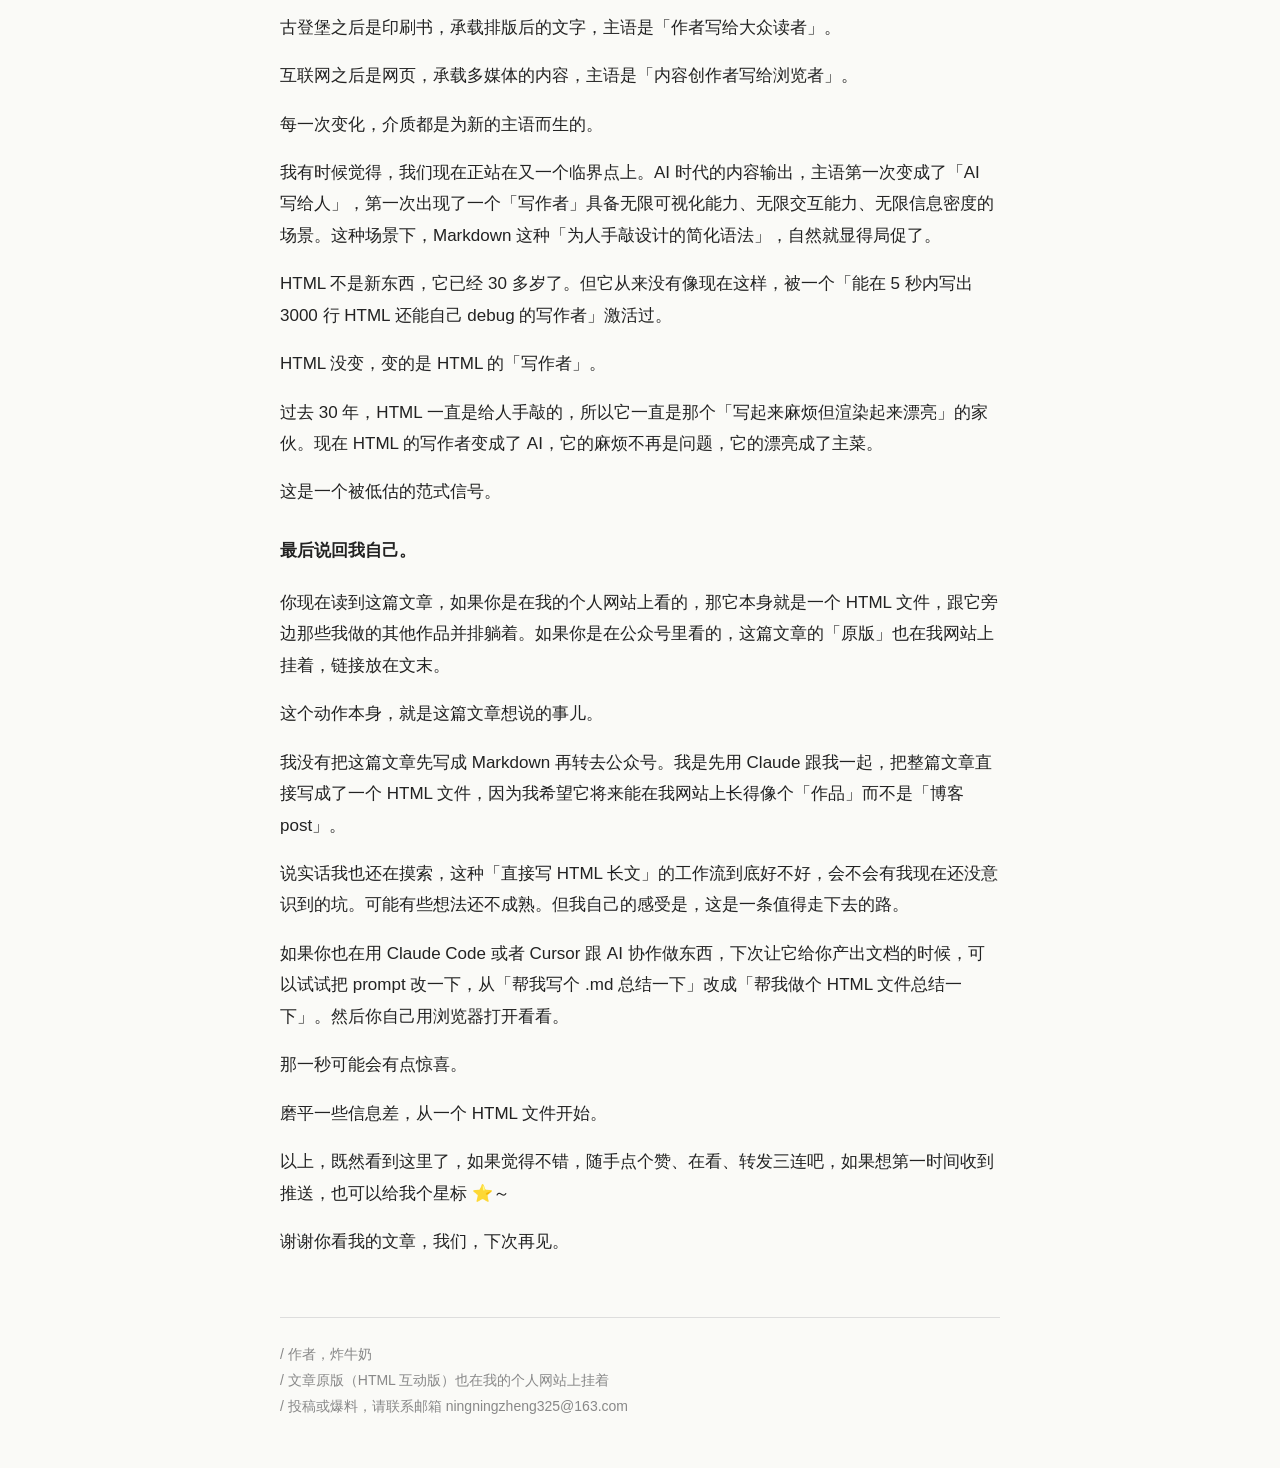
<file: writing-html-is-eating-markdown.html>
<!DOCTYPE html>
<html lang="zh-CN">
<head>
<meta charset="UTF-8">
<meta name="viewport" content="width=device-width, initial-scale=1.0">
<title>Markdown 可能要给 AI 让位了 | Kayla's Writing</title>
<style>
  body { max-width: 720px; margin: 0 auto; padding: 48px 24px; font-family: -apple-system, "PingFang SC", "Helvetica Neue", sans-serif; font-size: 17px; line-height: 1.85; color: #222; background: #fafaf7; }
  h1 { font-size: 28px; line-height: 1.4; margin-bottom: 8px; }
  .meta { color: #888; font-size: 14px; margin-bottom: 40px; }
  p { margin: 1em 0; }
  .break { font-weight: 600; margin: 1.6em 0 1.2em; }
  .img-placeholder { background: #efeee8; padding: 10px 14px; color: #999; font-size: 14px; margin: 1.5em 0; text-align: center; border-radius: 4px; }
  .footer-meta { color: #888; font-size: 14px; margin-top: 60px; padding-top: 24px; border-top: 1px solid #ddd; }
</style>
</head>
<body>

<h1>Markdown 可能要给 AI 让位了，我做完一个 3191 行的 HTML 简历站才搞明白</h1>
<div class="meta">2026-05-20 · Kayla</div>

<p>故事是这样的。</p>

<p>这两天 Anthropic 自己博客上发了篇东西，标题挺嚣张的，叫 <em>The unreasonable effectiveness of HTML</em>，翻成中文就是「HTML 好用得有点离谱」。作者是 Claude Code 团队的，核心就一句话，他们现在让 Claude 输出东西的时候，不再首选 Markdown 了，改用 HTML。</p>

<p>我看到这篇的时候，刚关掉自己的 VS Code。屏幕上停着的，是一份 3191 行的 HTML 文件，prototype-v2.4.html，是我最近两个礼拜跟 Claude Code 来回七八次迭代出来的个人简历网站。</p>

<p>就那一瞬间，我有一种很奇怪的感觉。</p>

<p>不是「卧槽 Anthropic 跟我想到一块儿去了」那种激动，而是更冷静的、更后知后觉的一种回神，怎么说呢，就好像你已经在某条路上走了好几个月，每天就这么走着也没多想，然后有一天路边突然立了一块路牌，上面写着这条路的名字，你才意识到「噢，原来我走的这条路有名字啊」。</p>

<p>这就是这篇文章想聊的事儿。</p>

<p>我不是一个程序员，我做的是产品和设计。我做个人网站这个事，从头到尾没写过一行手敲的 HTML，全是跟 Claude Code 协作出来的。但回头看，我发现一个挺有意思的现象，我跟 AI 协作的输出物，已经几乎全是 HTML 了，Markdown 在我这边的使用率正在以一种我自己没察觉的速度往下掉。</p>

<p>然后 Anthropic 的人也是同样的判断。</p>

<p>所以今天想聊聊这个事儿，AI 时代的内容输出形态，可能真的要换一茬了。</p>

<p class="break">先聊聊 Markdown 是怎么来的。</p>

<p>Markdown 的设计者是 John Gruber，2004 年搞出来的，初衷特别朴素，他想要一种简单的纯文本格式，让作者写起来不别扭，转成 HTML 之后又长得不能看。注意他当时考虑的主语，是「作者」，是「人」。</p>

<p>从 2004 一路到 2022 大模型起飞之前，Markdown 都是为人服务的。程序员写 README，写文档，写博客。我们做产品的写 PRD，写设计稿规范。简洁清爽，懒人福音。</p>

<p>然后 ChatGPT 来了。</p>

<p>从 ChatGPT 开始，所有的大模型对话默认输出格式都是 Markdown。你问它什么，它甩你一坨 #、##、###，然后加粗加列表加表格。整整三年，我们都习惯了 AI 用这种方式跟我们说话。</p>

<p>很多朋友可能没意识到，这三年发生了一件特别隐蔽的事，<strong>Markdown 的使用主语，已经从「人写给人看」悄悄变成了「AI 写给人看」</strong>。</p>

<p>当主语换了，介质就不一定合适了。</p>

<p>这个判断不是我先有的，是 Anthropic 那篇博客点醒我的。Claude Code 团队的人原话是这么说的，「随着 agent 越来越强，我发现 Markdown 变成了一个越来越受限的格式」。然后他列了几条具体的痛点，每一条我读完都想说，对对对，我也是。</p>

<p class="break">第一条，超过 100 行的 Markdown 我读不下去。</p>

<p>说真的，这条戳得我心口直疼。</p>

<p>我做简历站的时候，第一版让 Claude 帮我出了一份「核心 AI 工作流设计规范」，让它把我平时用 AI 的流程结构化梳理出来，方便我自己看，也方便招聘官看到的时候能 get 到我的工作方式。</p>

<p>它给我吐了一份 .md 文件，三百多行。</p>

<p>我打开看了一眼，关掉了。</p>

<p>我跟你说真的，三百多行的 Markdown 在那里，所有 # 看起来一样长，所有 - 看起来一样平，密密麻麻的文本像一面墙糊在我脸上。我作为这份文档的「需求提出者」，我自己都看不进去。</p>

<p>那我怎么指望招聘官看完？</p>

<p>那一刻我做的事情很简单，我跟 Claude 说，把这份规范改成一个 HTML 页面，要有视觉层级，五个阶段用并列的卡片，每个阶段的产出物给我画个示意图，能展开能收起。</p>

<p>它给我吐了一个 HTML 文件，我用浏览器打开，那一秒我才看懂自己原来想表达什么。</p>

<p>Markdown 它不是写得不好，它是<strong>没法承载这种东西</strong>。AI 现在能一口气生成的内容，已经远远超过了 Markdown 这套上世纪的语法能承载的密度。当 AI 想跟你聊一个有 5 个并行模块、每个模块下面 3 层子结构、还需要图示和颜色区分的事情的时候，Markdown 唯一能做的就是把它压扁成一面墙。</p>

<div class="img-placeholder">图片</div>

<p class="break">第二条，AI 在 Markdown 里强凑可视化的样子，真的有点心酸。</p>

<p>这个观察可能写代码的朋友更有共鸣。你让 ChatGPT 或者 Claude 在对话里画一张架构图，它会怎么办？</p>

<p>它会用 ASCII 字符给你拼。</p>

<pre style="background:#f0efe8;padding:12px;font-size:13px;overflow-x:auto;">
┌─────────┐    ┌─────────┐
│  用户   │ -> │ 网关层  │
└─────────┘    └─────────┘
</pre>

<p>这种东西。</p>

<p>更骚的是，Anthropic 那篇博客里提到，他们发现 Claude 会用 unicode 字符去「估算颜色」。我看到这条的时候笑出声，但笑完又有点心疼。</p>

<p>这是什么意思呢，就是你让 AI 在 Markdown 里画个有颜色的图，它做不到，因为 Markdown 没有颜色这个概念。但是它又想表达「这一块是红色的、那一块是蓝色的」，怎么办？</p>

<p>它就会用一些特殊字符，比如方块 ■、圆点 ●，配上不同 Unicode 区段里那些自带「色感」的符号，给你拼一个能让你「感觉到颜色」的近似图。</p>

<p>真的太离谱了。</p>

<p>这就好比你给一个画家一支只能画黑白的笔，让他画一幅彩色的画。他画不出来，但他足够努力，他会用各种笔触的疏密、各种斜线交叉的角度，去暗示「这块应该是红的」「那块应该是蓝的」。你看着甚至能猜出来他想表达的颜色。</p>

<p>但你看着会很难受。</p>

<p>因为你知道，给他一支彩色的笔就行了，根本不用这么扭曲。</p>

<p>HTML 就是那支彩色的笔。SVG、CSS、行内样式、表格、可折叠的 details 标签，AI 想表达的所有那些 Markdown 表达不了的层次、颜色、空间关系，HTML 里全都有现成的。它不需要再扭曲了。</p>

<p>我做我那个简历站的时候，里面有 82 处 inline 的 HTML/CSS 小图，有的是工作流的流程图，有的是工具栈的并列卡片，有的是 Vibe Coding 小项目的状态徽章。这些东西如果用 Markdown 去表达，要么就是一堆 ASCII 字符（丑），要么就是塞一堆图片（重，加载慢，还得管理资源），要么就是干脆放弃，写一段「这里是一个示意图，请脑补」（lol）。</p>

<p>HTML 让 AI 终于不用脑补了。</p>

<p class="break">第三条，HTML 能直接发链接，Markdown 还得当附件。</p>

<p>这条对内容创作者、产品经理、设计师，杀伤力最大。</p>

<p>你想想看这个场景。你跟 AI 协作产出了一份很扎实的东西，比如一份产品分析报告、一份 PR 评审意见、一份调研记录。你想发给同事看，或者发给老板看，或者像我这样，发给招聘官看。</p>

<p>你打开微信，准备发。</p>

<p>如果是 .md 文件，对方接收到之后，他得有一个能打开 markdown 的工具。可能是 VS Code，可能是 Typora，可能是 Notion。他得先下载这个文件到本地，再用工具打开。中间任何一个环节卡住，他就放弃了。</p>

<p>而且 .md 文件在不同的渲染器下，长得还不一样。你在 Typora 里看着挺美的，到了 GitHub 上可能 emoji 都丢了。</p>

<p>你想想看这有多累。</p>

<p>如果是 .html 文件呢？把它丢到任何一个静态托管服务上，GitHub Pages 也行 Netlify 也行 Vercel 也行，你就得到一个链接。对方点开，浏览器直接渲染，手机电脑都能看，响应式自适应。</p>

<p>我做的那个简历站就是一个 HTML 文件，挂在 GitHub Pages 上。我跟招聘官发的从来都是链接，没人需要下载任何东西。打开链接两秒钟，我的整个作品集、工作流、写作、jd 匹配分析模态框，全都在他眼前展开。</p>

<p>这是 Markdown 给不了的体验。坦率的讲，公众号发文章其实也是这个逻辑，你点开链接就能看，不用下载任何东西。公众号的产品力之所以这么强，很大一部分就是因为它把「输出 + 分发」这一步打通了，让普通人也能享受到 HTML 时代的便利。</p>

<p>而 AI 时代的所有输出，都应该是这样的。Claude 帮你写了个报告，写完直接给你一个链接，你转发就完事儿了。这种顺滑感，是 Markdown 永远做不到的。</p>

<p class="break">第四条，HTML 能让你跟内容互动，这条最让我兴奋。</p>

<p>Anthropic 博客里举了个例子，让我看完愣了很久。</p>

<p>他说，「我有时候想跟 Claude 一起调一个 UI 动画，但是用文字描述太累了。这时候我就让 Claude 直接给我做一个 HTML 文件，里面带几个 slider 和选项，让我自己拖着试，然后给我一个『复制参数』按钮，把我调好的参数复制到剪贴板，我再粘贴回 Claude 那边接着改。」</p>

<p>读到这一段我直接呆住了。</p>

<p>你想想看这是什么？这是 AI 给你「现造」了一个一次性的小工具，专门服务于你当下这个问题。用完即抛。</p>

<p>这种用法，Markdown 是从根本上做不到的。Markdown 永远是只读的，它就是一段文字躺在那儿。HTML 不一样，HTML 里有 JavaScript，有按钮，有滑块，有 input 框。AI 给你产出的不再是「死的报告」，而是「活的工具」。</p>

<p>我自己做简历站的时候，写了一个特别小的玩意儿。我有一个「JD 匹配度分析」的功能，就是招聘官点开模态框，可以看到我针对这个岗位的具体匹配分析。这个 modal 本身就是 HTML + 一点 JS 拼起来的。如果是 Markdown，这种「点开看详情」根本不存在。要么全摊开，要么全藏起来，没有「按需展开」这个中间状态。</p>

<p>我跟你说，一旦你尝过 HTML 的甜头，你就再也回不去 Markdown 了。</p>

<p>这种感觉，特别像第一次用了 iPad 之后再回去用纸质画板，你能用，但你心里知道你在凑合。</p>

<p class="break">说到这块，我得停一下，承认一下对立面。</p>

<p>不是说 Markdown 不行了，Markdown 是不行。</p>

<p>Markdown 在「人写给 AI」这一侧，还是无可替代的。</p>

<p>我每天都在写 Markdown。我写 prompt 的时候是 .md，我配置 CLAUDE.md 的时候是 .md，我写每天的工作记录是 .md，我写这篇文章的初稿在 Notion 里也是 Markdown。</p>

<p>因为对人来说，Markdown 还是最低摩擦的写作格式，没有之一。</p>

<p>你想想看，让我现在直接用 HTML 写这篇文章，每段开头都要敲 &lt;p&gt;，强调要 &lt;strong&gt;，我会疯。Markdown 的语法是为「人在键盘上一边想一边敲」设计的，这个场景下它是最优解。</p>

<p>所以我自己的判断是这样的，未来不是「HTML 取代 Markdown」，而是这两者会各自退到自己最合适的那一侧。</p>

<p><strong>Markdown 守住「人写给 AI」</strong>，因为人需要低摩擦的输入语法。</p>

<p><strong>HTML 顶上「AI 写给人」</strong>，因为人需要高信息密度的输出体验。</p>

<p>这是一个分工的故事，不是一个替代的故事。</p>

<p class="break">回到我自己这条线。</p>

<p>我现在再回头看自己做简历站的这两个礼拜，越看越觉得有意思。</p>

<p>我从头到尾没有「主动选择 HTML」过。我没有在某个时刻坐下来认真想过「这次我要用 HTML 而不是 Markdown」。我就是想做个简历站，简历站默认是网页，网页默认是 HTML，仅此而已。</p>

<p>但回头复盘，从这件事开始，我跟 AI 的协作模式悄悄变了。</p>

<p>第一周我让 Claude 帮我画核心 AI 工作流的图，画完之后我意识到 inline HTML/CSS 比贴图片好太多。第二周我加了「写作」板块，我意识到每篇文章本身就该是一个独立的 HTML 页面，而不是一个塞在主页里的 Markdown blob。这周我加了 JD 匹配模态框，我意识到 HTML 的交互性让简历从一个「死页面」变成了「活页面」。</p>

<p>每一步都不是我策划好的。我就像在玩游戏，每解锁一个新关卡，就发现 HTML 又多了一种用法。</p>

<p>愚钝如我，是直到 Anthropic 那篇博客出来，我才反应过来，<strong>这一整条路径，是 AI 时代正在发生的一件大事</strong>。</p>

<p class="break">说远一点。</p>

<p>知识的载体一直在变。</p>

<p>古代是羊皮卷和竹简，承载手抄的文字，主语是「抄写员写给少数读书人」。</p>

<p>古登堡之后是印刷书，承载排版后的文字，主语是「作者写给大众读者」。</p>

<p>互联网之后是网页，承载多媒体的内容，主语是「内容创作者写给浏览者」。</p>

<p>每一次变化，介质都是为新的主语而生的。</p>

<p>我有时候觉得，我们现在正站在又一个临界点上。AI 时代的内容输出，主语第一次变成了「AI 写给人」，第一次出现了一个「写作者」具备无限可视化能力、无限交互能力、无限信息密度的场景。这种场景下，Markdown 这种「为人手敲设计的简化语法」，自然就显得局促了。</p>

<p>HTML 不是新东西，它已经 30 多岁了。但它从来没有像现在这样，被一个「能在 5 秒内写出 3000 行 HTML 还能自己 debug 的写作者」激活过。</p>

<p>HTML 没变，变的是 HTML 的「写作者」。</p>

<p>过去 30 年，HTML 一直是给人手敲的，所以它一直是那个「写起来麻烦但渲染起来漂亮」的家伙。现在 HTML 的写作者变成了 AI，它的麻烦不再是问题，它的漂亮成了主菜。</p>

<p>这是一个被低估的范式信号。</p>

<p class="break">最后说回我自己。</p>

<p>你现在读到这篇文章，如果你是在我的个人网站上看的，那它本身就是一个 HTML 文件，跟它旁边那些我做的其他作品并排躺着。如果你是在公众号里看的，这篇文章的「原版」也在我网站上挂着，链接放在文末。</p>

<p>这个动作本身，就是这篇文章想说的事儿。</p>

<p>我没有把这篇文章先写成 Markdown 再转去公众号。我是先用 Claude 跟我一起，把整篇文章直接写成了一个 HTML 文件，因为我希望它将来能在我网站上长得像个「作品」而不是「博客 post」。</p>

<p>说实话我也还在摸索，这种「直接写 HTML 长文」的工作流到底好不好，会不会有我现在还没意识到的坑。可能有些想法还不成熟。但我自己的感受是，这是一条值得走下去的路。</p>

<p>如果你也在用 Claude Code 或者 Cursor 跟 AI 协作做东西，下次让它给你产出文档的时候，可以试试把 prompt 改一下，从「帮我写个 .md 总结一下」改成「帮我做个 HTML 文件总结一下」。然后你自己用浏览器打开看看。</p>

<p>那一秒可能会有点惊喜。</p>

<p>磨平一些信息差，从一个 HTML 文件开始。</p>

<p>以上，既然看到这里了，如果觉得不错，随手点个赞、在看、转发三连吧，如果想第一时间收到推送，也可以给我个星标 ⭐～</p>

<p>谢谢你看我的文章，我们，下次再见。</p>

<div class="footer-meta">
/ 作者，炸牛奶<br>
/ 文章原版（HTML 互动版）也在我的个人网站上挂着<br>
/ 投稿或爆料，请联系邮箱 ningningzheng325@163.com
</div>

</body>
</html>
</file>
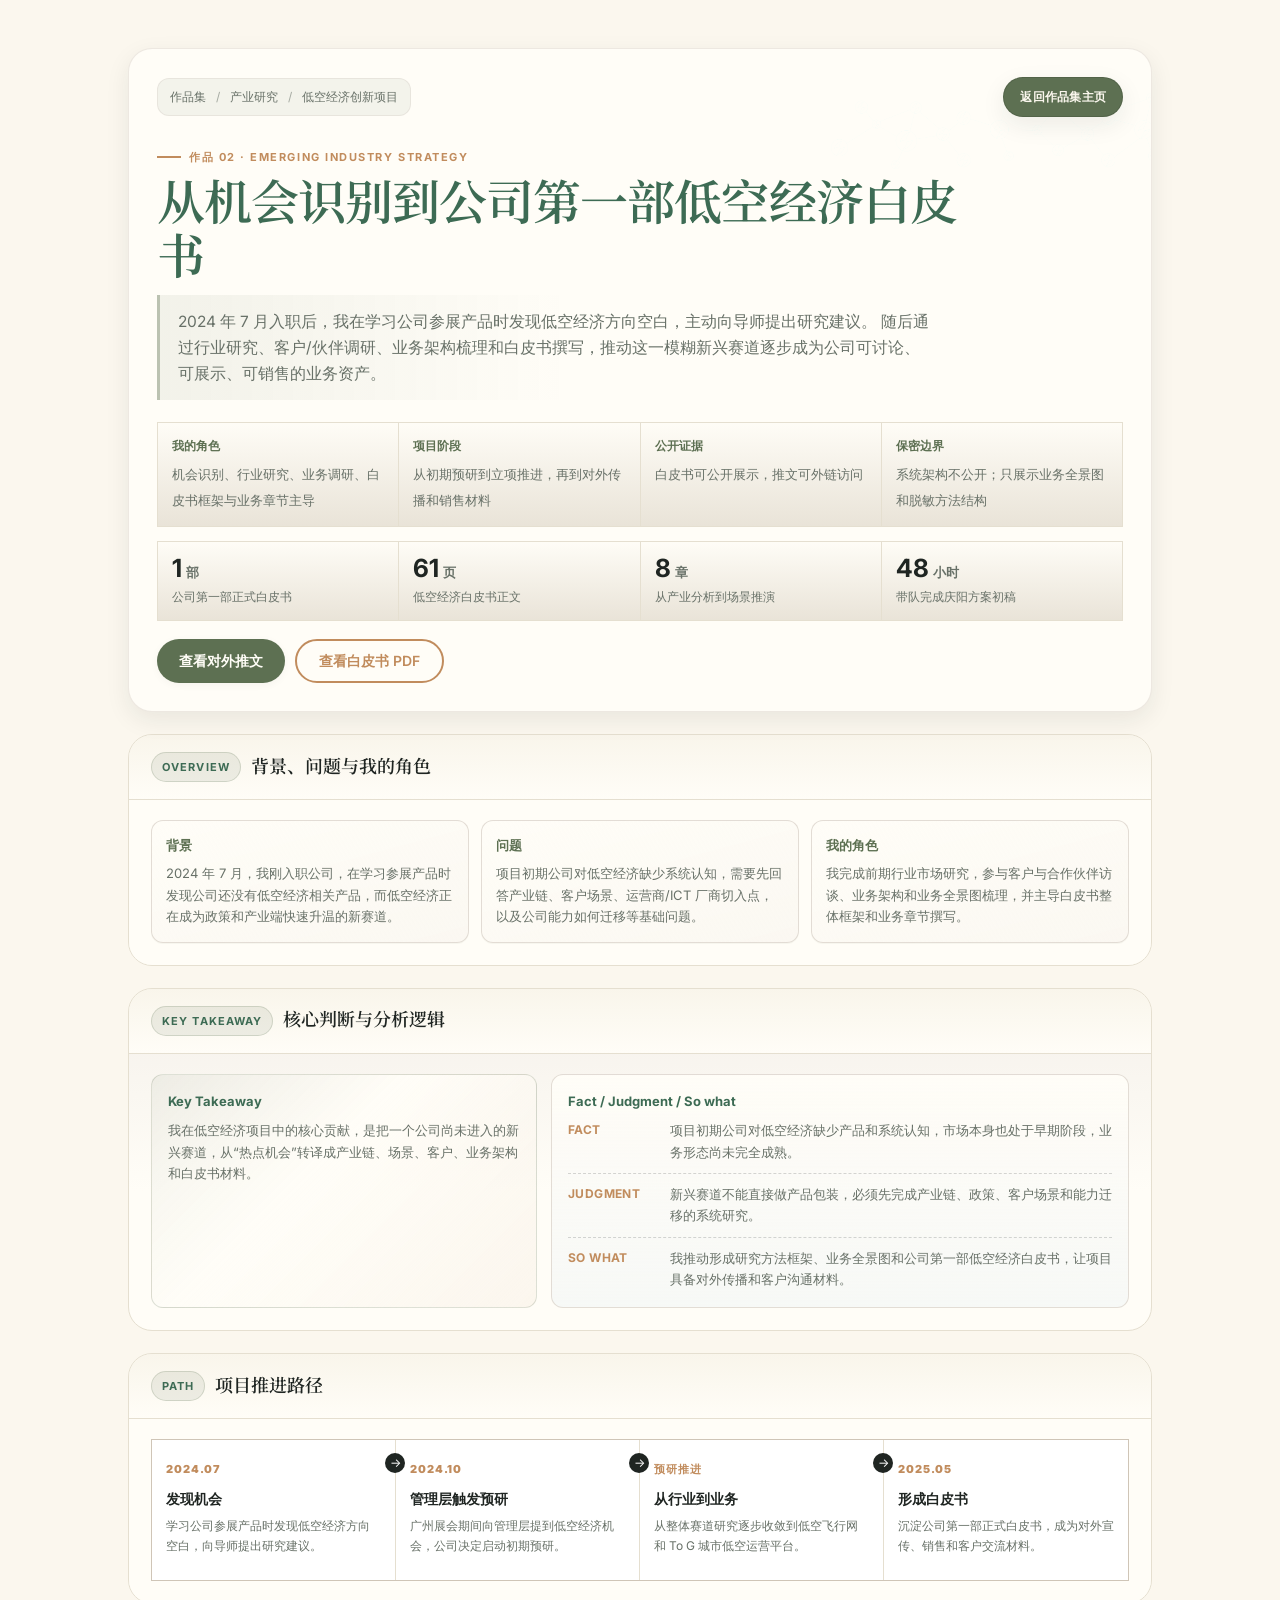
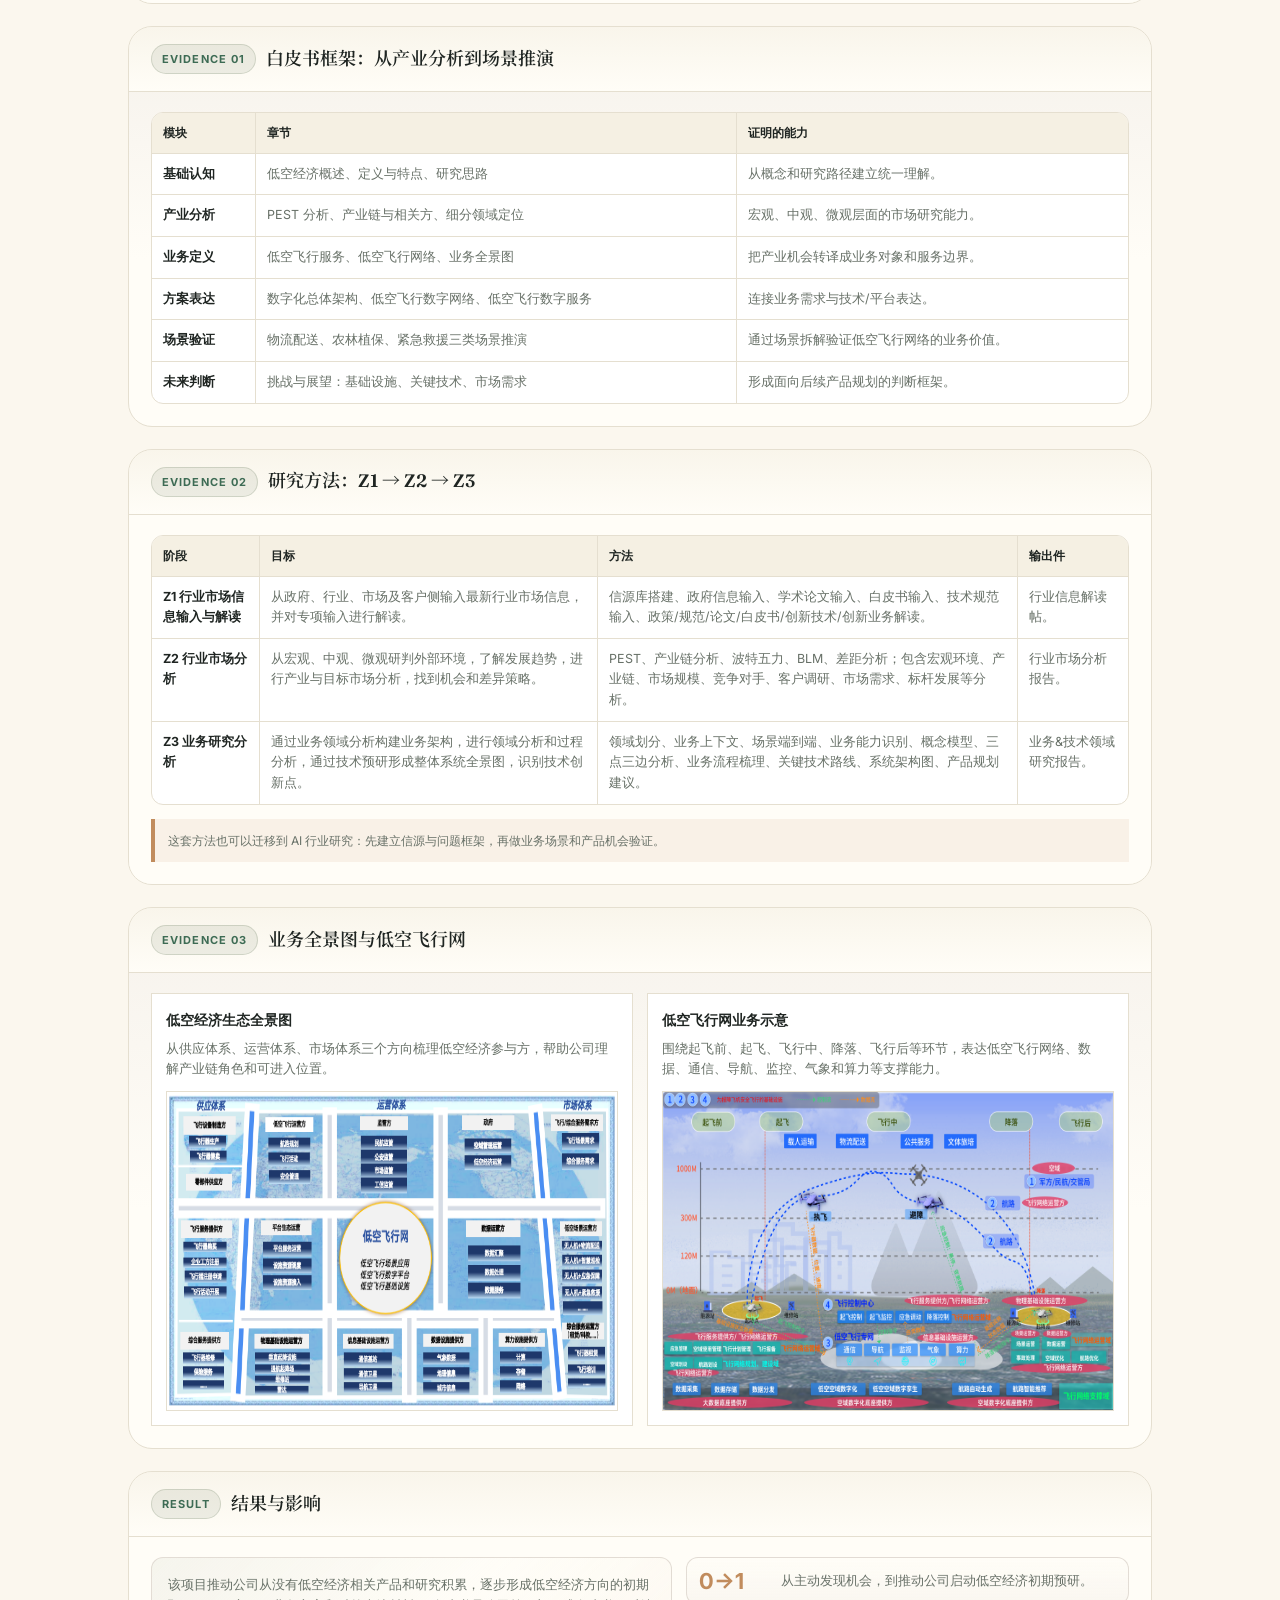
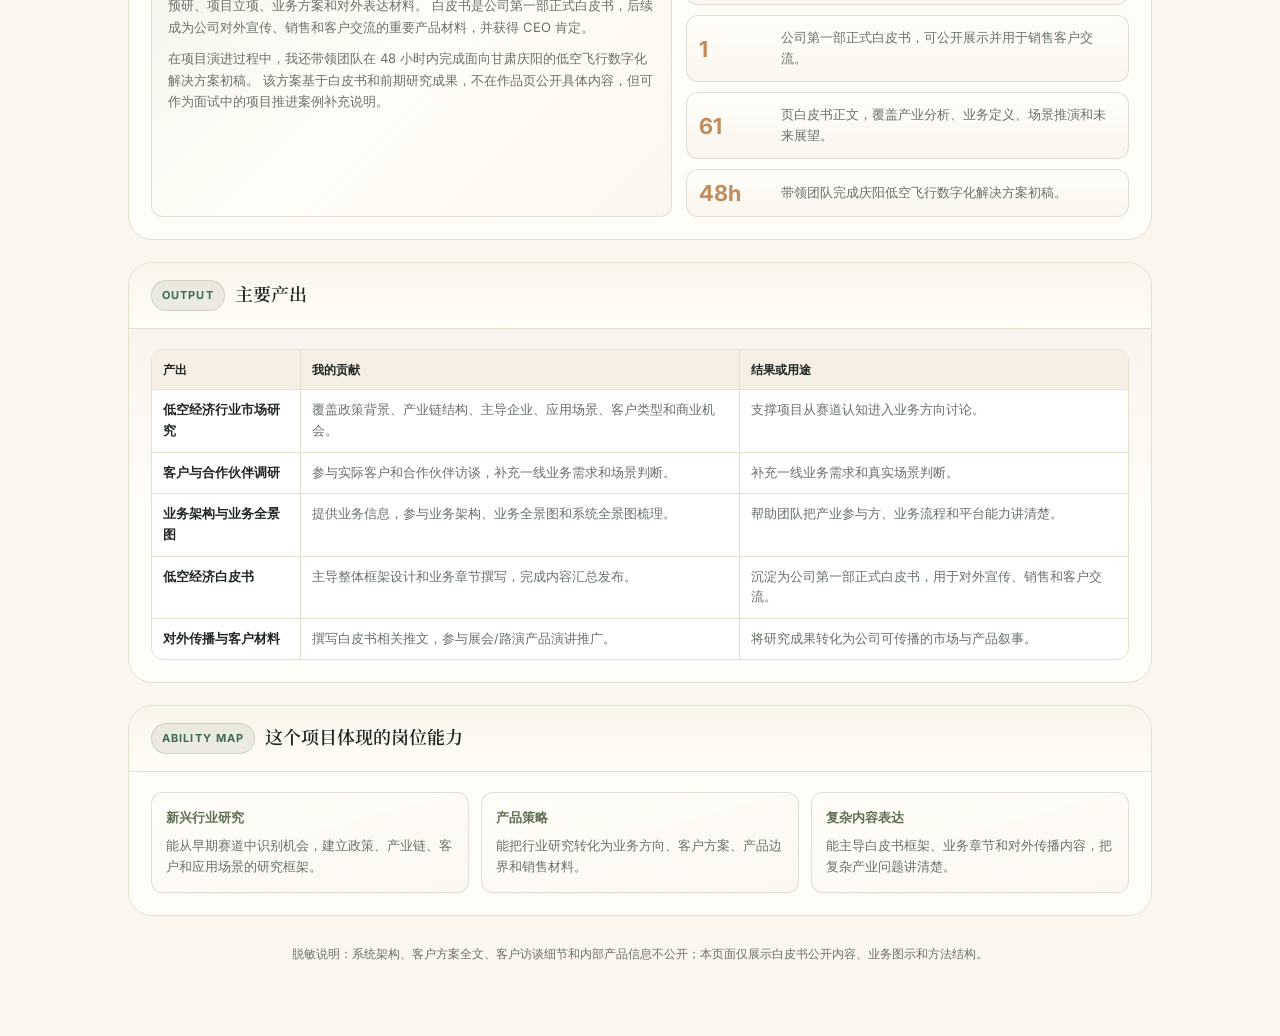
<file: 低空经济产出/portfolio-work-low-altitude-v1.html>
<!doctype html>
<html lang="zh-CN">
<head>
  <meta charset="utf-8" />
  <meta name="viewport" content="width=device-width, initial-scale=1" />
  <title>作品详情 · 低空经济创新项目</title>
  <link rel="preconnect" href="https://fonts.googleapis.com" />
  <link rel="preconnect" href="https://fonts.gstatic.com" crossorigin />
  <link href="https://fonts.googleapis.com/css2?family=Fraunces:ital,opsz,wght@0,9..144,400;0,9..144,500;0,9..144,600;0,9..144,700;1,9..144,400;1,9..144,500;1,9..144,600&family=Inter:wght@400;500;600;700&family=Noto+Serif+SC:wght@400;500;600;700&display=swap" rel="stylesheet" />
  <style>
    :root {
      --bg-primary: #fbf7ee;
      --bg-secondary: #f5f0e3;
      --bg-paper: #fffdf7;
      --ink: #1f2522;
      --muted: #687168;
      --moss: #5d7052;
      --moss-deep: #3d6b54;
      --rust: #c18c5d;
      --amber: #d4a574;
      --line: #e5dfd0;
      --line-strong: #cfc5b7;
      --r-pill: 999px;
      --r-card-lg: 24px;
      --r-card: 18px;
      --r-sm: 12px;
      --shadow-sm: 0 2px 8px rgba(31, 37, 34, 0.04);
      --shadow-md: 0 8px 24px rgba(31, 37, 34, 0.08);
      --shadow-lg: 0 18px 46px rgba(31, 37, 34, 0.1);
      --shadow-hover: 0 14px 32px rgba(31, 37, 34, 0.12);
      --font-display: "Fraunces", "Noto Serif SC", "Songti SC", serif;
      --font-body: "Inter", "PingFang SC", -apple-system, system-ui, sans-serif;
      --bg: var(--bg-primary);
      --card: var(--bg-paper);
      --green: var(--moss);
      --blue: #2f6284;
      --sky: rgba(220, 239, 247, 0.35);
      --orange: var(--rust);
      --red: #a85448;
      --soft-green: rgba(93, 112, 82, 0.12);
      --soft-blue: #e7f1f6;
      --soft-orange: rgba(193, 140, 93, 0.14);
      --soft-yellow: #fbf2d4;
      --radius: var(--r-card);
      --shadow: var(--shadow-lg);
    }

    * { box-sizing: border-box; }
    html, body { margin: 0; padding: 0; }
    body {
      color: var(--ink);
      background: var(--bg-primary);
      font-family: var(--font-body);
      font-size: 16px;
      line-height: 1.65;
      -webkit-font-smoothing: antialiased;
    }

    a { color: inherit; text-decoration: none; }

    .page {
      max-width: 1080px;
      margin: 0 auto;
      padding: 48px 28px 72px;
    }

    .hero {
      position: relative;
      overflow: hidden;
      padding: 28px;
      border: 1px solid rgba(222, 216, 207, 0.55);
      border-radius: var(--r-card-lg);
      background: var(--bg-paper);
      box-shadow: var(--shadow-md);
    }

    .hero::after {
      content: "";
      position: absolute;
      right: -100px;
      top: 18px;
      width: 420px;
      height: 120px;
      background: url("assets/method_07.png") center / contain no-repeat;
      opacity: 0.08;
      pointer-events: none;
    }

    .hero-nav {
      position: relative;
      z-index: 1;
      display: flex;
      flex-wrap: wrap;
      align-items: center;
      justify-content: space-between;
      gap: 12px 18px;
      margin-bottom: 22px;
    }

    .breadcrumb {
      position: relative;
      z-index: 1;
      color: var(--muted);
      font-size: 12px;
      margin-bottom: 0;
      padding: 8px 12px;
      display: inline-block;
      border-radius: var(--r-sm);
      background: rgba(93, 112, 82, 0.07);
      border: 1px solid rgba(222, 216, 207, 0.5);
    }

    .breadcrumb span { opacity: 0.55; margin: 0 7px; }

    .back-home {
      display: inline-flex;
      align-items: center;
      gap: 6px;
      padding: 9px 16px;
      font-size: 12px;
      font-weight: 600;
      letter-spacing: 0.02em;
      color: var(--bg-primary);
      border-radius: var(--r-pill);
      border: 1px solid rgba(61, 75, 55, 0.35);
      background: var(--moss);
      box-shadow: var(--shadow-md);
      transition: transform 200ms cubic-bezier(0.2, 0.8, 0.2, 1), box-shadow 200ms cubic-bezier(0.2, 0.8, 0.2, 1);
    }

    .back-home:hover {
      transform: translateY(-2px);
      box-shadow: var(--shadow-hover);
    }

    .back-home:focus-visible {
      outline: 2px solid var(--moss-deep);
      outline-offset: 2px;
    }

    .eyebrow {
      position: relative;
      z-index: 1;
      display: inline-flex;
      align-items: center;
      gap: 8px;
      color: var(--rust);
      font-size: 11px;
      font-weight: 700;
      letter-spacing: 0.14em;
      text-transform: uppercase;
    }

    .eyebrow::before {
      content: "";
      width: 24px;
      height: 2px;
      background: currentColor;
    }

    h1 {
      position: relative;
      z-index: 1;
      max-width: 820px;
      margin: 10px 0 12px;
      font-family: var(--font-display);
      font-size: clamp(28px, 4.2vw, 48px);
      font-weight: 600;
      line-height: 1.12;
      letter-spacing: -0.02em;
      color: var(--moss-deep);
    }

    .lead {
      position: relative;
      z-index: 1;
      max-width: 790px;
      margin: 0;
      padding: 14px 16px 14px 18px;
      color: var(--muted);
      font-size: 15.5px;
      border-left: 3px solid rgba(93, 112, 82, 0.42);
      border-radius: 0 var(--r-sm) var(--r-sm) 0;
      background: linear-gradient(90deg, rgba(93, 112, 82, 0.08), transparent 52%);
    }

    .meta,
    .kpis {
      position: relative;
      z-index: 1;
      display: grid;
      grid-template-columns: repeat(4, 1fr);
      gap: 1px;
      margin-top: 22px;
      border: 1px solid var(--line);
      background: var(--line);
    }

    .kpis { margin-top: 14px; }

    .meta-item,
    .kpi {
      min-height: 72px;
      padding: 13px 14px;
      background: linear-gradient(180deg, rgba(255, 253, 247, 0.98), rgba(240, 235, 229, 0.38));
    }

    .meta-item b {
      display: block;
      margin-bottom: 4px;
      color: var(--green);
      font-size: 12px;
    }

    .meta-item span {
      color: var(--muted);
      font-size: 13px;
    }

    .kpi strong {
      display: block;
      color: var(--ink);
      font-size: 25px;
      line-height: 1.05;
    }

    .kpi strong span {
      margin-left: 4px;
      color: var(--muted);
      font-size: 13px;
      font-weight: 600;
    }

    .kpi p {
      margin: 6px 0 0;
      color: var(--muted);
      font-size: 12px;
    }

    .actions {
      position: relative;
      z-index: 1;
      display: flex;
      flex-wrap: wrap;
      gap: 10px;
      margin-top: 18px;
    }

    .btn {
      display: inline-flex;
      align-items: center;
      justify-content: center;
      min-height: 44px;
      padding: 0 22px;
      border-radius: var(--r-pill);
      border: none;
      background: var(--moss);
      color: var(--bg-paper);
      font-size: 14px;
      font-weight: 600;
      font-family: var(--font-body);
      box-shadow: var(--shadow-sm);
      transition: transform 200ms ease, box-shadow 200ms ease;
    }

    .btn:hover {
      transform: translateY(-2px);
      box-shadow: var(--shadow-md);
    }

    .btn.secondary {
      background: transparent;
      color: var(--rust);
      border: 2px solid var(--rust);
      box-shadow: none;
    }

    .btn.secondary:hover {
      background: rgba(193, 140, 93, 0.08);
    }

    .section {
      margin-top: 22px;
      border: 1px solid var(--line);
      border-radius: var(--r-card-lg);
      overflow: hidden;
      background: var(--card);
    }

    .section-head {
      display: flex;
      align-items: center;
      justify-content: space-between;
      gap: 18px;
      padding: 17px 22px;
      border-bottom: 1px solid var(--line);
      background: linear-gradient(180deg, rgba(245, 240, 227, 0.6), var(--bg-paper));
    }

    .section-head > .sub {
      display: none !important;
    }

    .section-title {
      display: flex;
      align-items: center;
      flex-wrap: wrap;
      gap: 10px;
    }

    .tag {
      padding: 5px 10px;
      border-radius: var(--r-pill);
      background: rgba(93, 112, 82, 0.1);
      color: var(--moss-deep);
      border: 1px solid rgba(93, 112, 82, 0.2);
      font-size: 11px;
      font-weight: 700;
      letter-spacing: 0.1em;
      text-transform: uppercase;
    }

    h2 {
      margin: 0;
      font-family: var(--font-display);
      font-size: 18px;
      font-weight: 600;
      line-height: 1.25;
      color: var(--ink);
    }

    .body {
      padding: 20px 22px 22px;
    }

    .page > .section:nth-of-type(odd) > .body {
      background: rgba(255, 253, 247, 0.65);
    }

    .page > .section:nth-of-type(even) > .body {
      background: linear-gradient(180deg, rgba(240, 235, 229, 0.48) 0%, rgba(255, 253, 247, 0.4) 50%, transparent 100%);
    }

    .brief-grid,
    .ability-grid {
      display: grid;
      grid-template-columns: repeat(3, 1fr);
      gap: 12px;
    }

    .brief-card,
    .ability-card {
      padding: 14px;
      border: 1px solid rgba(222, 216, 207, 0.85);
      border-radius: var(--r-sm);
      background: linear-gradient(165deg, rgba(255, 253, 247, 0.98), rgba(240, 235, 229, 0.28));
      box-shadow: 0 1px 0 rgba(93, 112, 82, 0.05);
    }

    .brief-card b,
    .ability-card b {
      display: block;
      margin-bottom: 7px;
      color: var(--green);
      font-size: 13px;
    }

    .brief-card p,
    .ability-card p {
      margin: 0;
      color: var(--muted);
      font-size: 13px;
    }

    .takeaway-grid {
      display: grid;
      grid-template-columns: 0.8fr 1.2fr;
      gap: 14px;
    }

    .takeaway-card,
    .fjs-card {
      padding: 16px;
      border: 1px solid rgba(222, 216, 207, 0.85);
      border-radius: var(--r-sm);
      background: #fff;
    }

    .takeaway-card {
      background: linear-gradient(135deg, rgba(93, 112, 82, 0.07), rgba(255, 253, 247, 0.98) 42%, rgba(193, 140, 93, 0.06) 100%);
      border-color: rgba(93, 112, 82, 0.2);
    }

    .fjs-card {
      background: linear-gradient(180deg, rgba(255, 253, 247, 0.98), rgba(232, 240, 245, 0.35));
    }

    .takeaway-card b,
    .fjs-card b {
      display: block;
      margin-bottom: 8px;
      color: var(--moss-deep);
      font-size: 13px;
    }

    .takeaway-card p,
    .fjs-card p {
      margin: 0;
      color: var(--muted);
      font-size: 13px;
    }

    .fjs-list {
      display: grid;
      gap: 10px;
    }

    .fjs-row {
      display: grid;
      grid-template-columns: 92px 1fr;
      gap: 10px;
      align-items: start;
      padding-bottom: 10px;
      border-bottom: 1px dashed rgba(31, 37, 34, 0.18);
    }

    .fjs-row:last-child {
      padding-bottom: 0;
      border-bottom: 0;
    }

    .fjs-row strong {
      color: var(--orange);
      font-size: 12px;
      letter-spacing: 0.04em;
      text-transform: uppercase;
    }

    .timeline {
      display: grid;
      grid-template-columns: repeat(4, 1fr);
      gap: 0;
      border: 1px solid var(--line-strong);
      background: #fff;
    }

    .time-card {
      position: relative;
      min-height: 140px;
      padding: 14px;
      border-right: 1px solid var(--line);
    }

    .time-card:last-child { border-right: 0; }
    .time-card::after {
      content: "→";
      position: absolute;
      top: 13px;
      right: -10px;
      z-index: 2;
      width: 20px;
      height: 20px;
      display: grid;
      place-items: center;
      color: #fff;
      background: var(--ink);
      border-radius: 999px;
      font-size: 12px;
    }
    .time-card:last-child::after { display: none; }

    .time-card span {
      color: var(--orange);
      font-size: 11px;
      font-weight: 900;
      letter-spacing: 0.08em;
    }

    .time-card h3 {
      margin: 7px 0 6px;
      font-size: 14px;
    }

    .time-card p {
      margin: 0;
      color: var(--muted);
      font-size: 12px;
    }

    .matrix {
      overflow-x: auto;
      border: 1px solid var(--line);
      border-radius: 12px;
      background: #fff;
    }

    table {
      width: 100%;
      min-width: 760px;
      border-collapse: collapse;
      font-size: 12.5px;
    }

    th, td {
      padding: 10px 11px;
      text-align: left;
      vertical-align: top;
      border-right: 1px solid var(--line);
      border-bottom: 1px solid var(--line);
    }

    th:last-child, td:last-child { border-right: 0; }
    tr:last-child td { border-bottom: 0; }
    th {
      color: var(--ink);
      background: var(--bg-secondary);
      font-size: 12px;
      font-weight: 800;
      white-space: nowrap;
    }

    td { color: var(--muted); }
    td strong { color: var(--ink); }

    .impact-grid {
      display: grid;
      grid-template-columns: 1.08fr 0.92fr;
      gap: 14px;
    }

    .impact-copy {
      padding: 16px;
      border: 1px solid rgba(222, 216, 207, 0.85);
      border-radius: var(--r-sm);
      background: linear-gradient(135deg, rgba(93, 112, 82, 0.06), rgba(255, 253, 247, 0.98) 45%, rgba(193, 140, 93, 0.05) 100%);
    }

    .impact-copy p {
      margin: 0 0 10px;
      color: var(--muted);
      font-size: 13px;
    }
    .impact-copy p:last-child { margin-bottom: 0; }

    .impact-list {
      display: grid;
      gap: 10px;
    }

    .impact-item {
      display: grid;
      grid-template-columns: 72px 1fr;
      gap: 10px;
      align-items: center;
      padding: 12px;
      border: 1px solid rgba(222, 216, 207, 0.85);
      border-radius: var(--r-sm);
      background: linear-gradient(180deg, rgba(255, 253, 247, 0.95), rgba(240, 235, 229, 0.35));
    }

    .impact-item strong {
      color: var(--orange);
      font-size: 22px;
      line-height: 1;
    }

    .impact-item span {
      color: var(--muted);
      font-size: 12.5px;
    }

    .shot-grid {
      display: grid;
      grid-template-columns: 1fr 1fr;
      gap: 14px;
      align-items: stretch;
    }

    .shot {
      display: flex;
      flex-direction: column;
      padding: 14px;
      border: 1px solid var(--line);
      background: #fff;
    }

    .shot h3 {
      margin: 0 0 7px;
      font-size: 14px;
    }

    .shot p {
      margin: 0 0 11px;
      color: var(--muted);
      font-size: 12.5px;
    }

    .frame {
      flex: 1;
      display: grid;
      place-items: center;
      height: 320px;
      min-height: 320px;
      overflow: hidden;
      border: 1px solid var(--line);
      background: #f1eee6;
    }

    .frame img {
      display: block;
      width: 100%;
      height: 100%;
      max-height: 340px;
      object-fit: fill;
      background: #fff;
    }

    .note {
      margin-top: 14px;
      padding: 12px 13px;
      border-left: 4px solid var(--rust);
      background: rgba(193, 140, 93, 0.1);
      color: var(--muted);
      font-size: 12px;
    }

    .footnote {
      margin: 28px 0 0;
      color: var(--muted);
      font-size: 12px;
      text-align: center;
    }

    @media (max-width: 900px) {
      .meta,
      .kpis,
      .brief-grid,
      .ability-grid,
      .takeaway-grid,
      .timeline,
      .impact-grid,
      .shot-grid {
        grid-template-columns: 1fr 1fr;
      }
      .time-card:nth-child(2) { border-right: 0; }
      .time-card { border-bottom: 1px solid var(--line); }
      .time-card:nth-last-child(-n+2) { border-bottom: 0; }
      .time-card::after { display: none; }
    }

    @media (max-width: 560px) {
      .page { padding: 26px 14px 50px; }
      .hero { padding: 20px; }
      .meta,
      .kpis,
      .brief-grid,
      .ability-grid,
      .takeaway-grid,
      .timeline,
      .impact-grid,
      .shot-grid {
        grid-template-columns: 1fr;
      }
      .time-card { border-right: 0; }
      .time-card:nth-last-child(-n+2) { border-bottom: 1px solid var(--line); }
      h1 { font-size: 30px; }
    }
  
    @media (max-width: 560px) {
      .shot-grid { grid-template-columns: 1fr; }
      .frame {
        height: auto;
        min-height: 0;
        max-width: 100%;
      }
      .frame img {
        width: 100%;
        height: auto;
        max-height: none;
        object-fit: contain;
      }
    }

    /* mobile frames */
  </style>
</head>
<body>
  <main class="page">
    <header class="hero">
      <div class="hero-nav">
        <div class="breadcrumb">作品集 <span>/</span> 产业研究 <span>/</span> 低空经济创新项目</div>
        <a class="back-home" href="../index.html#work-low-altitude" aria-label="返回作品集主页并定位到低空经济创新项目作品">返回作品集主页</a>
      </div>
      <div class="eyebrow">作品 02 · Emerging Industry Strategy</div>
      <h1>从机会识别到公司第一部低空经济白皮书</h1>
      <p class="lead">
        2024 年 7 月入职后，我在学习公司参展产品时发现低空经济方向空白，主动向导师提出研究建议。
        随后通过行业研究、客户/伙伴调研、业务架构梳理和白皮书撰写，推动这一模糊新兴赛道逐步成为公司可讨论、可展示、可销售的业务资产。
      </p>

      <div class="meta">
        <div class="meta-item"><b>我的角色</b><span>机会识别、行业研究、业务调研、白皮书框架与业务章节主导</span></div>
        <div class="meta-item"><b>项目阶段</b><span>从初期预研到立项推进，再到对外传播和销售材料</span></div>
        <div class="meta-item"><b>公开证据</b><span>白皮书可公开展示，推文可外链访问</span></div>
        <div class="meta-item"><b>保密边界</b><span>系统架构不公开；只展示业务全景图和脱敏方法结构</span></div>
      </div>

      <div class="kpis">
        <div class="kpi"><strong>1<span>部</span></strong><p>公司第一部正式白皮书</p></div>
        <div class="kpi"><strong>61<span>页</span></strong><p>低空经济白皮书正文</p></div>
        <div class="kpi"><strong>8<span>章</span></strong><p>从产业分析到场景推演</p></div>
        <div class="kpi"><strong>48<span>小时</span></strong><p>带队完成庆阳方案初稿</p></div>
      </div>

      <div class="actions">
        <a class="btn" href="https://mp.weixin.qq.com/s/WTRMWj-xNqZPiPHlTJ4cfg" target="_blank" rel="noreferrer">查看对外推文</a>
        <a class="btn secondary" href="assets/low-altitude-whitepaper.pdf">查看白皮书 PDF</a>
      </div>
    </header>

    <section class="section">
      <div class="section-head">
        <div class="section-title">
          <span class="tag">Overview</span>
          <h2>背景、问题与我的角色</h2>
        </div>
      </div>
      <div class="body">
        <div class="brief-grid">
          <article class="brief-card">
            <b>背景</b>
            <p>2024 年 7 月，我刚入职公司，在学习参展产品时发现公司还没有低空经济相关产品，而低空经济正在成为政策和产业端快速升温的新赛道。</p>
          </article>
          <article class="brief-card">
            <b>问题</b>
            <p>项目初期公司对低空经济缺少系统认知，需要先回答产业链、客户场景、运营商/ICT 厂商切入点，以及公司能力如何迁移等基础问题。</p>
          </article>
          <article class="brief-card">
            <b>我的角色</b>
            <p>我完成前期行业市场研究，参与客户与合作伙伴访谈、业务架构和业务全景图梳理，并主导白皮书整体框架和业务章节撰写。</p>
          </article>
        </div>
      </div>
    </section>

    <section class="section">
      <div class="section-head">
        <div class="section-title">
          <span class="tag">Key Takeaway</span>
          <h2>核心判断与分析逻辑</h2>
        </div>
      </div>
      <div class="body">
        <div class="takeaway-grid">
          <article class="takeaway-card">
            <b>Key Takeaway</b>
            <p>我在低空经济项目中的核心贡献，是把一个公司尚未进入的新兴赛道，从“热点机会”转译成产业链、场景、客户、业务架构和白皮书材料。</p>
          </article>
          <article class="fjs-card">
            <b>Fact / Judgment / So what</b>
            <div class="fjs-list">
              <div class="fjs-row"><strong>Fact</strong><p>项目初期公司对低空经济缺少产品和系统认知，市场本身也处于早期阶段，业务形态尚未完全成熟。</p></div>
              <div class="fjs-row"><strong>Judgment</strong><p>新兴赛道不能直接做产品包装，必须先完成产业链、政策、客户场景和能力迁移的系统研究。</p></div>
              <div class="fjs-row"><strong>So what</strong><p>我推动形成研究方法框架、业务全景图和公司第一部低空经济白皮书，让项目具备对外传播和客户沟通材料。</p></div>
            </div>
          </article>
        </div>
      </div>
    </section>

    <section class="section">
      <div class="section-head">
        <div class="section-title">
          <span class="tag">Path</span>
          <h2>项目推进路径</h2>
        </div>
      </div>
      <div class="body">
        <div class="timeline">
          <article class="time-card"><span>2024.07</span><h3>发现机会</h3><p>学习公司参展产品时发现低空经济方向空白，向导师提出研究建议。</p></article>
          <article class="time-card"><span>2024.10</span><h3>管理层触发预研</h3><p>广州展会期间向管理层提到低空经济机会，公司决定启动初期预研。</p></article>
          <article class="time-card"><span>预研推进</span><h3>从行业到业务</h3><p>从整体赛道研究逐步收敛到低空飞行网和 To G 城市低空运营平台。</p></article>
          <article class="time-card"><span>2025.05</span><h3>形成白皮书</h3><p>沉淀公司第一部正式白皮书，成为对外宣传、销售和客户交流材料。</p></article>
        </div>
      </div>
    </section>

    <section class="section">
      <div class="section-head">
        <div class="section-title">
          <span class="tag">Evidence 01</span>
          <h2>白皮书框架：从产业分析到场景推演</h2>
        </div>
      </div>
      <div class="body">
        <div class="matrix">
          <table>
            <thead>
              <tr>
                <th>模块</th>
                <th>章节</th>
                <th>证明的能力</th>
              </tr>
            </thead>
            <tbody>
              <tr>
                <td><strong>基础认知</strong></td>
                <td>低空经济概述、定义与特点、研究思路</td>
                <td>从概念和研究路径建立统一理解。</td>
              </tr>
              <tr>
                <td><strong>产业分析</strong></td>
                <td>PEST 分析、产业链与相关方、细分领域定位</td>
                <td>宏观、中观、微观层面的市场研究能力。</td>
              </tr>
              <tr>
                <td><strong>业务定义</strong></td>
                <td>低空飞行服务、低空飞行网络、业务全景图</td>
                <td>把产业机会转译成业务对象和服务边界。</td>
              </tr>
              <tr>
                <td><strong>方案表达</strong></td>
                <td>数字化总体架构、低空飞行数字网络、低空飞行数字服务</td>
                <td>连接业务需求与技术/平台表达。</td>
              </tr>
              <tr>
                <td><strong>场景验证</strong></td>
                <td>物流配送、农林植保、紧急救援三类场景推演</td>
                <td>通过场景拆解验证低空飞行网络的业务价值。</td>
              </tr>
              <tr>
                <td><strong>未来判断</strong></td>
                <td>挑战与展望：基础设施、关键技术、市场需求</td>
                <td>形成面向后续产品规划的判断框架。</td>
              </tr>
            </tbody>
          </table>
        </div>
      </div>
    </section>

    <section class="section">
      <div class="section-head">
        <div class="section-title">
          <span class="tag">Evidence 02</span>
          <h2>研究方法：Z1 → Z2 → Z3</h2>
        </div>
      </div>
      <div class="body">
        <div class="matrix">
          <table>
            <thead>
              <tr>
                <th>阶段</th>
                <th>目标</th>
                <th>方法</th>
                <th>输出件</th>
              </tr>
            </thead>
            <tbody>
              <tr>
                <td><strong>Z1 行业市场信息输入与解读</strong></td>
                <td>从政府、行业、市场及客户侧输入最新行业市场信息，并对专项输入进行解读。</td>
                <td>信源库搭建、政府信息输入、学术论文输入、白皮书输入、技术规范输入、政策/规范/论文/白皮书/创新技术/创新业务解读。</td>
                <td>行业信息解读帖。</td>
              </tr>
              <tr>
                <td><strong>Z2 行业市场分析</strong></td>
                <td>从宏观、中观、微观研判外部环境，了解发展趋势，进行产业与目标市场分析，找到机会和差异策略。</td>
                <td>PEST、产业链分析、波特五力、BLM、差距分析；包含宏观环境、产业链、市场规模、竞争对手、客户调研、市场需求、标杆发展等分析。</td>
                <td>行业市场分析报告。</td>
              </tr>
              <tr>
                <td><strong>Z3 业务研究分析</strong></td>
                <td>通过业务领域分析构建业务架构，进行领域分析和过程分析，通过技术预研形成整体系统全景图，识别技术创新点。</td>
                <td>领域划分、业务上下文、场景端到端、业务能力识别、概念模型、三点三边分析、业务流程梳理、关键技术路线、系统架构图、产品规划建议。</td>
                <td>业务&技术领域研究报告。</td>
              </tr>
            </tbody>
          </table>
        </div>
        <div class="note">这套方法也可以迁移到 AI 行业研究：先建立信源与问题框架，再做业务场景和产品机会验证。</div>
      </div>
    </section>

    <section class="section">
      <div class="section-head">
        <div class="section-title">
          <span class="tag">Evidence 03</span>
          <h2>业务全景图与低空飞行网</h2>
        </div>
      </div>
      <div class="body">
        <div class="shot-grid">
          <article class="shot">
            <h3>低空经济生态全景图</h3>
            <p>从供应体系、运营体系、市场体系三个方向梳理低空经济参与方，帮助公司理解产业链角色和可进入位置。</p>
            <div class="frame"><img src="assets/screenshot_20260429_at_10.54.15.png" alt="低空经济生态全景图" /></div>
          </article>
          <article class="shot">
            <h3>低空飞行网业务示意</h3>
            <p>围绕起飞前、起飞、飞行中、降落、飞行后等环节，表达低空飞行网络、数据、通信、导航、监控、气象和算力等支撑能力。</p>
            <div class="frame"><img src="assets/whitepaper_05.png" alt="低空飞行网业务示意图" /></div>
          </article>
        </div>
      </div>
    </section>

    <section class="section">
      <div class="section-head">
        <div class="section-title">
          <span class="tag">Result</span>
          <h2>结果与影响</h2>
        </div>
      </div>
      <div class="body">
        <div class="impact-grid">
          <div class="impact-copy">
            <p>
              该项目推动公司从没有低空经济相关产品和研究积累，逐步形成低空经济方向的初期预研、项目立项、业务方案和对外表达材料。
              白皮书是公司第一部正式白皮书，后续成为公司对外宣传、销售和客户交流的重要产品材料，并获得 CEO 肯定。
            </p>
            <p>
              在项目演进过程中，我还带领团队在 48 小时内完成面向甘肃庆阳的低空飞行数字化解决方案初稿。
              该方案基于白皮书和前期研究成果，不在作品页公开具体内容，但可作为面试中的项目推进案例补充说明。
            </p>
          </div>
          <div class="impact-list">
            <div class="impact-item"><strong>0→1</strong><span>从主动发现机会，到推动公司启动低空经济初期预研。</span></div>
            <div class="impact-item"><strong>1</strong><span>公司第一部正式白皮书，可公开展示并用于销售客户交流。</span></div>
            <div class="impact-item"><strong>61</strong><span>页白皮书正文，覆盖产业分析、业务定义、场景推演和未来展望。</span></div>
            <div class="impact-item"><strong>48h</strong><span>带领团队完成庆阳低空飞行数字化解决方案初稿。</span></div>
          </div>
        </div>
      </div>
    </section>

    <section class="section">
      <div class="section-head">
        <div class="section-title">
          <span class="tag">Output</span>
          <h2>主要产出</h2>
        </div>
      </div>
      <div class="body">
        <div class="matrix">
          <table>
            <thead>
              <tr>
                <th>产出</th>
                <th>我的贡献</th>
                <th>结果或用途</th>
              </tr>
            </thead>
            <tbody>
              <tr>
                <td><strong>低空经济行业市场研究</strong></td>
                <td>覆盖政策背景、产业链结构、主导企业、应用场景、客户类型和商业机会。</td>
                <td>支撑项目从赛道认知进入业务方向讨论。</td>
              </tr>
              <tr>
                <td><strong>客户与合作伙伴调研</strong></td>
                <td>参与实际客户和合作伙伴访谈，补充一线业务需求和场景判断。</td>
                <td>补充一线业务需求和真实场景判断。</td>
              </tr>
              <tr>
                <td><strong>业务架构与业务全景图</strong></td>
                <td>提供业务信息，参与业务架构、业务全景图和系统全景图梳理。</td>
                <td>帮助团队把产业参与方、业务流程和平台能力讲清楚。</td>
              </tr>
              <tr>
                <td><strong>低空经济白皮书</strong></td>
                <td>主导整体框架设计和业务章节撰写，完成内容汇总发布。</td>
                <td>沉淀为公司第一部正式白皮书，用于对外宣传、销售和客户交流。</td>
              </tr>
              <tr>
                <td><strong>对外传播与客户材料</strong></td>
                <td>撰写白皮书相关推文，参与展会/路演产品演讲推广。</td>
                <td>将研究成果转化为公司可传播的市场与产品叙事。</td>
              </tr>
            </tbody>
          </table>
        </div>
      </div>
    </section>

    <section class="section">
      <div class="section-head">
        <div class="section-title">
          <span class="tag">Ability Map</span>
          <h2>这个项目体现的岗位能力</h2>
        </div>
      </div>
      <div class="body">
        <div class="ability-grid">
          <article class="ability-card"><b>新兴行业研究</b><p>能从早期赛道中识别机会，建立政策、产业链、客户和应用场景的研究框架。</p></article>
          <article class="ability-card"><b>产品策略</b><p>能把行业研究转化为业务方向、客户方案、产品边界和销售材料。</p></article>
          <article class="ability-card"><b>复杂内容表达</b><p>能主导白皮书框架、业务章节和对外传播内容，把复杂产业问题讲清楚。</p></article>
        </div>
      </div>
    </section>

    <p class="footnote">
      脱敏说明：系统架构、客户方案全文、客户访谈细节和内部产品信息不公开；本页面仅展示白皮书公开内容、业务图示和方法结构。
    </p>
  </main>
</body>
</html>
</file>
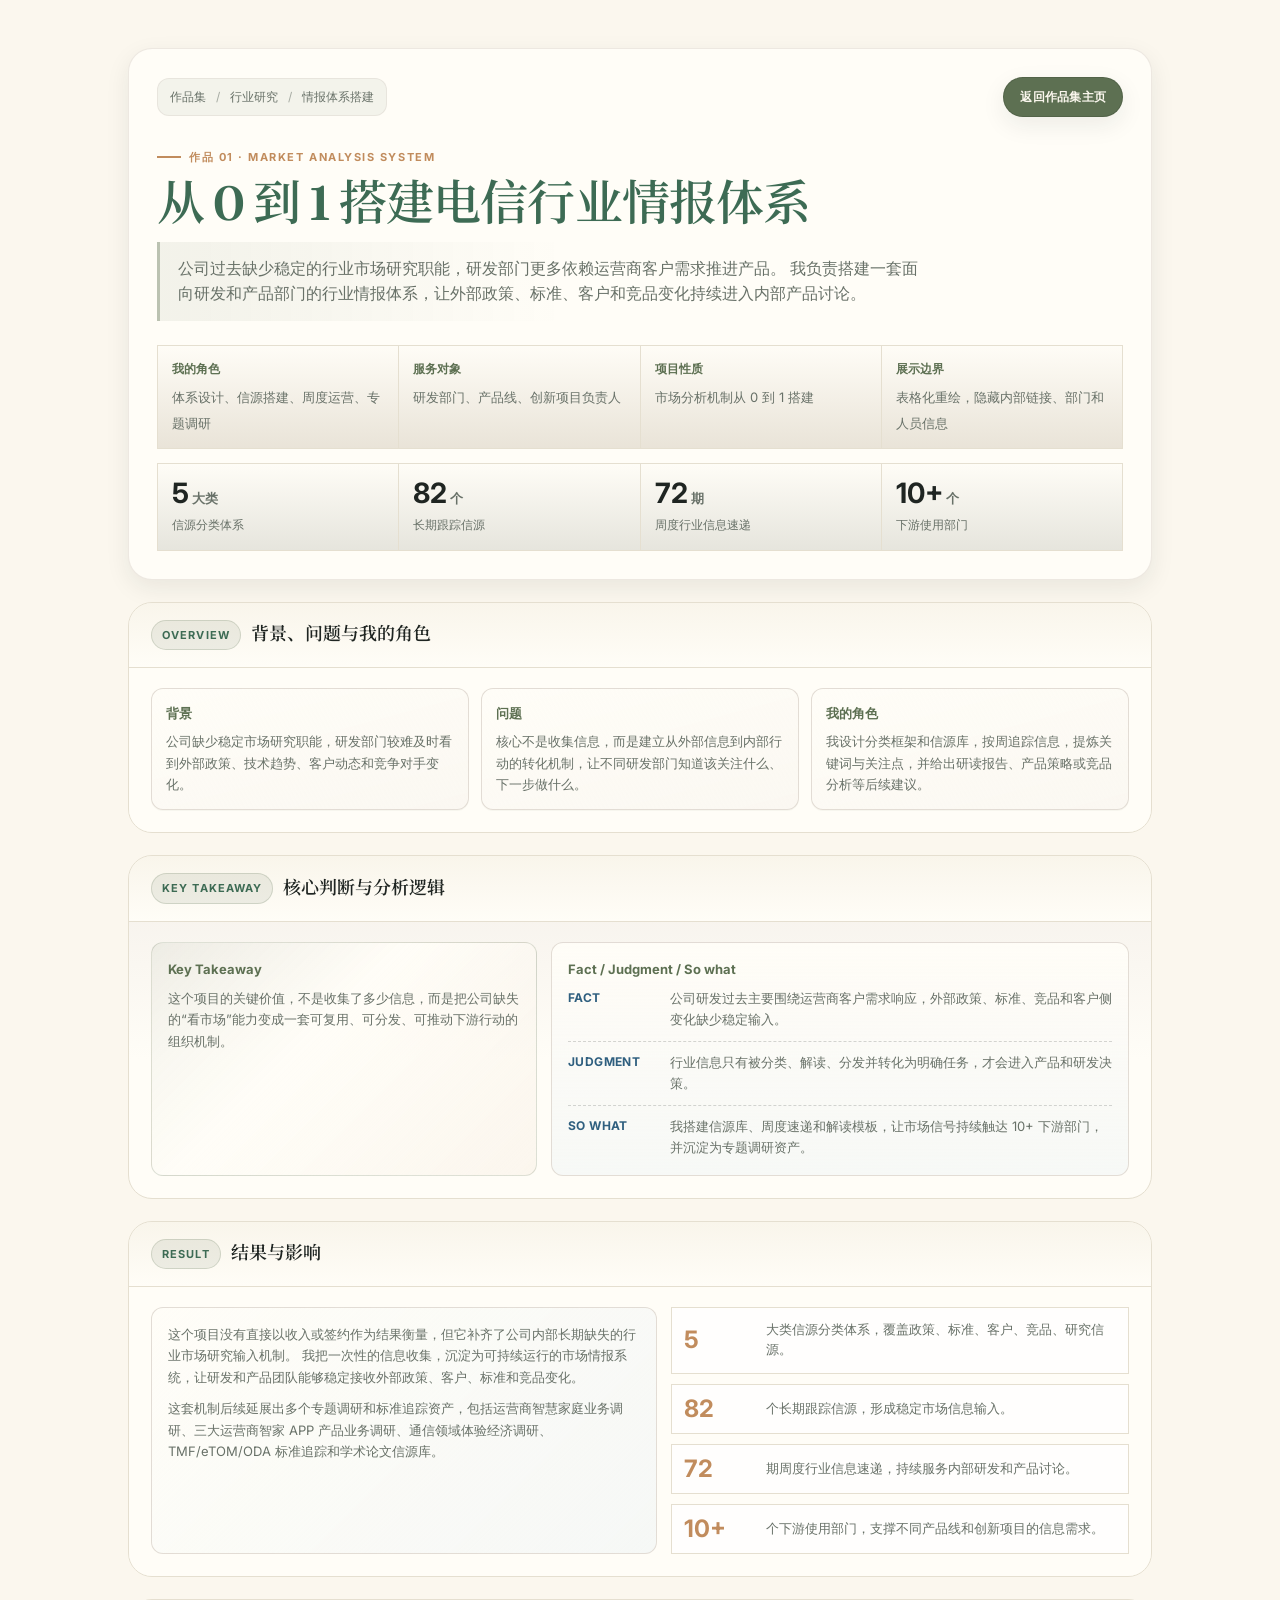
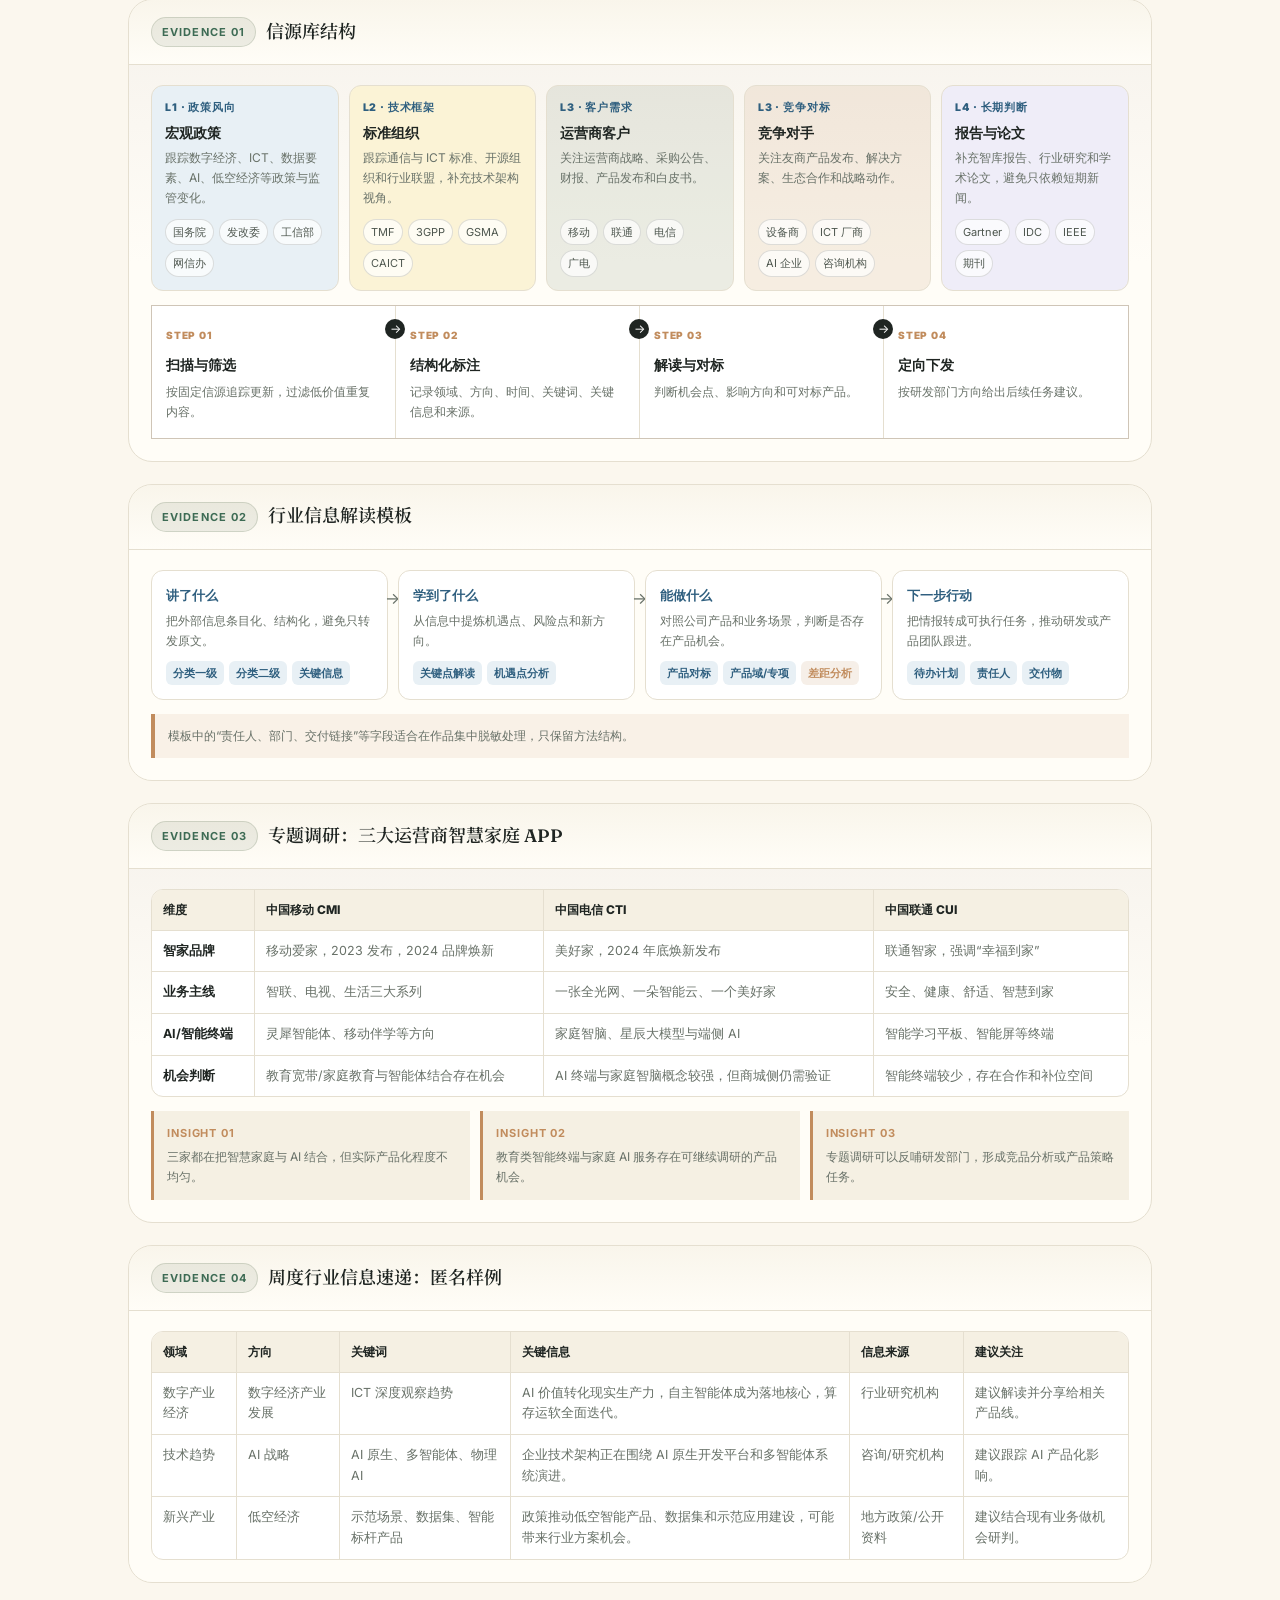
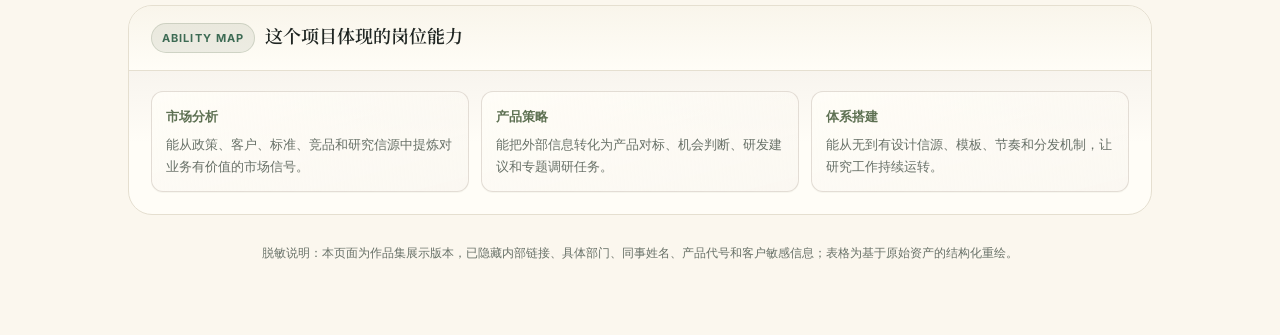
<file: 情报体系产出/portfolio-work-telecom-intelligence-v4.html>
<!doctype html>
<html lang="zh-CN">
<head>
  <meta charset="utf-8" />
  <meta name="viewport" content="width=device-width, initial-scale=1" />
  <title>作品详情 · 电信行业情报体系搭建</title>
  <link rel="preconnect" href="https://fonts.googleapis.com" />
  <link rel="preconnect" href="https://fonts.gstatic.com" crossorigin />
  <link href="https://fonts.googleapis.com/css2?family=Fraunces:ital,opsz,wght@0,9..144,400;0,9..144,500;0,9..144,600;0,9..144,700;1,9..144,400;1,9..144,500;1,9..144,600&family=Inter:wght@400;500;600;700&family=Noto+Serif+SC:wght@400;500;600;700&display=swap" rel="stylesheet" />
  <style>
    :root {
      --bg-primary: #fbf7ee;
      --bg-secondary: #f5f0e3;
      --bg-paper: #fffdf7;
      --ink: #1f2522;
      --muted: #687168;
      --moss: #5d7052;
      --moss-deep: #3d6b54;
      --rust: #c18c5d;
      --amber: #d4a574;
      --line: #e5dfd0;
      --line-strong: #cfc5b7;
      --r-pill: 999px;
      --r-card-lg: 24px;
      --r-card: 18px;
      --r-sm: 12px;
      --shadow-sm: 0 2px 8px rgba(31, 37, 34, 0.04);
      --shadow-md: 0 8px 24px rgba(31, 37, 34, 0.08);
      --shadow-lg: 0 18px 46px rgba(31, 37, 34, 0.1);
      --shadow-hover: 0 14px 32px rgba(31, 37, 34, 0.12);
      --font-display: "Fraunces", "Noto Serif SC", "Songti SC", serif;
      --font-body: "Inter", "PingFang SC", -apple-system, system-ui, sans-serif;
      --bg: var(--bg-primary);
      --card: var(--bg-paper);
      --green: var(--moss);
      --blue: #2f5f7f;
      --orange: var(--rust);
      --red: #a85448;
      --soft-green: rgba(93, 112, 82, 0.12);
      --soft-blue: #e8f0f5;
      --soft-orange: rgba(193, 140, 93, 0.14);
      --soft-yellow: #fbf3d6;
      --radius: var(--r-card);
      --shadow: var(--shadow-lg);
    }

    * { box-sizing: border-box; }
    html, body { margin: 0; padding: 0; }
    body {
      color: var(--ink);
      background: var(--bg-primary);
      font-family: var(--font-body);
      font-size: 16px;
      line-height: 1.65;
      -webkit-font-smoothing: antialiased;
    }

    a { color: inherit; text-decoration: none; }

    .page {
      max-width: 1080px;
      margin: 0 auto;
      padding: 48px 28px 72px;
    }

    .hero {
      padding: 28px;
      border: 1px solid rgba(222, 216, 207, 0.55);
      border-radius: var(--r-card-lg);
      background: var(--bg-paper);
      box-shadow: var(--shadow-md);
    }

    .hero-nav {
      display: flex;
      flex-wrap: wrap;
      align-items: center;
      justify-content: space-between;
      gap: 12px 18px;
      margin-bottom: 22px;
    }

    .breadcrumb {
      color: var(--muted);
      font-size: 12px;
      margin-bottom: 0;
      padding: 8px 12px;
      display: inline-block;
      border-radius: var(--r-sm);
      background: rgba(93, 112, 82, 0.07);
      border: 1px solid rgba(222, 216, 207, 0.5);
    }

    .breadcrumb span { opacity: 0.55; margin: 0 7px; }

    .back-home {
      display: inline-flex;
      align-items: center;
      gap: 6px;
      padding: 9px 16px;
      font-size: 12px;
      font-weight: 600;
      letter-spacing: 0.02em;
      color: var(--bg-primary);
      border-radius: var(--r-pill);
      border: 1px solid rgba(61, 75, 55, 0.35);
      background: var(--moss);
      box-shadow: var(--shadow-md);
      transition: transform 200ms cubic-bezier(0.2, 0.8, 0.2, 1), box-shadow 200ms cubic-bezier(0.2, 0.8, 0.2, 1);
    }

    .back-home:hover {
      transform: translateY(-2px);
      box-shadow: var(--shadow-hover);
    }

    .back-home:focus-visible {
      outline: 2px solid var(--moss-deep);
      outline-offset: 2px;
    }

    .eyebrow {
      display: inline-flex;
      align-items: center;
      gap: 8px;
      color: var(--rust);
      font-size: 11px;
      font-weight: 700;
      letter-spacing: 0.14em;
      text-transform: uppercase;
    }

    .eyebrow::before {
      content: "";
      width: 24px;
      height: 2px;
      background: currentColor;
    }

    h1 {
      max-width: 820px;
      margin: 10px 0 12px;
      font-family: var(--font-display);
      font-size: clamp(28px, 4.2vw, 48px);
      font-weight: 600;
      line-height: 1.12;
      letter-spacing: -0.02em;
      color: var(--moss-deep);
    }

    .lead {
      max-width: 780px;
      margin: 0;
      padding: 14px 16px 14px 18px;
      color: var(--muted);
      font-size: 15.5px;
      border-left: 3px solid rgba(93, 112, 82, 0.42);
      border-radius: 0 var(--r-sm) var(--r-sm) 0;
      background: linear-gradient(90deg, rgba(93, 112, 82, 0.08), transparent 52%);
    }

    .meta {
      display: grid;
      grid-template-columns: repeat(4, 1fr);
      gap: 1px;
      margin-top: 24px;
      border: 1px solid var(--line);
      background: var(--line);
    }

    .meta-item {
      padding: 13px 14px;
      background: linear-gradient(180deg, rgba(255, 253, 247, 0.98), rgba(240, 235, 229, 0.38));
      min-height: 72px;
    }

    .meta-item b {
      display: block;
      margin-bottom: 4px;
      color: var(--green);
      font-size: 12px;
    }

    .meta-item span {
      color: var(--muted);
      font-size: 13px;
    }

    .kpis {
      display: grid;
      grid-template-columns: repeat(4, 1fr);
      gap: 1px;
      margin-top: 14px;
      border: 1px solid var(--line);
      background: var(--line);
    }

    .kpi {
      padding: 15px 14px;
      background: linear-gradient(180deg, rgba(255, 253, 247, 0.98), rgba(232, 240, 245, 0.35));
    }

    .kpi strong {
      display: block;
      color: var(--ink);
      font-size: 28px;
      line-height: 1.05;
      letter-spacing: 0;
    }

    .kpi strong span {
      margin-left: 3px;
      color: var(--muted);
      font-size: 13px;
      font-weight: 600;
    }

    .kpi p {
      margin: 6px 0 0;
      color: var(--muted);
      font-size: 12px;
    }

    .section {
      margin-top: 22px;
      border: 1px solid var(--line);
      border-radius: var(--r-card-lg);
      overflow: hidden;
      background: var(--card);
    }

    .section-head {
      display: flex;
      align-items: center;
      justify-content: space-between;
      gap: 18px;
      padding: 17px 22px;
      border-bottom: 1px solid var(--line);
      background: linear-gradient(180deg, rgba(245, 240, 227, 0.6), var(--bg-paper));
    }

    .section-head > .sub {
      display: none !important;
    }

    .section-title {
      display: flex;
      align-items: center;
      flex-wrap: wrap;
      gap: 10px;
    }

    .tag {
      padding: 5px 10px;
      border-radius: var(--r-pill);
      background: rgba(93, 112, 82, 0.1);
      color: var(--moss-deep);
      border: 1px solid rgba(93, 112, 82, 0.2);
      font-size: 11px;
      font-weight: 700;
      letter-spacing: 0.1em;
      text-transform: uppercase;
    }

    h2 {
      margin: 0;
      font-family: var(--font-display);
      font-size: 18px;
      font-weight: 600;
      line-height: 1.25;
      color: var(--ink);
    }

    .body {
      padding: 20px 22px 22px;
    }

    .page > .section:nth-of-type(odd) > .body {
      background: rgba(255, 253, 247, 0.65);
    }

    .page > .section:nth-of-type(even) > .body {
      background: linear-gradient(180deg, rgba(240, 235, 229, 0.48) 0%, rgba(255, 253, 247, 0.4) 50%, transparent 100%);
    }

    .brief-grid {
      display: grid;
      grid-template-columns: repeat(3, 1fr);
      gap: 12px;
    }

    .brief-card {
      padding: 14px;
      border: 1px solid rgba(222, 216, 207, 0.85);
      border-radius: var(--r-sm);
      background: linear-gradient(165deg, rgba(255, 253, 247, 0.98), rgba(240, 235, 229, 0.28));
      box-shadow: 0 1px 0 rgba(93, 112, 82, 0.05);
    }

    .brief-card b {
      display: block;
      margin-bottom: 7px;
      color: var(--green);
      font-size: 13px;
    }

    .brief-card p {
      margin: 0;
      color: var(--muted);
      font-size: 13px;
    }

    .takeaway-grid {
      display: grid;
      grid-template-columns: 0.8fr 1.2fr;
      gap: 14px;
    }

    .takeaway-card,
    .fjs-card {
      padding: 16px;
      border: 1px solid rgba(222, 216, 207, 0.85);
      border-radius: var(--r-sm);
      background: #fff;
    }

    .takeaway-card {
      background: linear-gradient(135deg, rgba(93, 112, 82, 0.07), rgba(255, 253, 247, 0.98) 42%, rgba(193, 140, 93, 0.06) 100%);
      border-color: rgba(93, 112, 82, 0.2);
    }

    .fjs-card {
      background: linear-gradient(180deg, rgba(255, 253, 247, 0.98), rgba(232, 240, 245, 0.35));
    }

    .takeaway-card b,
    .fjs-card b {
      display: block;
      margin-bottom: 8px;
      color: var(--green);
      font-size: 13px;
    }

    .takeaway-card p,
    .fjs-card p {
      margin: 0;
      color: var(--muted);
      font-size: 13px;
    }

    .fjs-list {
      display: grid;
      gap: 10px;
    }

    .fjs-row {
      display: grid;
      grid-template-columns: 92px 1fr;
      gap: 10px;
      align-items: start;
      padding-bottom: 10px;
      border-bottom: 1px dashed rgba(32, 37, 32, 0.18);
    }

    .fjs-row:last-child {
      padding-bottom: 0;
      border-bottom: 0;
    }

    .fjs-row strong {
      color: var(--blue);
      font-size: 12px;
      letter-spacing: 0.04em;
      text-transform: uppercase;
    }

    .impact-grid {
      display: grid;
      grid-template-columns: 1.05fr 0.95fr;
      gap: 14px;
    }

    .impact-copy {
      padding: 16px;
      border: 1px solid rgba(222, 216, 207, 0.85);
      border-radius: var(--r-sm);
      background: linear-gradient(135deg, rgba(255, 253, 247, 0.98), rgba(232, 240, 245, 0.4));
    }

    .impact-copy p {
      margin: 0 0 10px;
      color: var(--muted);
      font-size: 13px;
    }

    .impact-copy p:last-child {
      margin-bottom: 0;
    }

    .impact-list {
      display: grid;
      gap: 10px;
    }

    .impact-item {
      display: grid;
      grid-template-columns: 72px 1fr;
      gap: 10px;
      align-items: center;
      padding: 12px;
      border: 1px solid var(--line);
      background: rgba(255, 255, 255, 0.82);
    }

    .impact-item strong {
      color: var(--orange);
      font-size: 24px;
      line-height: 1;
    }

    .impact-item span {
      color: var(--muted);
      font-size: 12.5px;
    }

    .matrix {
      overflow-x: auto;
      border: 1px solid var(--line);
      border-radius: 12px;
      background: #fff;
    }

    table {
      width: 100%;
      border-collapse: collapse;
      min-width: 760px;
      font-size: 12.5px;
    }

    th, td {
      padding: 10px 11px;
      text-align: left;
      vertical-align: top;
      border-right: 1px solid var(--line);
      border-bottom: 1px solid var(--line);
    }

    th:last-child, td:last-child { border-right: 0; }
    tr:last-child td { border-bottom: 0; }
    th {
      color: var(--ink);
      background: var(--bg-secondary);
      font-size: 12px;
      font-weight: 800;
      white-space: nowrap;
    }

    td {
      color: var(--muted);
    }

    td strong {
      color: var(--ink);
    }

    .source-grid {
      display: grid;
      grid-template-columns: repeat(5, 1fr);
      gap: 10px;
    }

    .source-card {
      min-height: 168px;
      display: flex;
      flex-direction: column;
      padding: 13px;
      border-radius: 12px;
      border: 1px solid var(--line);
      background: #fff;
    }

    .source-card:nth-child(1) { background: var(--soft-blue); }
    .source-card:nth-child(2) { background: var(--soft-yellow); }
    .source-card:nth-child(3) { background: var(--soft-green); }
    .source-card:nth-child(4) { background: var(--soft-orange); }
    .source-card:nth-child(5) { background: #efedf8; }

    .level {
      color: var(--blue);
      font-size: 10.5px;
      font-weight: 900;
      letter-spacing: 0.08em;
      text-transform: uppercase;
    }

    .source-card h3 {
      margin: 8px 0 6px;
      font-size: 14px;
      line-height: 1.25;
    }

    .source-card p {
      margin: 0;
      color: var(--muted);
      font-size: 12px;
    }

    .chips {
      display: flex;
      flex-wrap: wrap;
      gap: 5px;
      margin-top: auto;
      padding-top: 12px;
    }

    .chip {
      padding: 3px 7px;
      border: 1px solid rgba(31, 37, 34, 0.14);
      border-radius: 999px;
      background: rgba(255, 255, 255, 0.7);
      color: #4e574f;
      font-size: 11px;
      white-space: nowrap;
    }

    .flow {
      display: grid;
      grid-template-columns: repeat(4, 1fr);
      gap: 0;
      margin-top: 14px;
      border: 1px solid var(--line-strong);
      background: #fff;
    }

    .step {
      position: relative;
      min-height: 132px;
      padding: 14px;
      border-right: 1px solid var(--line);
    }

    .step:last-child { border-right: 0; }
    .step::after {
      content: "→";
      position: absolute;
      top: 13px;
      right: -10px;
      z-index: 2;
      width: 20px;
      height: 20px;
      display: grid;
      place-items: center;
      color: #fff;
      background: var(--ink);
      border-radius: 999px;
      font-size: 12px;
    }
    .step:last-child::after { display: none; }

    .step-id {
      color: var(--orange);
      font-size: 10px;
      font-weight: 900;
      letter-spacing: 0.08em;
    }

    .step h3 {
      margin: 7px 0 6px;
      font-size: 14px;
    }

    .step p {
      margin: 0;
      color: var(--muted);
      font-size: 12px;
    }

    .stages {
      display: grid;
      grid-template-columns: repeat(4, 1fr);
      gap: 10px;
    }

    .stage {
      position: relative;
      padding: 14px;
      border: 1px solid var(--line);
      border-radius: 12px;
      background: #fff;
    }

    .stage::after {
      content: "→";
      position: absolute;
      top: 14px;
      right: -13px;
      color: var(--muted);
      font-size: 16px;
    }
    .stage:last-child::after { display: none; }

    .stage b {
      display: block;
      margin-bottom: 5px;
      color: var(--blue);
      font-size: 13px;
    }

    .stage p {
      min-height: 38px;
      margin: 0 0 10px;
      color: var(--muted);
      font-size: 12px;
    }

    .field-row {
      display: flex;
      flex-wrap: wrap;
      gap: 5px;
    }

    .field {
      padding: 3px 7px;
      border-radius: 6px;
      background: var(--soft-blue);
      color: var(--blue);
      font-size: 11px;
      font-weight: 700;
    }

    .field.hot {
      background: var(--soft-orange);
      color: var(--orange);
    }

    .insights {
      display: grid;
      grid-template-columns: repeat(3, 1fr);
      gap: 10px;
      margin-top: 14px;
    }

    .insight {
      padding: 13px;
      border-left: 3px solid var(--rust);
      background: var(--bg-secondary);
    }

    .insight b {
      display: block;
      margin-bottom: 5px;
      color: var(--rust);
      font-size: 11px;
      letter-spacing: 0.08em;
      text-transform: uppercase;
    }

    .insight p {
      margin: 0;
      color: var(--muted);
      font-size: 12px;
    }

    .note {
      margin-top: 14px;
      padding: 12px 13px;
      border-left: 4px solid var(--rust);
      background: rgba(193, 140, 93, 0.1);
      color: var(--muted);
      font-size: 12px;
    }

    .footnote {
      margin: 28px 0 0;
      color: var(--muted);
      font-size: 12px;
      text-align: center;
    }

    @media (max-width: 900px) {
      .meta,
      .brief-grid,
      .impact-grid,
      .source-grid,
      .flow,
      .stages,
      .takeaway-grid,
      .insights {
        grid-template-columns: 1fr 1fr;
      }
      .step:nth-child(2) { border-right: 0; }
      .step { border-bottom: 1px solid var(--line); }
      .step:nth-last-child(-n+2) { border-bottom: 0; }
      .step::after,
      .stage::after { display: none; }
    }

    @media (max-width: 560px) {
      .page { padding: 26px 14px 50px; }
      .hero { padding: 20px; }
      .meta,
      .brief-grid,
      .impact-grid,
      .source-grid,
      .flow,
      .stages,
      .takeaway-grid,
      .insights {
        grid-template-columns: 1fr;
      }
      .step { border-right: 0; }
      .step:nth-last-child(-n+2) { border-bottom: 1px solid var(--line); }
      h1 { font-size: 30px; }
    }
  </style>
</head>
<body>
  <main class="page">
    <header class="hero">
      <div class="hero-nav">
        <div class="breadcrumb">作品集 <span>/</span> 行业研究 <span>/</span> 情报体系搭建</div>
        <a class="back-home" href="../index.html#work-telecom-intelligence" aria-label="返回作品集主页并定位到电信行业情报体系作品">返回作品集主页</a>
      </div>
      <div class="eyebrow">作品 01 · Market Analysis System</div>
      <h1>从 0 到 1 搭建电信行业情报体系</h1>
      <p class="lead">
        公司过去缺少稳定的行业市场研究职能，研发部门更多依赖运营商客户需求推进产品。
        我负责搭建一套面向研发和产品部门的行业情报体系，让外部政策、标准、客户和竞品变化持续进入内部产品讨论。
      </p>

      <div class="meta">
        <div class="meta-item"><b>我的角色</b><span>体系设计、信源搭建、周度运营、专题调研</span></div>
        <div class="meta-item"><b>服务对象</b><span>研发部门、产品线、创新项目负责人</span></div>
        <div class="meta-item"><b>项目性质</b><span>市场分析机制从 0 到 1 搭建</span></div>
        <div class="meta-item"><b>展示边界</b><span>表格化重绘，隐藏内部链接、部门和人员信息</span></div>
      </div>

      <div class="kpis" aria-label="项目关键数据">
        <div class="kpi"><strong>5<span>大类</span></strong><p>信源分类体系</p></div>
        <div class="kpi"><strong>82<span>个</span></strong><p>长期跟踪信源</p></div>
        <div class="kpi"><strong>72<span>期</span></strong><p>周度行业信息速递</p></div>
        <div class="kpi"><strong>10+<span>个</span></strong><p>下游使用部门</p></div>
      </div>
    </header>

    <section class="section">
      <div class="section-head">
        <div class="section-title">
          <span class="tag">Overview</span>
          <h2>背景、问题与我的角色</h2>
        </div>
      </div>
      <div class="body">
        <div class="brief-grid">
          <article class="brief-card">
            <b>背景</b>
            <p>公司缺少稳定市场研究职能，研发部门较难及时看到外部政策、技术趋势、客户动态和竞争对手变化。</p>
          </article>
          <article class="brief-card">
            <b>问题</b>
            <p>核心不是收集信息，而是建立从外部信息到内部行动的转化机制，让不同研发部门知道该关注什么、下一步做什么。</p>
          </article>
          <article class="brief-card">
            <b>我的角色</b>
            <p>我设计分类框架和信源库，按周追踪信息，提炼关键词与关注点，并给出研读报告、产品策略或竞品分析等后续建议。</p>
          </article>
        </div>
      </div>
    </section>

    <section class="section">
      <div class="section-head">
        <div class="section-title">
          <span class="tag">Key Takeaway</span>
          <h2>核心判断与分析逻辑</h2>
        </div>
      </div>
      <div class="body">
        <div class="takeaway-grid">
          <article class="takeaway-card">
            <b>Key Takeaway</b>
            <p>这个项目的关键价值，不是收集了多少信息，而是把公司缺失的“看市场”能力变成一套可复用、可分发、可推动下游行动的组织机制。</p>
          </article>
          <article class="fjs-card">
            <b>Fact / Judgment / So what</b>
            <div class="fjs-list">
              <div class="fjs-row"><strong>Fact</strong><p>公司研发过去主要围绕运营商客户需求响应，外部政策、标准、竞品和客户侧变化缺少稳定输入。</p></div>
              <div class="fjs-row"><strong>Judgment</strong><p>行业信息只有被分类、解读、分发并转化为明确任务，才会进入产品和研发决策。</p></div>
              <div class="fjs-row"><strong>So what</strong><p>我搭建信源库、周度速递和解读模板，让市场信号持续触达 10+ 下游部门，并沉淀为专题调研资产。</p></div>
            </div>
          </article>
        </div>
      </div>
    </section>

    <section class="section">
      <div class="section-head">
        <div class="section-title">
          <span class="tag">Result</span>
          <h2>结果与影响</h2>
        </div>
      </div>
      <div class="body">
        <div class="impact-grid">
          <div class="impact-copy">
            <p>
              这个项目没有直接以收入或签约作为结果衡量，但它补齐了公司内部长期缺失的行业市场研究输入机制。
              我把一次性的信息收集，沉淀为可持续运行的市场情报系统，让研发和产品团队能够稳定接收外部政策、客户、标准和竞品变化。
            </p>
            <p>
              这套机制后续延展出多个专题调研和标准追踪资产，包括运营商智慧家庭业务调研、三大运营商智家 APP 产品业务调研、通信领域体验经济调研、TMF/eTOM/ODA 标准追踪和学术论文信源库。
            </p>
          </div>
          <div class="impact-list">
            <div class="impact-item"><strong>5</strong><span>大类信源分类体系，覆盖政策、标准、客户、竞品、研究信源。</span></div>
            <div class="impact-item"><strong>82</strong><span>个长期跟踪信源，形成稳定市场信息输入。</span></div>
            <div class="impact-item"><strong>72</strong><span>期周度行业信息速递，持续服务内部研发和产品讨论。</span></div>
            <div class="impact-item"><strong>10+</strong><span>个下游使用部门，支撑不同产品线和创新项目的信息需求。</span></div>
          </div>
        </div>
      </div>
    </section>

    <section class="section">
      <div class="section-head">
        <div class="section-title">
          <span class="tag">Evidence 01</span>
          <h2>信源库结构</h2>
        </div>
      </div>
      <div class="body">
        <div class="source-grid">
          <article class="source-card">
            <span class="level">L1 · 政策风向</span>
            <h3>宏观政策</h3>
            <p>跟踪数字经济、ICT、数据要素、AI、低空经济等政策与监管变化。</p>
            <div class="chips"><span class="chip">国务院</span><span class="chip">发改委</span><span class="chip">工信部</span><span class="chip">网信办</span></div>
          </article>
          <article class="source-card">
            <span class="level">L2 · 技术框架</span>
            <h3>标准组织</h3>
            <p>跟踪通信与 ICT 标准、开源组织和行业联盟，补充技术架构视角。</p>
            <div class="chips"><span class="chip">TMF</span><span class="chip">3GPP</span><span class="chip">GSMA</span><span class="chip">CAICT</span></div>
          </article>
          <article class="source-card">
            <span class="level">L3 · 客户需求</span>
            <h3>运营商客户</h3>
            <p>关注运营商战略、采购公告、财报、产品发布和白皮书。</p>
            <div class="chips"><span class="chip">移动</span><span class="chip">联通</span><span class="chip">电信</span><span class="chip">广电</span></div>
          </article>
          <article class="source-card">
            <span class="level">L3 · 竞争对标</span>
            <h3>竞争对手</h3>
            <p>关注友商产品发布、解决方案、生态合作和战略动作。</p>
            <div class="chips"><span class="chip">设备商</span><span class="chip">ICT 厂商</span><span class="chip">AI 企业</span><span class="chip">咨询机构</span></div>
          </article>
          <article class="source-card">
            <span class="level">L4 · 长期判断</span>
            <h3>报告与论文</h3>
            <p>补充智库报告、行业研究和学术论文，避免只依赖短期新闻。</p>
            <div class="chips"><span class="chip">Gartner</span><span class="chip">IDC</span><span class="chip">IEEE</span><span class="chip">期刊</span></div>
          </article>
        </div>
        <div class="flow">
          <article class="step"><span class="step-id">STEP 01</span><h3>扫描与筛选</h3><p>按固定信源追踪更新，过滤低价值重复内容。</p></article>
          <article class="step"><span class="step-id">STEP 02</span><h3>结构化标注</h3><p>记录领域、方向、时间、关键词、关键信息和来源。</p></article>
          <article class="step"><span class="step-id">STEP 03</span><h3>解读与对标</h3><p>判断机会点、影响方向和可对标产品。</p></article>
          <article class="step"><span class="step-id">STEP 04</span><h3>定向下发</h3><p>按研发部门方向给出后续任务建议。</p></article>
        </div>
      </div>
    </section>

    <section class="section">
      <div class="section-head">
        <div class="section-title">
          <span class="tag">Evidence 02</span>
          <h2>行业信息解读模板</h2>
        </div>
      </div>
      <div class="body">
        <div class="stages">
          <article class="stage">
            <b>讲了什么</b>
            <p>把外部信息条目化、结构化，避免只转发原文。</p>
            <div class="field-row"><span class="field">分类一级</span><span class="field">分类二级</span><span class="field">关键信息</span></div>
          </article>
          <article class="stage">
            <b>学到了什么</b>
            <p>从信息中提炼机遇点、风险点和新方向。</p>
            <div class="field-row"><span class="field">关键点解读</span><span class="field">机遇点分析</span></div>
          </article>
          <article class="stage">
            <b>能做什么</b>
            <p>对照公司产品和业务场景，判断是否存在产品机会。</p>
            <div class="field-row"><span class="field">产品对标</span><span class="field">产品域/专项</span><span class="field hot">差距分析</span></div>
          </article>
          <article class="stage">
            <b>下一步行动</b>
            <p>把情报转成可执行任务，推动研发或产品团队跟进。</p>
            <div class="field-row"><span class="field">待办计划</span><span class="field">责任人</span><span class="field">交付物</span></div>
          </article>
        </div>
        <div class="note">模板中的“责任人、部门、交付链接”等字段适合在作品集中脱敏处理，只保留方法结构。</div>
      </div>
    </section>

    <section class="section">
      <div class="section-head">
        <div class="section-title">
          <span class="tag">Evidence 03</span>
          <h2>专题调研：三大运营商智慧家庭 APP</h2>
        </div>
      </div>
      <div class="body">
        <div class="matrix">
          <table>
            <thead>
              <tr>
                <th>维度</th>
                <th>中国移动 CMI</th>
                <th>中国电信 CTI</th>
                <th>中国联通 CUI</th>
              </tr>
            </thead>
            <tbody>
              <tr>
                <td><strong>智家品牌</strong></td>
                <td>移动爱家，2023 发布，2024 品牌焕新</td>
                <td>美好家，2024 年底焕新发布</td>
                <td>联通智家，强调“幸福到家”</td>
              </tr>
              <tr>
                <td><strong>业务主线</strong></td>
                <td>智联、电视、生活三大系列</td>
                <td>一张全光网、一朵智能云、一个美好家</td>
                <td>安全、健康、舒适、智慧到家</td>
              </tr>
              <tr>
                <td><strong>AI/智能终端</strong></td>
                <td>灵犀智能体、移动伴学等方向</td>
                <td>家庭智脑、星辰大模型与端侧 AI</td>
                <td>智能学习平板、智能屏等终端</td>
              </tr>
              <tr>
                <td><strong>机会判断</strong></td>
                <td>教育宽带/家庭教育与智能体结合存在机会</td>
                <td>AI 终端与家庭智脑概念较强，但商城侧仍需验证</td>
                <td>智能终端较少，存在合作和补位空间</td>
              </tr>
            </tbody>
          </table>
        </div>
        <div class="insights">
          <article class="insight"><b>Insight 01</b><p>三家都在把智慧家庭与 AI 结合，但实际产品化程度不均匀。</p></article>
          <article class="insight"><b>Insight 02</b><p>教育类智能终端与家庭 AI 服务存在可继续调研的产品机会。</p></article>
          <article class="insight"><b>Insight 03</b><p>专题调研可以反哺研发部门，形成竞品分析或产品策略任务。</p></article>
        </div>
      </div>
    </section>

    <section class="section">
      <div class="section-head">
        <div class="section-title">
          <span class="tag">Evidence 04</span>
          <h2>周度行业信息速递：匿名样例</h2>
        </div>
      </div>
      <div class="body">
        <div class="matrix">
          <table>
            <thead>
              <tr>
                <th>领域</th>
                <th>方向</th>
                <th>关键词</th>
                <th>关键信息</th>
                <th>信息来源</th>
                <th>建议关注</th>
              </tr>
            </thead>
            <tbody>
              <tr>
                <td>数字产业经济</td>
                <td>数字经济产业发展</td>
                <td>ICT 深度观察趋势</td>
                <td>AI 价值转化现实生产力，自主智能体成为落地核心，算存运软全面迭代。</td>
                <td>行业研究机构</td>
                <td>建议解读并分享给相关产品线。</td>
              </tr>
              <tr>
                <td>技术趋势</td>
                <td>AI 战略</td>
                <td>AI 原生、多智能体、物理 AI</td>
                <td>企业技术架构正在围绕 AI 原生开发平台和多智能体系统演进。</td>
                <td>咨询/研究机构</td>
                <td>建议跟踪 AI 产品化影响。</td>
              </tr>
              <tr>
                <td>新兴产业</td>
                <td>低空经济</td>
                <td>示范场景、数据集、智能标杆产品</td>
                <td>政策推动低空智能产品、数据集和示范应用建设，可能带来行业方案机会。</td>
                <td>地方政策/公开资料</td>
                <td>建议结合现有业务做机会研判。</td>
              </tr>
            </tbody>
          </table>
        </div>
      </div>
    </section>

    <section class="section">
      <div class="section-head">
        <div class="section-title">
          <span class="tag">Ability Map</span>
          <h2>这个项目体现的岗位能力</h2>
        </div>
      </div>
      <div class="body">
        <div class="brief-grid">
          <article class="brief-card"><b>市场分析</b><p>能从政策、客户、标准、竞品和研究信源中提炼对业务有价值的市场信号。</p></article>
          <article class="brief-card"><b>产品策略</b><p>能把外部信息转化为产品对标、机会判断、研发建议和专题调研任务。</p></article>
          <article class="brief-card"><b>体系搭建</b><p>能从无到有设计信源、模板、节奏和分发机制，让研究工作持续运转。</p></article>
        </div>
      </div>
    </section>

    <p class="footnote">
      脱敏说明：本页面为作品集展示版本，已隐藏内部链接、具体部门、同事姓名、产品代号和客户敏感信息；表格为基于原始资产的结构化重绘。
    </p>
  </main>
</body>
</html>
</file>
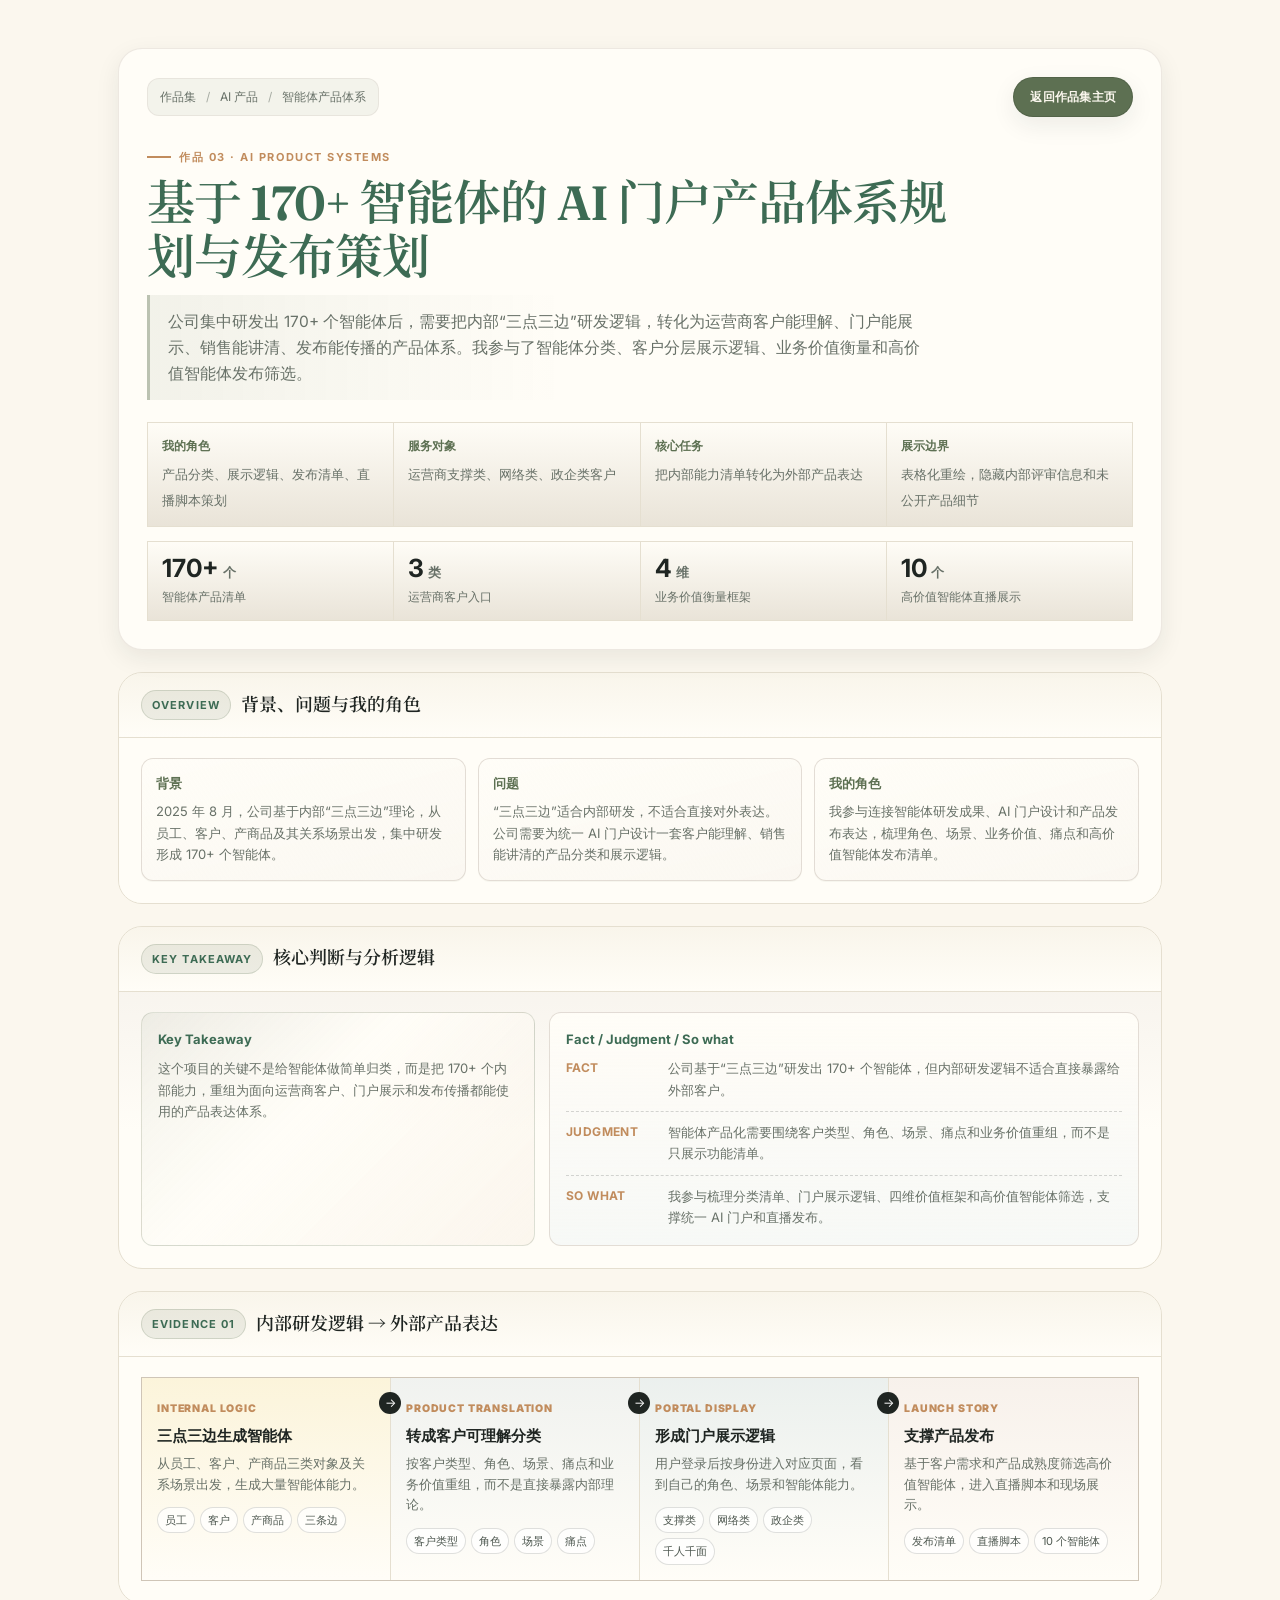
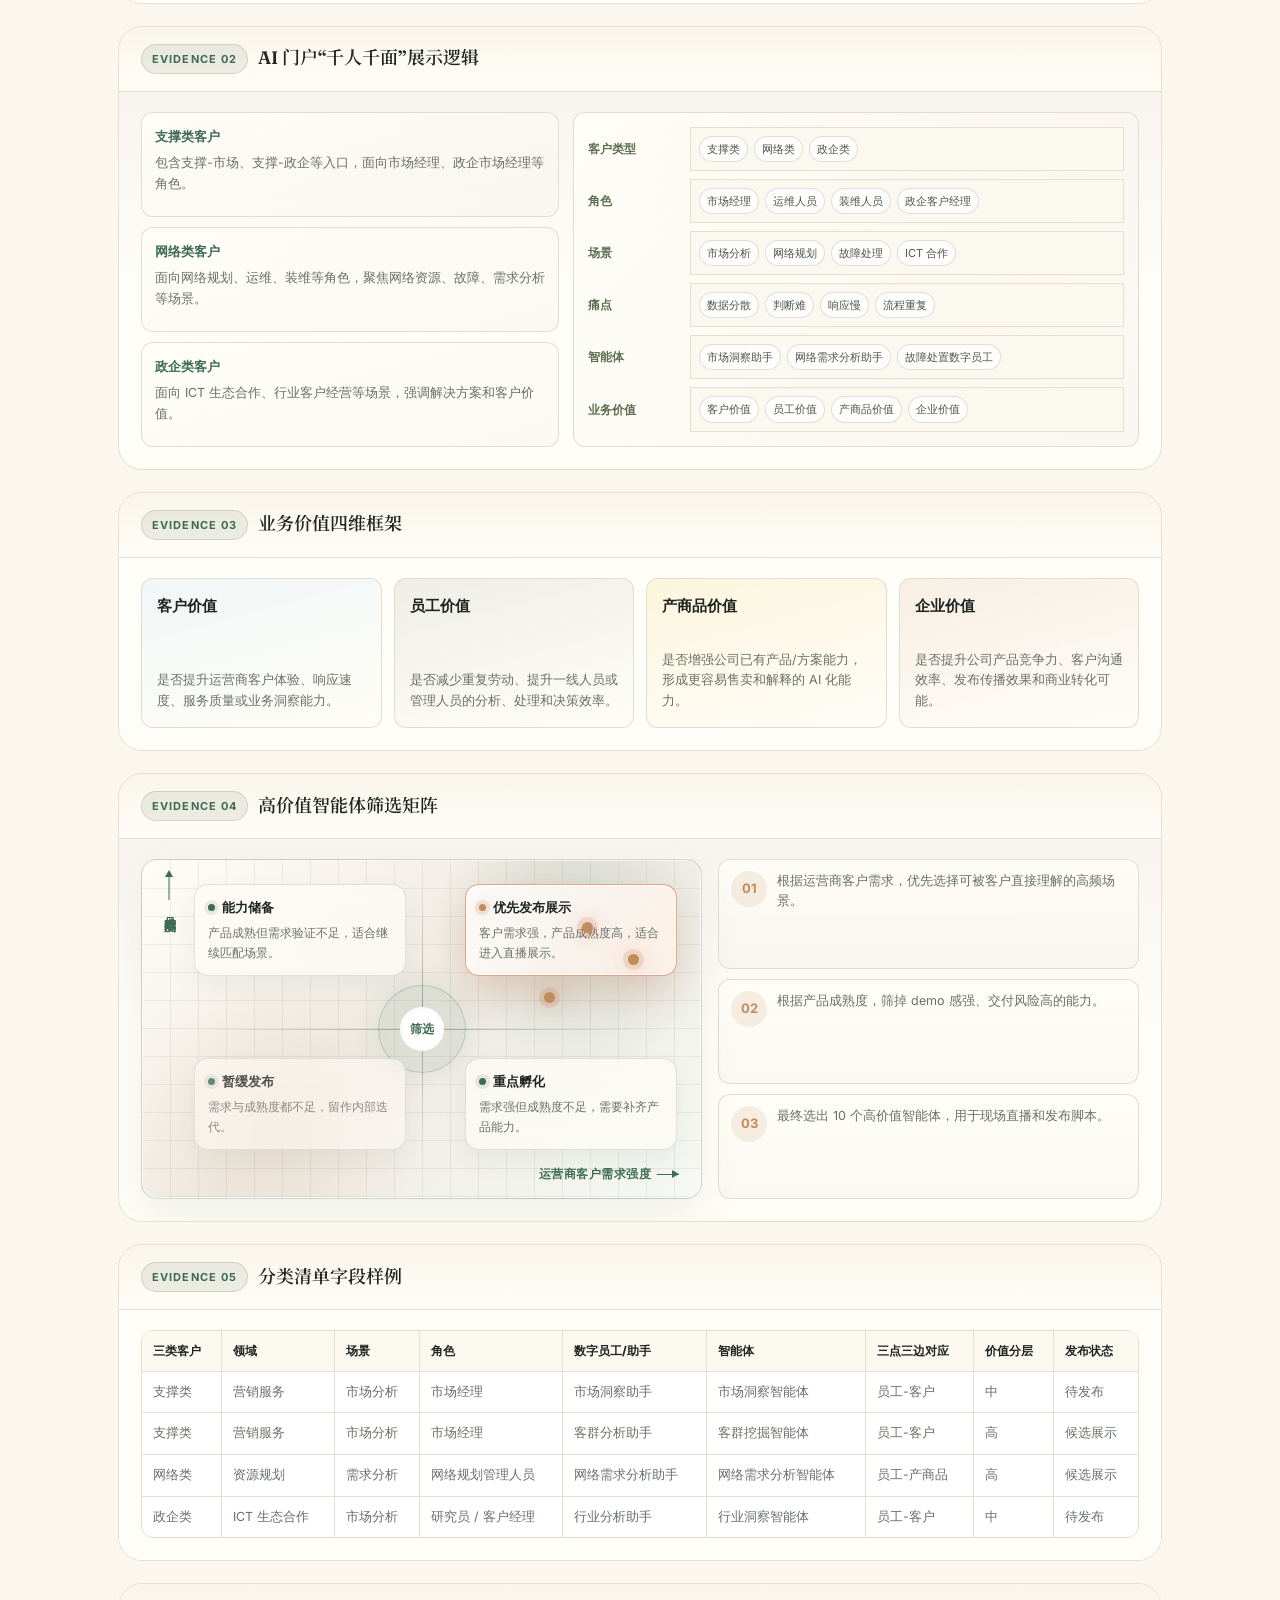
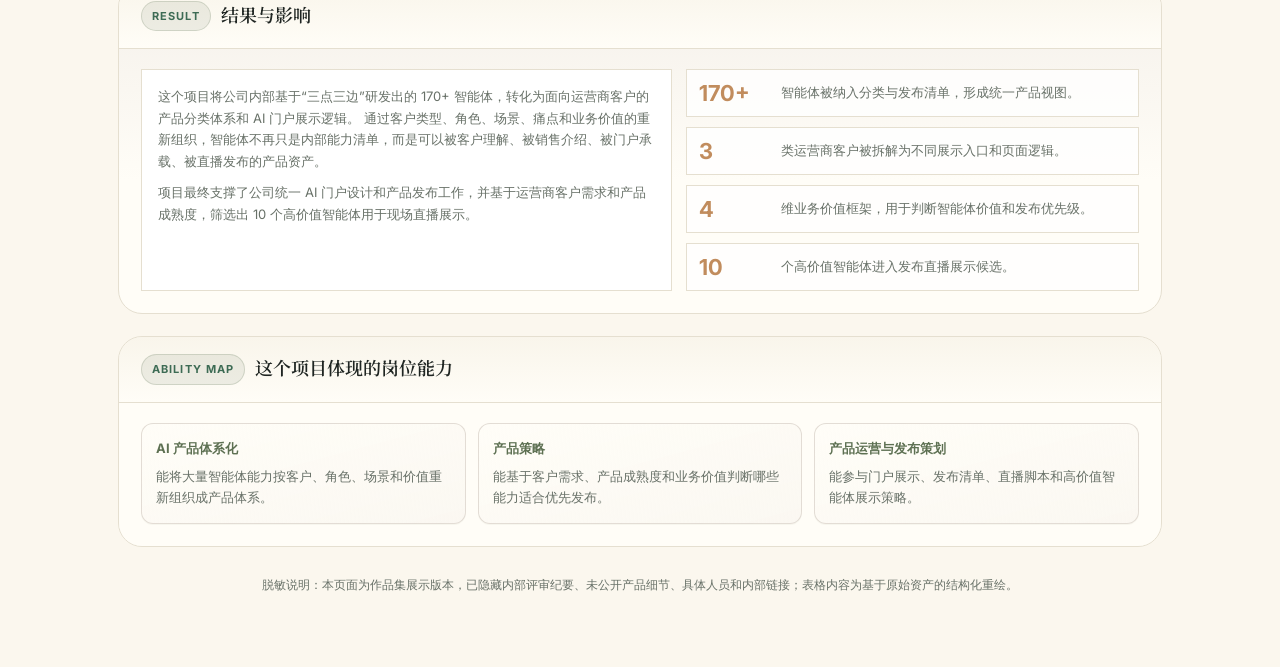
<file: 智能体产出/portfolio-work-ai-agent-portal-v1.html>
<!doctype html>
<html lang="zh-CN">
<head>
  <meta charset="utf-8" />
  <meta name="viewport" content="width=device-width, initial-scale=1" />
  <title>作品详情 · AI 智能体产品体系规划</title>
  <link rel="preconnect" href="https://fonts.googleapis.com" />
  <link rel="preconnect" href="https://fonts.gstatic.com" crossorigin />
  <link href="https://fonts.googleapis.com/css2?family=Fraunces:ital,opsz,wght@0,9..144,400;0,9..144,500;0,9..144,600;0,9..144,700;1,9..144,400;1,9..144,500;1,9..144,600&family=Inter:wght@400;500;600;700&family=Noto+Serif+SC:wght@400;500;600;700&display=swap" rel="stylesheet" />
  <style>
    :root {
      --bg-primary: #fbf7ee;
      --bg-secondary: #f5f0e3;
      --bg-paper: #fffdf7;
      --ink: #1f2522;
      --muted: #687168;
      --moss: #5d7052;
      --moss-deep: #3d6b54;
      --rust: #c18c5d;
      --amber: #d4a574;
      --line: #e5dfd0;
      --line-strong: #cfc5b7;
      --r-pill: 999px;
      --r-card-lg: 24px;
      --r-card: 18px;
      --r-sm: 12px;
      --shadow-sm: 0 2px 8px rgba(31, 37, 34, 0.04);
      --shadow-md: 0 8px 24px rgba(31, 37, 34, 0.08);
      --shadow-lg: 0 18px 46px rgba(31, 37, 34, 0.1);
      --shadow-hover: 0 14px 32px rgba(31, 37, 34, 0.12);
      --font-display: "Fraunces", "Noto Serif SC", "Songti SC", serif;
      --font-body: "Inter", "PingFang SC", -apple-system, system-ui, sans-serif;
      --paper: var(--bg-paper);
      --bg: var(--bg-primary);
      --card: var(--bg-paper);
      --green: var(--moss);
      --blue: #285f84;
      --teal: var(--moss-deep);
      --orange: var(--rust);
      --red: #a85448;
      --soft-green: rgba(93, 112, 82, 0.12);
      --soft-blue: #e6f1f6;
      --soft-teal: rgba(61, 107, 84, 0.12);
      --soft-orange: rgba(193, 140, 93, 0.14);
      --soft-yellow: #fbf2d4;
      --radius: var(--r-card);
      --shadow: var(--shadow-lg);
    }

    * { box-sizing: border-box; }
    html, body { margin: 0; padding: 0; }
    body {
      color: var(--ink);
      background: var(--bg-primary);
      font-family: var(--font-body);
      font-size: 16px;
      line-height: 1.65;
      -webkit-font-smoothing: antialiased;
    }

    a { color: inherit; text-decoration: none; }

    .page {
      max-width: 1100px;
      margin: 0 auto;
      padding: 48px 28px 72px;
    }

    .hero {
      position: relative;
      overflow: hidden;
      padding: 28px;
      border: 1px solid rgba(222, 216, 207, 0.55);
      border-radius: var(--r-card-lg);
      background: var(--bg-paper);
      box-shadow: var(--shadow-md);
    }

    .hero-nav {
      display: flex;
      flex-wrap: wrap;
      align-items: center;
      justify-content: space-between;
      gap: 12px 18px;
      margin-bottom: 22px;
    }

    .breadcrumb {
      color: var(--muted);
      font-size: 12px;
      margin-bottom: 0;
      padding: 8px 12px;
      display: inline-block;
      border-radius: var(--r-sm);
      background: rgba(93, 112, 82, 0.07);
      border: 1px solid rgba(222, 216, 207, 0.5);
    }

    .breadcrumb span { opacity: 0.55; margin: 0 7px; }

    .back-home {
      display: inline-flex;
      align-items: center;
      gap: 6px;
      padding: 9px 16px;
      font-size: 12px;
      font-weight: 600;
      letter-spacing: 0.02em;
      color: var(--bg-primary);
      border-radius: var(--r-pill);
      border: 1px solid rgba(61, 75, 55, 0.35);
      background: var(--moss);
      box-shadow: var(--shadow-md);
      transition: transform 200ms cubic-bezier(0.2, 0.8, 0.2, 1), box-shadow 200ms cubic-bezier(0.2, 0.8, 0.2, 1);
    }

    .back-home:hover {
      transform: translateY(-2px);
      box-shadow: var(--shadow-hover);
    }

    .back-home:focus-visible {
      outline: 2px solid var(--moss-deep);
      outline-offset: 2px;
    }

    .eyebrow {
      display: inline-flex;
      align-items: center;
      gap: 8px;
      color: var(--rust);
      font-size: 11px;
      font-weight: 700;
      letter-spacing: 0.14em;
      text-transform: uppercase;
    }

    .eyebrow::before {
      content: "";
      width: 24px;
      height: 2px;
      background: currentColor;
    }

    h1 {
      max-width: 840px;
      margin: 10px 0 12px;
      font-family: var(--font-display);
      font-size: clamp(28px, 4.2vw, 48px);
      font-weight: 600;
      line-height: 1.12;
      letter-spacing: -0.02em;
      color: var(--moss-deep);
    }

    .lead {
      max-width: 800px;
      margin: 0;
      padding: 14px 16px 14px 18px;
      color: var(--muted);
      font-size: 15.5px;
      border-left: 3px solid rgba(93, 112, 82, 0.42);
      border-radius: 0 var(--r-sm) var(--r-sm) 0;
      background: linear-gradient(90deg, rgba(93, 112, 82, 0.08), transparent 52%);
    }

    .meta,
    .kpis {
      display: grid;
      grid-template-columns: repeat(4, 1fr);
      gap: 1px;
      margin-top: 22px;
      border: 1px solid var(--line);
      background: var(--line);
    }

    .kpis { margin-top: 14px; }

    .meta-item,
    .kpi {
      min-height: 72px;
      padding: 13px 14px;
      background: linear-gradient(180deg, rgba(255, 253, 247, 0.98), rgba(240, 235, 229, 0.38));
    }

    .meta-item b {
      display: block;
      margin-bottom: 4px;
      color: var(--green);
      font-size: 12px;
    }

    .meta-item span {
      color: var(--muted);
      font-size: 13px;
    }

    .kpi strong {
      display: block;
      color: var(--ink);
      font-size: 25px;
      line-height: 1.05;
    }

    .kpi strong span {
      margin-left: 4px;
      color: var(--muted);
      font-size: 13px;
      font-weight: 600;
    }

    .kpi p {
      margin: 6px 0 0;
      color: var(--muted);
      font-size: 12px;
    }

    .section {
      margin-top: 22px;
      border: 1px solid var(--line);
      border-radius: var(--r-card-lg);
      overflow: hidden;
      background: var(--paper);
    }

    .section-head {
      display: flex;
      align-items: center;
      justify-content: space-between;
      gap: 18px;
      padding: 17px 22px;
      border-bottom: 1px solid var(--line);
      background: linear-gradient(180deg, rgba(245, 240, 227, 0.6), var(--bg-paper));
    }

    .section-head > .sub {
      display: none !important;
    }

    .section-title {
      display: flex;
      align-items: center;
      flex-wrap: wrap;
      gap: 10px;
    }

    .tag {
      padding: 5px 10px;
      border-radius: var(--r-pill);
      background: rgba(93, 112, 82, 0.1);
      color: var(--moss-deep);
      border: 1px solid rgba(93, 112, 82, 0.2);
      font-size: 11px;
      font-weight: 700;
      letter-spacing: 0.1em;
      text-transform: uppercase;
    }

    h2 {
      margin: 0;
      font-family: var(--font-display);
      font-size: 18px;
      font-weight: 600;
      line-height: 1.25;
      color: var(--ink);
    }

    .body {
      padding: 20px 22px 22px;
    }

    .page > .section:nth-of-type(odd) > .body {
      background: rgba(255, 253, 247, 0.65);
    }

    .page > .section:nth-of-type(even) > .body {
      background: linear-gradient(180deg, rgba(240, 235, 229, 0.48) 0%, rgba(255, 253, 247, 0.4) 50%, transparent 100%);
    }

    .brief-grid,
    .ability-grid {
      display: grid;
      grid-template-columns: repeat(3, 1fr);
      gap: 12px;
    }

    .brief-card,
    .ability-card {
      padding: 14px;
      border: 1px solid rgba(222, 216, 207, 0.85);
      border-radius: var(--r-sm);
      background: linear-gradient(165deg, rgba(255, 253, 247, 0.98), rgba(240, 235, 229, 0.28));
      box-shadow: 0 1px 0 rgba(93, 112, 82, 0.05);
    }

    .brief-card b,
    .ability-card b {
      display: block;
      margin-bottom: 7px;
      color: var(--green);
      font-size: 13px;
    }

    .brief-card p,
    .ability-card p {
      margin: 0;
      color: var(--muted);
      font-size: 13px;
    }

    .takeaway-grid {
      display: grid;
      grid-template-columns: 0.8fr 1.2fr;
      gap: 14px;
    }

    .takeaway-card,
    .fjs-card {
      padding: 16px;
      border: 1px solid rgba(222, 216, 207, 0.85);
      border-radius: var(--r-sm);
      background: #fff;
    }

    .takeaway-card {
      background: linear-gradient(135deg, rgba(93, 112, 82, 0.07), rgba(255, 253, 247, 0.98) 42%, rgba(193, 140, 93, 0.06) 100%);
      border-color: rgba(93, 112, 82, 0.2);
    }

    .fjs-card {
      background: linear-gradient(180deg, rgba(255, 253, 247, 0.98), rgba(232, 240, 245, 0.35));
    }

    .takeaway-card b,
    .fjs-card b {
      display: block;
      margin-bottom: 8px;
      color: var(--moss-deep);
      font-size: 13px;
    }

    .takeaway-card p,
    .fjs-card p {
      margin: 0;
      color: var(--muted);
      font-size: 13px;
    }

    .fjs-list {
      display: grid;
      gap: 10px;
    }

    .fjs-row {
      display: grid;
      grid-template-columns: 92px 1fr;
      gap: 10px;
      align-items: start;
      padding-bottom: 10px;
      border-bottom: 1px dashed rgba(32, 37, 32, 0.18);
    }

    .fjs-row:last-child {
      padding-bottom: 0;
      border-bottom: 0;
    }

    .fjs-row strong {
      color: var(--orange);
      font-size: 12px;
      letter-spacing: 0.04em;
      text-transform: uppercase;
    }

    .transform {
      display: grid;
      grid-template-columns: repeat(4, 1fr);
      gap: 0;
      border: 1px solid var(--line-strong);
      background: #fff;
    }

    .transform-card {
      position: relative;
      min-height: 168px;
      padding: 15px;
      border-right: 1px solid var(--line);
      background: #fff;
    }

    .transform-card:nth-child(1) { background: linear-gradient(180deg, rgba(251, 242, 212, 0.85), rgba(255, 253, 247, 0.95)); }
    .transform-card:nth-child(2) { background: linear-gradient(180deg, rgba(93, 112, 82, 0.09), rgba(255, 253, 247, 0.96)); }
    .transform-card:nth-child(3) { background: linear-gradient(180deg, rgba(61, 107, 84, 0.1), rgba(255, 253, 247, 0.96)); }
    .transform-card:nth-child(4) { background: linear-gradient(180deg, rgba(193, 140, 93, 0.12), rgba(255, 253, 247, 0.96)); border-right: 0; }

    .transform-card::after {
      content: "→";
      position: absolute;
      top: 14px;
      right: -11px;
      z-index: 2;
      width: 22px;
      height: 22px;
      display: grid;
      place-items: center;
      color: #fff;
      background: var(--ink);
      border-radius: 999px;
      font-size: 12px;
    }

    .transform-card:last-child::after { display: none; }

    .step-id {
      color: var(--orange);
      font-size: 10.5px;
      font-weight: 900;
      letter-spacing: 0.08em;
      text-transform: uppercase;
    }

    .transform-card h3 {
      margin: 8px 0 8px;
      font-size: 15px;
      line-height: 1.25;
    }

    .transform-card p {
      margin: 0;
      color: var(--muted);
      font-size: 12.5px;
    }

    .mini-list {
      display: flex;
      flex-wrap: wrap;
      gap: 5px;
      margin-top: 12px;
    }

    .pill {
      padding: 3px 7px;
      border: 1px solid rgba(32, 37, 32, 0.14);
      border-radius: 999px;
      background: rgba(255, 255, 255, 0.72);
      color: #4d574f;
      font-size: 11px;
      white-space: nowrap;
    }

    .portal {
      display: grid;
      grid-template-columns: 0.85fr 1.15fr;
      gap: 14px;
      align-items: stretch;
    }

    .customer-stack {
      display: grid;
      gap: 10px;
    }

    .customer-card {
      padding: 13px;
      border: 1px solid rgba(222, 216, 207, 0.85);
      border-radius: var(--r-sm);
      background: linear-gradient(165deg, rgba(255, 253, 247, 0.98), rgba(240, 235, 229, 0.22));
    }

    .customer-card b {
      display: block;
      margin-bottom: 6px;
      color: var(--moss-deep);
      font-size: 13px;
    }

    .customer-card p {
      margin: 0;
      color: var(--muted);
      font-size: 12.5px;
    }

    .funnel {
      display: grid;
      gap: 8px;
      padding: 14px;
      border: 1px solid rgba(222, 216, 207, 0.85);
      border-radius: var(--r-sm);
      background: linear-gradient(135deg, rgba(255, 253, 247, 0.98), rgba(240, 235, 229, 0.35));
    }

    .funnel-row {
      display: grid;
      grid-template-columns: 92px 1fr;
      gap: 10px;
      align-items: center;
      min-height: 44px;
    }

    .funnel-row b {
      color: var(--green);
      font-size: 12px;
    }

    .funnel-row div {
      display: flex;
      flex-wrap: wrap;
      gap: 6px;
      padding: 8px;
      background: #fbf8f0;
      border: 1px solid var(--line);
    }

    .value-grid {
      display: grid;
      grid-template-columns: repeat(4, 1fr);
      gap: 12px;
    }

    .value-card {
      min-height: 150px;
      display: flex;
      flex-direction: column;
      justify-content: space-between;
      padding: 15px;
      border: 1px solid rgba(222, 216, 207, 0.85);
      border-radius: var(--r-sm);
      background: #fff;
    }

    .value-card:nth-child(1) { background: linear-gradient(165deg, rgba(230, 241, 246, 0.55), rgba(255, 253, 247, 0.95)); }
    .value-card:nth-child(2) { background: linear-gradient(165deg, rgba(93, 112, 82, 0.1), rgba(255, 253, 247, 0.96)); }
    .value-card:nth-child(3) { background: linear-gradient(165deg, rgba(251, 242, 212, 0.75), rgba(255, 253, 247, 0.96)); }
    .value-card:nth-child(4) { background: linear-gradient(165deg, rgba(193, 140, 93, 0.12), rgba(255, 253, 247, 0.96)); }

    .value-card b {
      color: var(--ink);
      font-size: 15px;
    }

    .value-card p {
      margin: 8px 0 0;
      color: var(--muted);
      font-size: 12.5px;
    }

    .matrix-wrap {
      display: grid;
      grid-template-columns: 1fr 0.75fr;
      gap: 16px;
    }

    .matrix {
      position: relative;
      height: 340px;
      overflow: hidden;
      border: 1px solid rgba(61, 107, 84, 0.22);
      border-radius: 16px;
      background:
        radial-gradient(circle at 78% 22%, rgba(61, 107, 84, 0.18), transparent 28%),
        radial-gradient(circle at 24% 78%, rgba(193, 140, 93, 0.14), transparent 30%),
        linear-gradient(90deg, rgba(93, 112, 82, 0.1) 1px, transparent 1px),
        linear-gradient(rgba(93, 112, 82, 0.1) 1px, transparent 1px),
        linear-gradient(135deg, #fffdf7, #f0ebe3 46%, #f5f8f4);
      background-size: auto, auto, 28px 28px, 28px 28px, auto;
      box-shadow: inset 0 0 0 1px rgba(255, 255, 255, 0.72), 0 18px 40px rgba(61, 107, 84, 0.08);
    }

    .matrix::before,
    .matrix::after {
      content: "";
      position: absolute;
      background: linear-gradient(90deg, transparent, rgba(61, 107, 84, 0.45), transparent);
      pointer-events: none;
    }

    .matrix::before {
      left: 8%;
      right: 8%;
      top: 50%;
      height: 1px;
    }

    .matrix::after {
      top: 8%;
      bottom: 14%;
      left: 50%;
      width: 1px;
      background: linear-gradient(180deg, transparent, rgba(61, 107, 84, 0.45), transparent);
    }

    .axis-x,
    .axis-y {
      position: absolute;
      z-index: 3;
      color: var(--moss-deep);
      font-size: 11.5px;
      font-weight: 800;
      letter-spacing: 0.04em;
    }

    .axis-x {
      right: 22px;
      bottom: 14px;
      padding-right: 28px;
    }

    .axis-x::after {
      content: "";
      position: absolute;
      right: 0;
      top: 50%;
      width: 22px;
      height: 1px;
      background: currentColor;
    }

    .axis-x::before {
      content: "";
      position: absolute;
      right: 0;
      top: calc(50% - 4px);
      border-left: 7px solid currentColor;
      border-top: 4px solid transparent;
      border-bottom: 4px solid transparent;
    }

    .axis-y {
      top: 48px;
      left: 18px;
      padding-left: 0;
      writing-mode: vertical-lr;
    }

    .axis-y::before {
      content: "";
      position: absolute;
      top: -34px;
      left: 50%;
      height: 26px;
      width: 1px;
      transform: translateX(-50%);
      background: currentColor;
    }

    .axis-y::after {
      content: "";
      position: absolute;
      top: -38px;
      left: calc(50% - 4px);
      border-bottom: 7px solid currentColor;
      border-left: 4px solid transparent;
      border-right: 4px solid transparent;
    }

    .quadrant {
      position: absolute;
      z-index: 2;
      width: 38%;
      min-height: 78px;
      padding: 12px 13px;
      border-radius: 14px;
      border: 1px solid rgba(93, 112, 82, 0.18);
      background: rgba(255, 253, 247, 0.72);
      backdrop-filter: blur(10px);
      color: var(--muted);
      font-size: 12px;
      box-shadow: 0 10px 24px rgba(61, 107, 84, 0.07);
    }

    .q1 {
      top: 24px;
      right: 24px;
      border-color: rgba(200, 102, 53, 0.55);
      background: linear-gradient(135deg, rgba(255, 255, 255, 0.84), rgba(255, 240, 230, 0.86));
      box-shadow: 0 18px 34px rgba(200, 102, 53, 0.18), 0 0 0 1px rgba(255, 255, 255, 0.7) inset;
    }

    .q2 { top: 24px; left: 52px; }
    .q3 { bottom: 48px; left: 52px; opacity: 0.78; }
    .q4 { bottom: 48px; right: 24px; }

    .quadrant b {
      display: flex;
      align-items: center;
      gap: 7px;
      color: var(--ink);
      margin-bottom: 5px;
      font-size: 13px;
    }

    .quadrant b::before {
      content: "";
      width: 7px;
      height: 7px;
      border-radius: 999px;
      background: var(--moss-deep);
      box-shadow: 0 0 0 4px rgba(61, 107, 84, 0.12);
    }

    .q1 b::before {
      background: var(--orange);
      box-shadow: 0 0 0 4px rgba(200, 102, 53, 0.14), 0 0 16px rgba(200, 102, 53, 0.5);
    }

    .matrix-core {
      position: absolute;
      z-index: 1;
      top: 50%;
      left: 50%;
      width: 88px;
      height: 88px;
      border-radius: 999px;
      transform: translate(-50%, -50%);
      border: 1px solid rgba(61, 107, 84, 0.22);
      background:
        radial-gradient(circle, rgba(255, 255, 255, 0.9) 0 30%, rgba(61, 107, 84, 0.1) 31% 100%);
      box-shadow: 0 0 28px rgba(61, 107, 84, 0.12);
    }

    .matrix-core::before {
      content: "筛选";
      position: absolute;
      inset: 21px;
      display: grid;
      place-items: center;
      border-radius: 999px;
      background: rgba(255, 255, 255, 0.92);
      color: var(--moss-deep);
      font-size: 12px;
      font-weight: 900;
    }

    .signal-dot {
      position: absolute;
      z-index: 4;
      width: 11px;
      height: 11px;
      border-radius: 999px;
      background: var(--orange);
      box-shadow: 0 0 0 5px rgba(200, 102, 53, 0.16), 0 0 22px rgba(200, 102, 53, 0.58);
    }

    .dot-1 { top: 62px; right: 108px; }
    .dot-2 { top: 94px; right: 62px; }
    .dot-3 { top: 132px; right: 146px; }

    .selected-list {
      display: grid;
      gap: 10px;
    }

    .selected-item {
      display: grid;
      grid-template-columns: auto 1fr;
      gap: 10px;
      align-items: start;
      padding: 11px 12px;
      border: 1px solid rgba(222, 216, 207, 0.85);
      border-radius: var(--r-sm);
      background: linear-gradient(180deg, rgba(255, 253, 247, 0.95), rgba(240, 235, 229, 0.25));
    }

    .selected-item strong {
      display: grid;
      place-items: center;
      width: 36px;
      height: 36px;
      border-radius: 999px;
      background: var(--soft-orange);
      color: var(--orange);
      font-size: 13px;
    }

    .selected-item p {
      margin: 0;
      color: var(--muted);
      font-size: 12.5px;
    }

    .data-table {
      overflow-x: auto;
      border: 1px solid var(--line);
      border-radius: 12px;
      background: #fff;
    }

    table {
      width: 100%;
      min-width: 850px;
      border-collapse: collapse;
      font-size: 12.5px;
    }

    th, td {
      padding: 10px 11px;
      text-align: left;
      vertical-align: top;
      border-right: 1px solid var(--line);
      border-bottom: 1px solid var(--line);
    }

    th:last-child, td:last-child { border-right: 0; }
    tr:last-child td { border-bottom: 0; }

    th {
      color: var(--ink);
      background: #fbf8f0;
      font-size: 12px;
      font-weight: 800;
      white-space: nowrap;
    }

    td { color: var(--muted); }
    td strong { color: var(--ink); }

    .impact-grid {
      display: grid;
      grid-template-columns: 1.08fr 0.92fr;
      gap: 14px;
    }

    .impact-copy {
      padding: 16px;
      border: 1px solid var(--line);
      background: #fff;
    }

    .impact-copy p {
      margin: 0 0 10px;
      color: var(--muted);
      font-size: 13px;
    }
    .impact-copy p:last-child { margin-bottom: 0; }

    .impact-list {
      display: grid;
      gap: 10px;
    }

    .impact-item {
      display: grid;
      grid-template-columns: 72px 1fr;
      gap: 10px;
      align-items: center;
      padding: 12px;
      border: 1px solid var(--line);
      background: rgba(255, 255, 255, 0.82);
    }

    .impact-item strong {
      color: var(--orange);
      font-size: 22px;
      line-height: 1;
    }

    .impact-item span {
      color: var(--muted);
      font-size: 12.5px;
    }

    .footnote {
      margin: 28px 0 0;
      color: var(--muted);
      font-size: 12px;
      text-align: center;
    }

    @media (max-width: 920px) {
      .meta,
      .kpis,
      .brief-grid,
      .ability-grid,
      .takeaway-grid,
      .transform,
      .portal,
      .value-grid,
      .matrix-wrap,
      .impact-grid {
        grid-template-columns: 1fr 1fr;
      }
      .transform-card:nth-child(2) { border-right: 0; }
      .transform-card { border-bottom: 1px solid var(--line); }
      .transform-card:nth-last-child(-n+2) { border-bottom: 0; }
      .transform-card::after { display: none; }
    }

    @media (max-width: 600px) {
      .page { padding: 26px 14px 50px; }
      .hero { padding: 20px; }
      .meta,
      .kpis,
      .brief-grid,
      .ability-grid,
      .takeaway-grid,
      .transform,
      .portal,
      .value-grid,
      .matrix-wrap,
      .impact-grid {
        grid-template-columns: 1fr;
      }
      .transform-card { border-right: 0; }
      .transform-card:nth-last-child(-n+2) { border-bottom: 1px solid var(--line); }
      h1 { font-size: 30px; }
    }
  </style>
</head>
<body>
  <main class="page">
    <header class="hero">
      <div class="hero-nav">
        <div class="breadcrumb">作品集 <span>/</span> AI 产品 <span>/</span> 智能体产品体系</div>
        <a class="back-home" href="../index.html#work-ai-agent" aria-label="返回作品集主页并定位到智能体产品体系规划作品">返回作品集主页</a>
      </div>
      <div class="eyebrow">作品 03 · AI Product Systems</div>
      <h1>基于 170+ 智能体的 AI 门户产品体系规划与发布策划</h1>
      <p class="lead">
        公司集中研发出 170+ 个智能体后，需要把内部“三点三边”研发逻辑，转化为运营商客户能理解、门户能展示、销售能讲清、发布能传播的产品体系。我参与了智能体分类、客户分层展示逻辑、业务价值衡量和高价值智能体发布筛选。
      </p>

      <div class="meta">
        <div class="meta-item"><b>我的角色</b><span>产品分类、展示逻辑、发布清单、直播脚本策划</span></div>
        <div class="meta-item"><b>服务对象</b><span>运营商支撑类、网络类、政企类客户</span></div>
        <div class="meta-item"><b>核心任务</b><span>把内部能力清单转化为外部产品表达</span></div>
        <div class="meta-item"><b>展示边界</b><span>表格化重绘，隐藏内部评审信息和未公开产品细节</span></div>
      </div>

      <div class="kpis">
        <div class="kpi"><strong>170+<span>个</span></strong><p>智能体产品清单</p></div>
        <div class="kpi"><strong>3<span>类</span></strong><p>运营商客户入口</p></div>
        <div class="kpi"><strong>4<span>维</span></strong><p>业务价值衡量框架</p></div>
        <div class="kpi"><strong>10<span>个</span></strong><p>高价值智能体直播展示</p></div>
      </div>
    </header>

    <section class="section">
      <div class="section-head">
        <div class="section-title">
          <span class="tag">Overview</span>
          <h2>背景、问题与我的角色</h2>
        </div>
      </div>
      <div class="body">
        <div class="brief-grid">
          <article class="brief-card">
            <b>背景</b>
            <p>2025 年 8 月，公司基于内部“三点三边”理论，从员工、客户、产商品及其关系场景出发，集中研发形成 170+ 个智能体。</p>
          </article>
          <article class="brief-card">
            <b>问题</b>
            <p>“三点三边”适合内部研发，不适合直接对外表达。公司需要为统一 AI 门户设计一套客户能理解、销售能讲清的产品分类和展示逻辑。</p>
          </article>
          <article class="brief-card">
            <b>我的角色</b>
            <p>我参与连接智能体研发成果、AI 门户设计和产品发布表达，梳理角色、场景、业务价值、痛点和高价值智能体发布清单。</p>
          </article>
        </div>
      </div>
    </section>

    <section class="section">
      <div class="section-head">
        <div class="section-title">
          <span class="tag">Key Takeaway</span>
          <h2>核心判断与分析逻辑</h2>
        </div>
      </div>
      <div class="body">
        <div class="takeaway-grid">
          <article class="takeaway-card">
            <b>Key Takeaway</b>
            <p>这个项目的关键不是给智能体做简单归类，而是把 170+ 个内部能力，重组为面向运营商客户、门户展示和发布传播都能使用的产品表达体系。</p>
          </article>
          <article class="fjs-card">
            <b>Fact / Judgment / So what</b>
            <div class="fjs-list">
              <div class="fjs-row"><strong>Fact</strong><p>公司基于“三点三边”研发出 170+ 个智能体，但内部研发逻辑不适合直接暴露给外部客户。</p></div>
              <div class="fjs-row"><strong>Judgment</strong><p>智能体产品化需要围绕客户类型、角色、场景、痛点和业务价值重组，而不是只展示功能清单。</p></div>
              <div class="fjs-row"><strong>So what</strong><p>我参与梳理分类清单、门户展示逻辑、四维价值框架和高价值智能体筛选，支撑统一 AI 门户和直播发布。</p></div>
            </div>
          </article>
        </div>
      </div>
    </section>

    <section class="section">
      <div class="section-head">
        <div class="section-title">
          <span class="tag">Evidence 01</span>
          <h2>内部研发逻辑 → 外部产品表达</h2>
        </div>
      </div>
      <div class="body">
        <div class="transform">
          <article class="transform-card">
            <span class="step-id">Internal Logic</span>
            <h3>三点三边生成智能体</h3>
            <p>从员工、客户、产商品三类对象及关系场景出发，生成大量智能体能力。</p>
            <div class="mini-list"><span class="pill">员工</span><span class="pill">客户</span><span class="pill">产商品</span><span class="pill">三条边</span></div>
          </article>
          <article class="transform-card">
            <span class="step-id">Product Translation</span>
            <h3>转成客户可理解分类</h3>
            <p>按客户类型、角色、场景、痛点和业务价值重组，而不是直接暴露内部理论。</p>
            <div class="mini-list"><span class="pill">客户类型</span><span class="pill">角色</span><span class="pill">场景</span><span class="pill">痛点</span></div>
          </article>
          <article class="transform-card">
            <span class="step-id">Portal Display</span>
            <h3>形成门户展示逻辑</h3>
            <p>用户登录后按身份进入对应页面，看到自己的角色、场景和智能体能力。</p>
            <div class="mini-list"><span class="pill">支撑类</span><span class="pill">网络类</span><span class="pill">政企类</span><span class="pill">千人千面</span></div>
          </article>
          <article class="transform-card">
            <span class="step-id">Launch Story</span>
            <h3>支撑产品发布</h3>
            <p>基于客户需求和产品成熟度筛选高价值智能体，进入直播脚本和现场展示。</p>
            <div class="mini-list"><span class="pill">发布清单</span><span class="pill">直播脚本</span><span class="pill">10 个智能体</span></div>
          </article>
        </div>
      </div>
    </section>

    <section class="section">
      <div class="section-head">
        <div class="section-title">
          <span class="tag">Evidence 02</span>
          <h2>AI 门户“千人千面”展示逻辑</h2>
        </div>
      </div>
      <div class="body">
        <div class="portal">
          <div class="customer-stack">
            <article class="customer-card"><b>支撑类客户</b><p>包含支撑-市场、支撑-政企等入口，面向市场经理、政企市场经理等角色。</p></article>
            <article class="customer-card"><b>网络类客户</b><p>面向网络规划、运维、装维等角色，聚焦网络资源、故障、需求分析等场景。</p></article>
            <article class="customer-card"><b>政企类客户</b><p>面向 ICT 生态合作、行业客户经营等场景，强调解决方案和客户价值。</p></article>
          </div>
          <div class="funnel">
            <div class="funnel-row"><b>客户类型</b><div><span class="pill">支撑类</span><span class="pill">网络类</span><span class="pill">政企类</span></div></div>
            <div class="funnel-row"><b>角色</b><div><span class="pill">市场经理</span><span class="pill">运维人员</span><span class="pill">装维人员</span><span class="pill">政企客户经理</span></div></div>
            <div class="funnel-row"><b>场景</b><div><span class="pill">市场分析</span><span class="pill">网络规划</span><span class="pill">故障处理</span><span class="pill">ICT 合作</span></div></div>
            <div class="funnel-row"><b>痛点</b><div><span class="pill">数据分散</span><span class="pill">判断难</span><span class="pill">响应慢</span><span class="pill">流程重复</span></div></div>
            <div class="funnel-row"><b>智能体</b><div><span class="pill">市场洞察助手</span><span class="pill">网络需求分析助手</span><span class="pill">故障处置数字员工</span></div></div>
            <div class="funnel-row"><b>业务价值</b><div><span class="pill">客户价值</span><span class="pill">员工价值</span><span class="pill">产商品价值</span><span class="pill">企业价值</span></div></div>
          </div>
        </div>
      </div>
    </section>

    <section class="section">
      <div class="section-head">
        <div class="section-title">
          <span class="tag">Evidence 03</span>
          <h2>业务价值四维框架</h2>
        </div>
      </div>
      <div class="body">
        <div class="value-grid">
          <article class="value-card"><b>客户价值</b><p>是否提升运营商客户体验、响应速度、服务质量或业务洞察能力。</p></article>
          <article class="value-card"><b>员工价值</b><p>是否减少重复劳动、提升一线人员或管理人员的分析、处理和决策效率。</p></article>
          <article class="value-card"><b>产商品价值</b><p>是否增强公司已有产品/方案能力，形成更容易售卖和解释的 AI 化能力。</p></article>
          <article class="value-card"><b>企业价值</b><p>是否提升公司产品竞争力、客户沟通效率、发布传播效果和商业转化可能。</p></article>
        </div>
      </div>
    </section>

    <section class="section">
      <div class="section-head">
        <div class="section-title">
          <span class="tag">Evidence 04</span>
          <h2>高价值智能体筛选矩阵</h2>
        </div>
      </div>
      <div class="body">
        <div class="matrix-wrap">
          <div class="matrix">
            <span class="axis-y">产品成熟度</span>
            <span class="axis-x">运营商客户需求强度</span>
            <div class="quadrant q1"><b>优先发布展示</b>客户需求强，产品成熟度高，适合进入直播展示。</div>
            <div class="quadrant q2"><b>能力储备</b>产品成熟但需求验证不足，适合继续匹配场景。</div>
            <div class="quadrant q3"><b>暂缓发布</b>需求与成熟度都不足，留作内部迭代。</div>
            <div class="quadrant q4"><b>重点孵化</b>需求强但成熟度不足，需要补齐产品能力。</div>
            <div class="matrix-core" aria-hidden="true"></div>
            <span class="signal-dot dot-1" aria-hidden="true"></span>
            <span class="signal-dot dot-2" aria-hidden="true"></span>
            <span class="signal-dot dot-3" aria-hidden="true"></span>
          </div>
          <div class="selected-list">
            <div class="selected-item"><strong>01</strong><p>根据运营商客户需求，优先选择可被客户直接理解的高频场景。</p></div>
            <div class="selected-item"><strong>02</strong><p>根据产品成熟度，筛掉 demo 感强、交付风险高的能力。</p></div>
            <div class="selected-item"><strong>03</strong><p>最终选出 10 个高价值智能体，用于现场直播和发布脚本。</p></div>
          </div>
        </div>
      </div>
    </section>

    <section class="section">
      <div class="section-head">
        <div class="section-title">
          <span class="tag">Evidence 05</span>
          <h2>分类清单字段样例</h2>
        </div>
      </div>
      <div class="body">
        <div class="data-table">
          <table>
            <thead>
              <tr>
                <th>三类客户</th>
                <th>领域</th>
                <th>场景</th>
                <th>角色</th>
                <th>数字员工/助手</th>
                <th>智能体</th>
                <th>三点三边对应</th>
                <th>价值分层</th>
                <th>发布状态</th>
              </tr>
            </thead>
            <tbody>
              <tr>
                <td>支撑类</td>
                <td>营销服务</td>
                <td>市场分析</td>
                <td>市场经理</td>
                <td>市场洞察助手</td>
                <td>市场洞察智能体</td>
                <td>员工-客户</td>
                <td>中</td>
                <td>待发布</td>
              </tr>
              <tr>
                <td>支撑类</td>
                <td>营销服务</td>
                <td>市场分析</td>
                <td>市场经理</td>
                <td>客群分析助手</td>
                <td>客群挖掘智能体</td>
                <td>员工-客户</td>
                <td>高</td>
                <td>候选展示</td>
              </tr>
              <tr>
                <td>网络类</td>
                <td>资源规划</td>
                <td>需求分析</td>
                <td>网络规划管理人员</td>
                <td>网络需求分析助手</td>
                <td>网络需求分析智能体</td>
                <td>员工-产商品</td>
                <td>高</td>
                <td>候选展示</td>
              </tr>
              <tr>
                <td>政企类</td>
                <td>ICT 生态合作</td>
                <td>市场分析</td>
                <td>研究员 / 客户经理</td>
                <td>行业分析助手</td>
                <td>行业洞察智能体</td>
                <td>员工-客户</td>
                <td>中</td>
                <td>待发布</td>
              </tr>
            </tbody>
          </table>
        </div>
      </div>
    </section>

    <section class="section">
      <div class="section-head">
        <div class="section-title">
          <span class="tag">Result</span>
          <h2>结果与影响</h2>
        </div>
      </div>
      <div class="body">
        <div class="impact-grid">
          <div class="impact-copy">
            <p>
              这个项目将公司内部基于“三点三边”研发出的 170+ 智能体，转化为面向运营商客户的产品分类体系和 AI 门户展示逻辑。
              通过客户类型、角色、场景、痛点和业务价值的重新组织，智能体不再只是内部能力清单，而是可以被客户理解、被销售介绍、被门户承载、被直播发布的产品资产。
            </p>
            <p>
              项目最终支撑了公司统一 AI 门户设计和产品发布工作，并基于运营商客户需求和产品成熟度，筛选出 10 个高价值智能体用于现场直播展示。
            </p>
          </div>
          <div class="impact-list">
            <div class="impact-item"><strong>170+</strong><span>智能体被纳入分类与发布清单，形成统一产品视图。</span></div>
            <div class="impact-item"><strong>3</strong><span>类运营商客户被拆解为不同展示入口和页面逻辑。</span></div>
            <div class="impact-item"><strong>4</strong><span>维业务价值框架，用于判断智能体价值和发布优先级。</span></div>
            <div class="impact-item"><strong>10</strong><span>个高价值智能体进入发布直播展示候选。</span></div>
          </div>
        </div>
      </div>
    </section>

    <section class="section">
      <div class="section-head">
        <div class="section-title">
          <span class="tag">Ability Map</span>
          <h2>这个项目体现的岗位能力</h2>
        </div>
      </div>
      <div class="body">
        <div class="ability-grid">
          <article class="ability-card"><b>AI 产品体系化</b><p>能将大量智能体能力按客户、角色、场景和价值重新组织成产品体系。</p></article>
          <article class="ability-card"><b>产品策略</b><p>能基于客户需求、产品成熟度和业务价值判断哪些能力适合优先发布。</p></article>
          <article class="ability-card"><b>产品运营与发布策划</b><p>能参与门户展示、发布清单、直播脚本和高价值智能体展示策略。</p></article>
        </div>
      </div>
    </section>

    <p class="footnote">
      脱敏说明：本页面为作品集展示版本，已隐藏内部评审纪要、未公开产品细节、具体人员和内部链接；表格内容为基于原始资产的结构化重绘。
    </p>
  </main>
</body>
</html>
</file>
